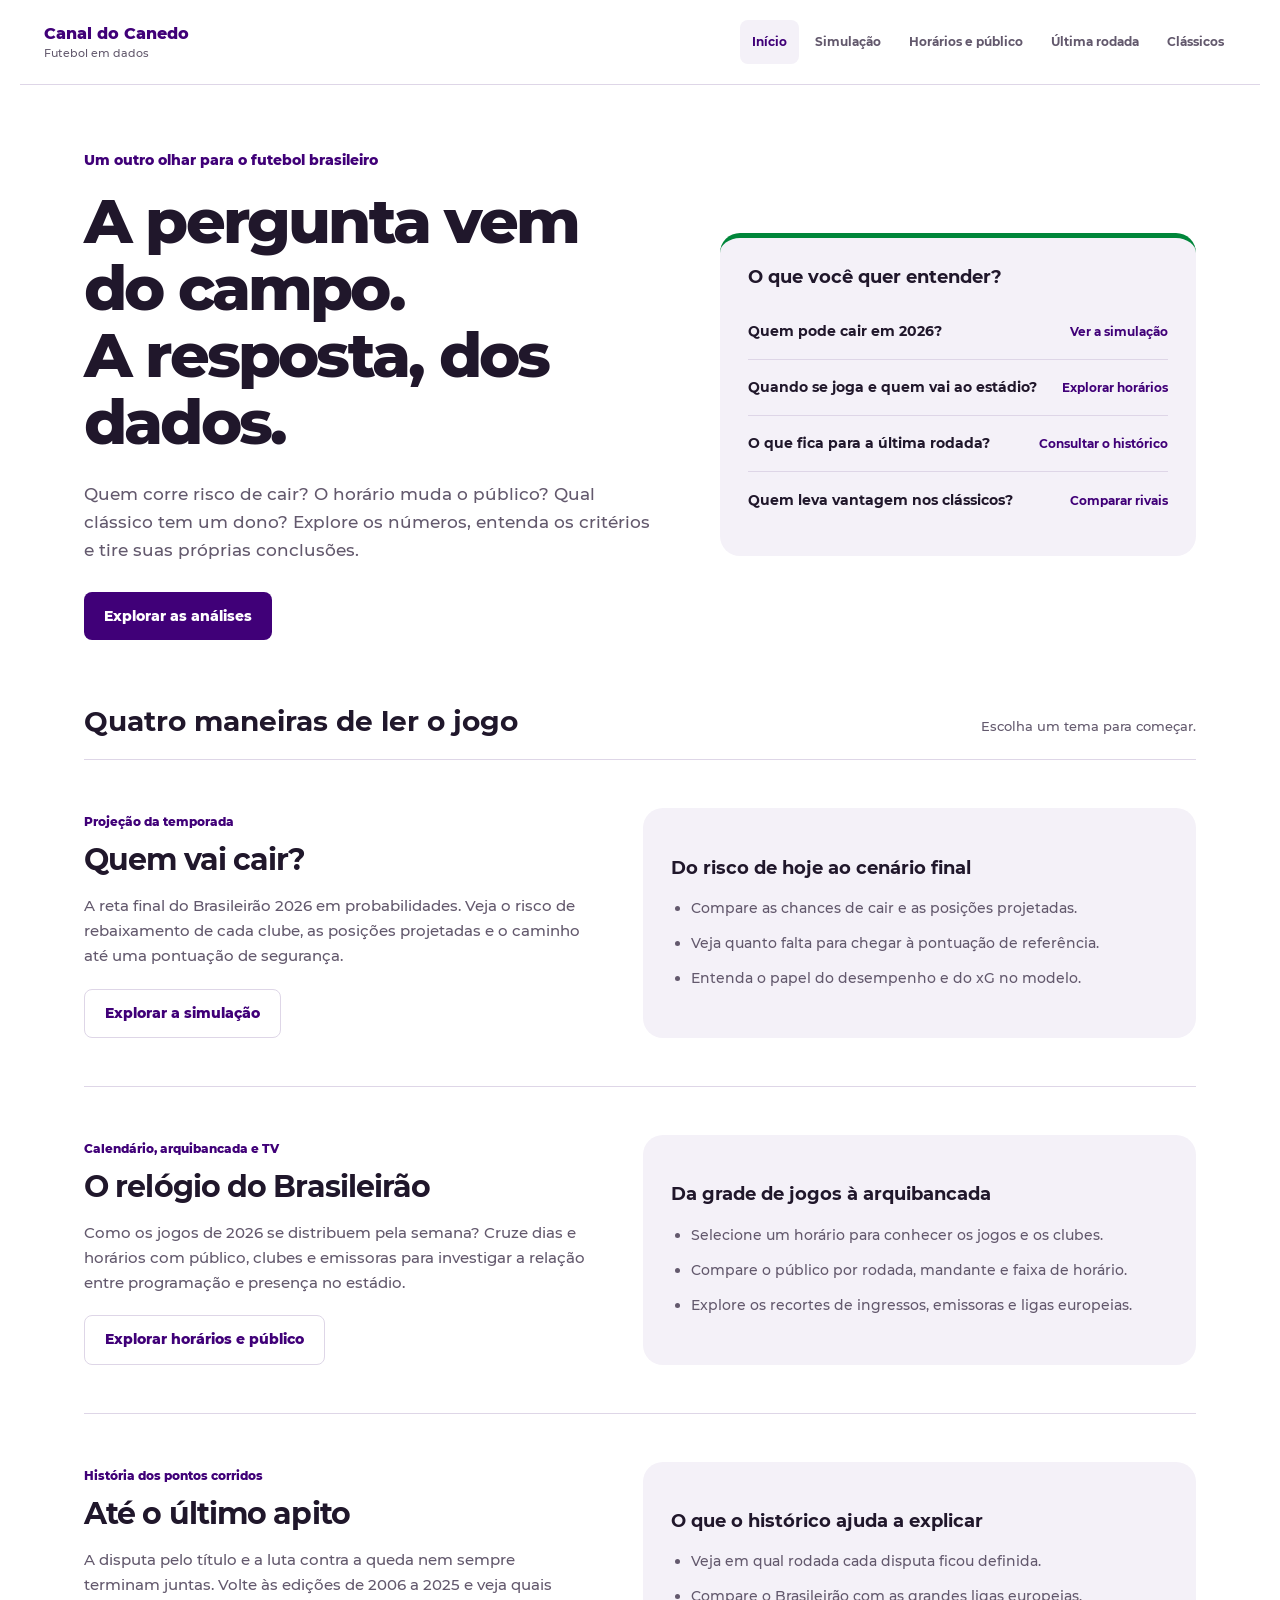
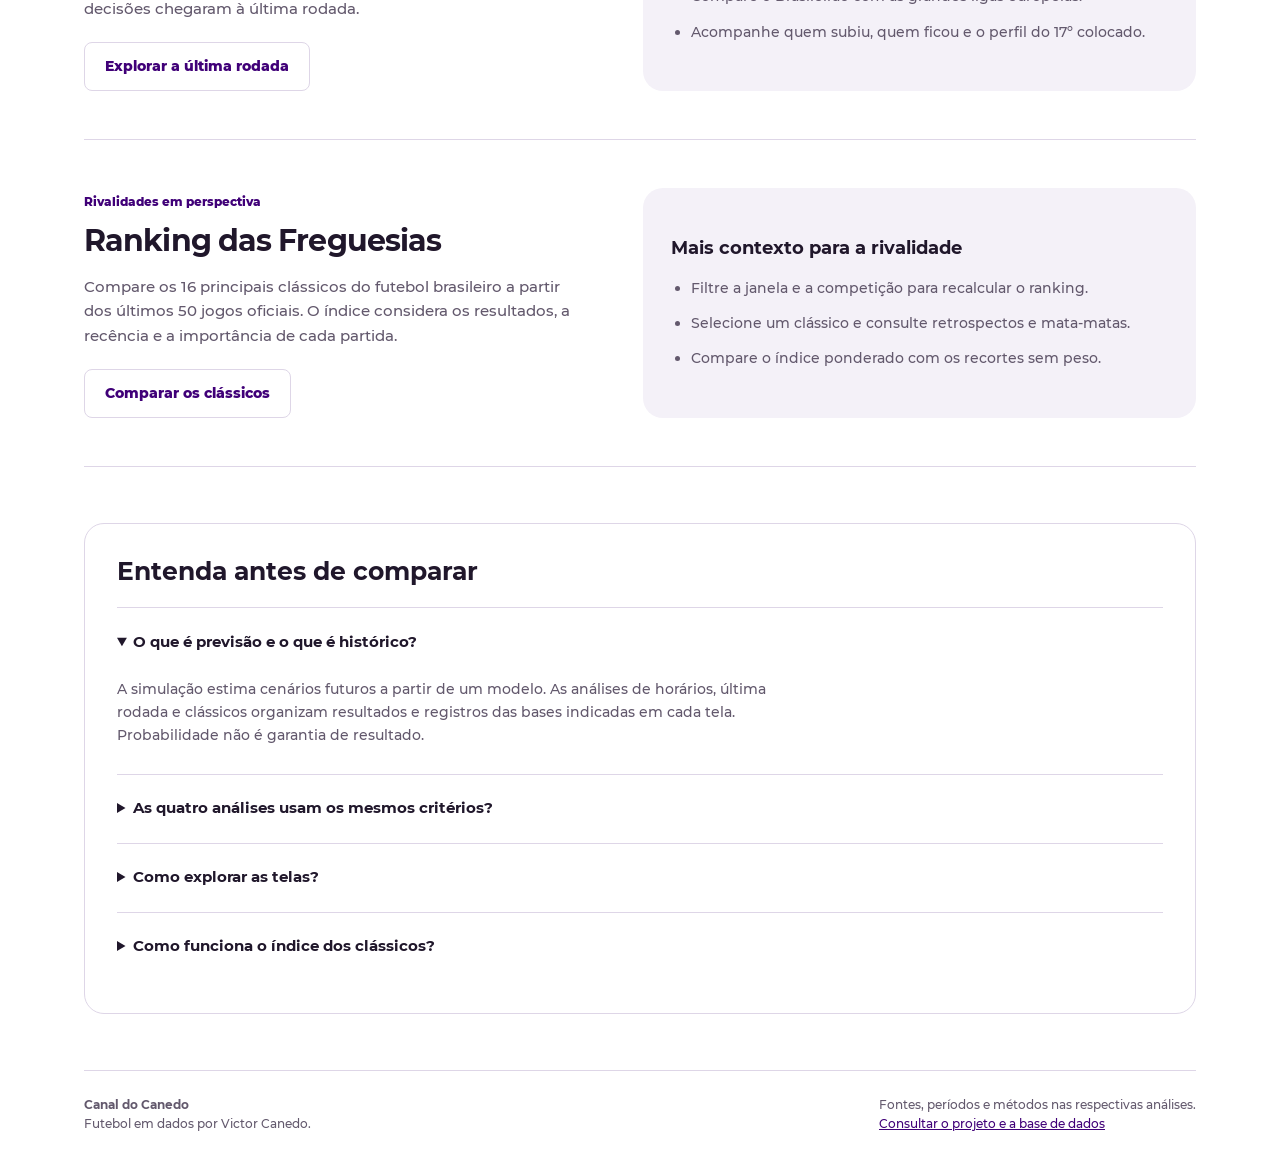
<file: index.html>
<!doctype html><html lang="pt-BR"><head><meta charset="utf-8"><meta name="viewport" content="width=device-width,initial-scale=1,viewport-fit=cover"><meta name="description" content="Explore as análises do Canal do Canedo: rebaixamento, horários e público, última rodada e clássicos do futebol brasileiro."><title>Futebol em dados | Canal do Canedo</title><link rel="stylesheet" href="assets/fonte.css"><link rel="stylesheet" href="assets/portal.css"></head><body class="portal-home"><a class="portal-skip" href="#conteudo">Pular para o conteúdo</a><div class="portal-bar"><a class="portal-brand" href="index.html">Canal do Canedo<span>Futebol em dados</span></a><nav class="portal-links" aria-label="Análises do canal"><a href="index.html" aria-current="page">Início</a><a href="simulacao.html">Simulação</a><a href="horarios.html">Horários e público</a><a href="ultima-rodada.html">Última rodada</a><a href="classicos.html">Clássicos</a></nav></div><main class="portal-main" id="conteudo"><section class="portal-hero" aria-labelledby="titulo"><div><p class="portal-eyebrow">Um outro olhar para o futebol brasileiro</p><h1 id="titulo">A pergunta vem do campo.<br>A resposta, dos dados.</h1><p class="portal-intro">Quem corre risco de cair? O horário muda o público? Qual clássico tem um dono? Explore os números, entenda os critérios e tire suas próprias conclusões.</p><a class="portal-button" href="#analises">Explorar as análises</a></div><aside class="portal-map" aria-label="Escolha uma pergunta"><h2>O que você quer entender?</h2><a href="simulacao.html">Quem pode cair em 2026?<span>Ver a simulação</span></a><a href="horarios.html">Quando se joga e quem vai ao estádio?<span>Explorar horários</span></a><a href="ultima-rodada.html">O que fica para a última rodada?<span>Consultar o histórico</span></a><a href="classicos.html">Quem leva vantagem nos clássicos?<span>Comparar rivais</span></a></aside></section><section id="analises" aria-labelledby="analises-titulo"><div class="portal-section-head"><h2 id="analises-titulo">Quatro maneiras de ler o jogo</h2><p>Escolha um tema para começar.</p></div><article class="portal-feature" id="simulacao"><div><span class="portal-tag">Projeção da temporada</span><h3>Quem vai cair?</h3><p>A reta final do Brasileirão 2026 em probabilidades. Veja o risco de rebaixamento de cada clube, as posições projetadas e o caminho até uma pontuação de segurança.</p><a class="portal-button portal-outline" href="simulacao.html">Explorar a simulação</a></div><div class="portal-preview"><strong>Do risco de hoje ao cenário final</strong><ul><li>Compare as chances de cair e as posições projetadas.</li><li>Veja quanto falta para chegar à pontuação de referência.</li><li>Entenda o papel do desempenho e do xG no modelo.</li></ul></div></article><article class="portal-feature" id="horarios"><div><span class="portal-tag">Calendário, arquibancada e TV</span><h3>O relógio do Brasileirão</h3><p>Como os jogos de 2026 se distribuem pela semana? Cruze dias e horários com público, clubes e emissoras para investigar a relação entre programação e presença no estádio.</p><a class="portal-button portal-outline" href="horarios.html">Explorar horários e público</a></div><div class="portal-preview"><strong>Da grade de jogos à arquibancada</strong><ul><li>Selecione um horário para conhecer os jogos e os clubes.</li><li>Compare o público por rodada, mandante e faixa de horário.</li><li>Explore os recortes de ingressos, emissoras e ligas europeias.</li></ul></div></article><article class="portal-feature" id="ultima-rodada"><div><span class="portal-tag">História dos pontos corridos</span><h3>Até o último apito</h3><p>A disputa pelo título e a luta contra a queda nem sempre terminam juntas. Volte às edições de 2006 a 2025 e veja quais decisões chegaram à última rodada.</p><a class="portal-button portal-outline" href="ultima-rodada.html">Explorar a última rodada</a></div><div class="portal-preview"><strong>O que o histórico ajuda a explicar</strong><ul><li>Veja em qual rodada cada disputa ficou definida.</li><li>Compare o Brasileirão com as grandes ligas europeias.</li><li>Acompanhe quem subiu, quem ficou e o perfil do 17º colocado.</li></ul></div></article><article class="portal-feature" id="classicos"><div><span class="portal-tag">Rivalidades em perspectiva</span><h3>Ranking das Freguesias</h3><p>Compare os 16 principais clássicos do futebol brasileiro a partir dos últimos 50 jogos oficiais. O índice considera os resultados, a recência e a importância de cada partida.</p><a class="portal-button portal-outline" href="classicos.html">Comparar os clássicos</a></div><div class="portal-preview"><strong>Mais contexto para a rivalidade</strong><ul><li>Filtre a janela e a competição para recalcular o ranking.</li><li>Selecione um clássico e consulte retrospectos e mata-matas.</li><li>Compare o índice ponderado com os recortes sem peso.</li></ul></div></article></section><section class="portal-guide" aria-labelledby="guia-titulo"><h2 id="guia-titulo">Entenda antes de comparar</h2><details open><summary>O que é previsão e o que é histórico?</summary><p>A simulação estima cenários futuros a partir de um modelo. As análises de horários, última rodada e clássicos organizam resultados e registros das bases indicadas em cada tela. Probabilidade não é garantia de resultado.</p></details><details><summary>As quatro análises usam os mesmos critérios?</summary><p>Cada tema tem sua própria base, período e método. Confira a data de atualização, os filtros e as explicações da análise antes de comparar números. Uma mudança de recorte pode mudar a conclusão.</p></details><details><summary>Como explorar as telas?</summary><p>Use a navegação no topo para mudar de assunto. Dentro de cada análise, selecione os filtros e os elementos interativos indicados na tela. Consulte a metodologia e as fontes para entender de onde vem cada número.</p></details><details><summary>Como funciona o índice dos clássicos?</summary><p>O índice mede o aproveitamento com pesos por recência e importância do jogo, além de um jogo extra para quem avança em cada mata-mata. A partir de 55, a classificação é vantagem clara; a partir de 65, freguesia. Os pesos completos estão na análise dos clássicos.</p></details></section><footer class="portal-footer"><div><strong>Canal do Canedo</strong><br>Futebol em dados por Victor Canedo.</div><div>Fontes, períodos e métodos nas respectivas análises.<br><a href="https://github.com/vcanedo88/ranking-classicos">Consultar o projeto e a base de dados</a></div></footer></main></body></html>
</file>
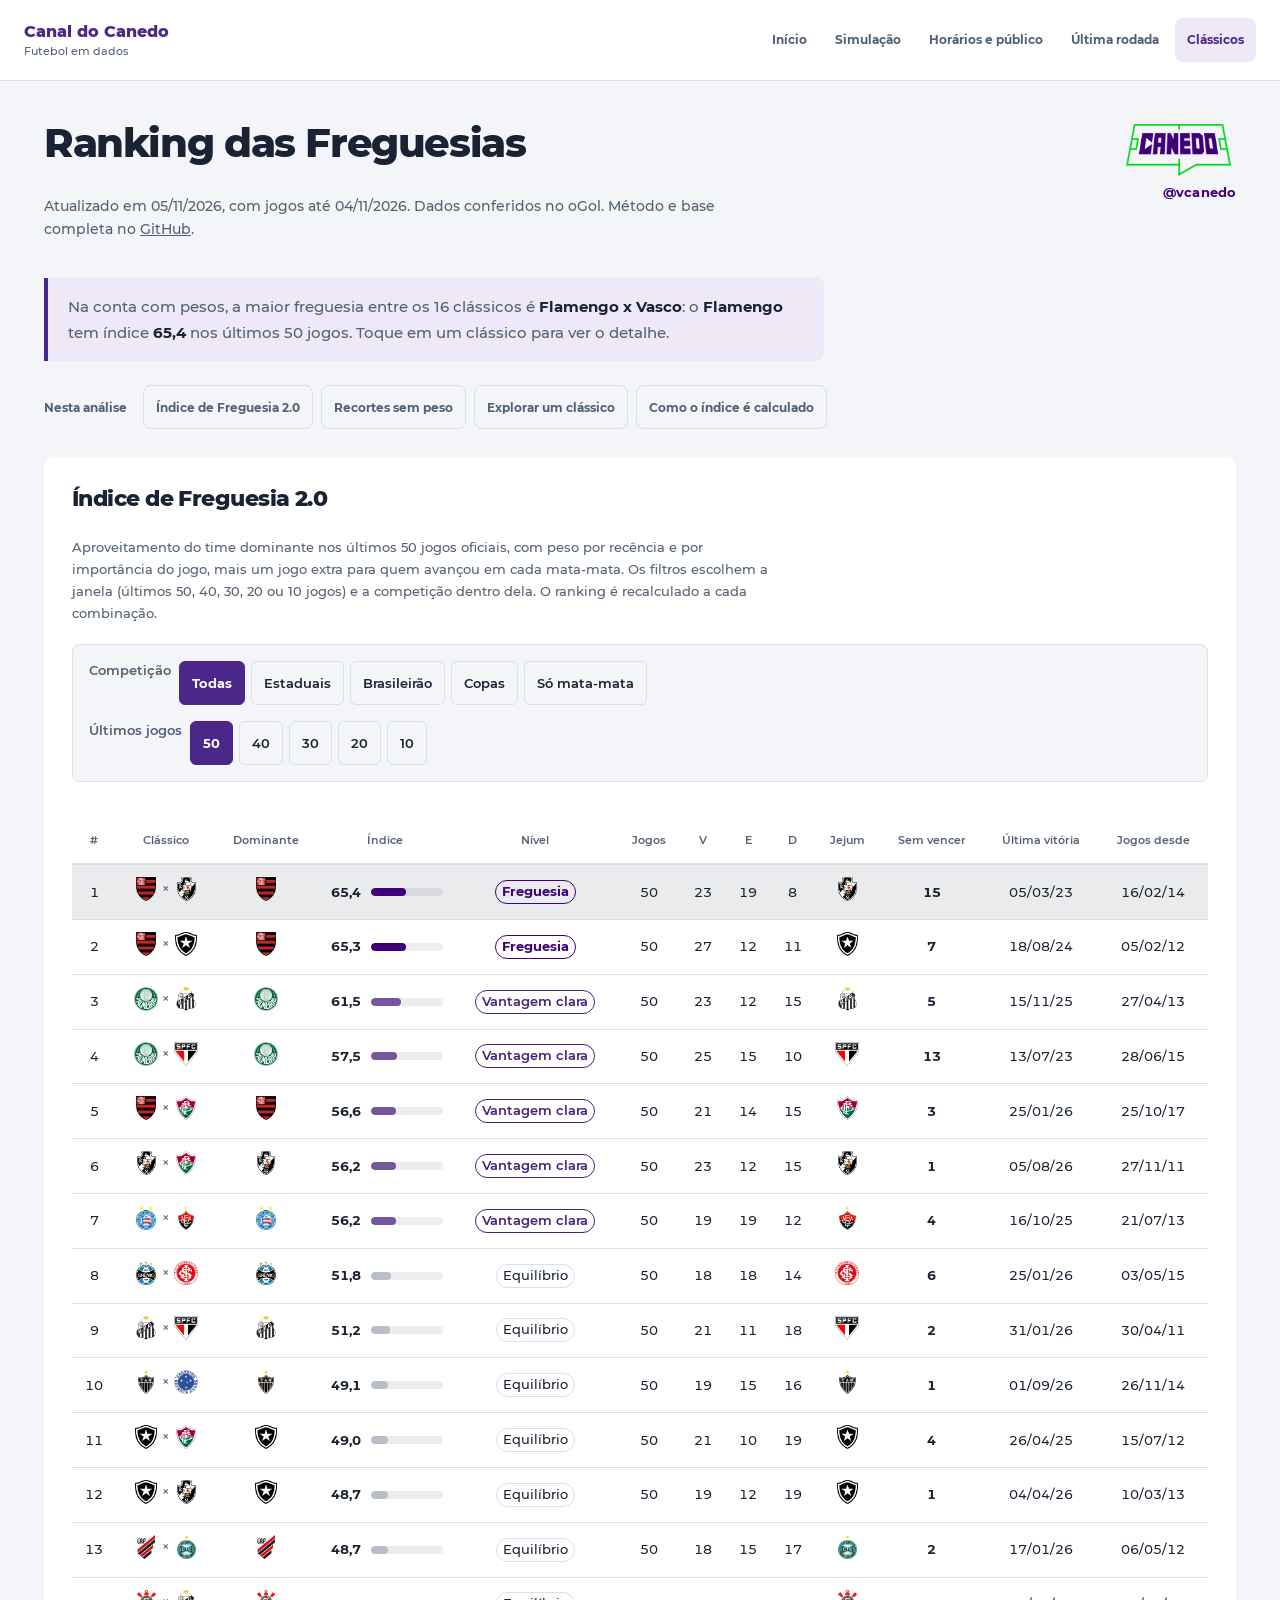
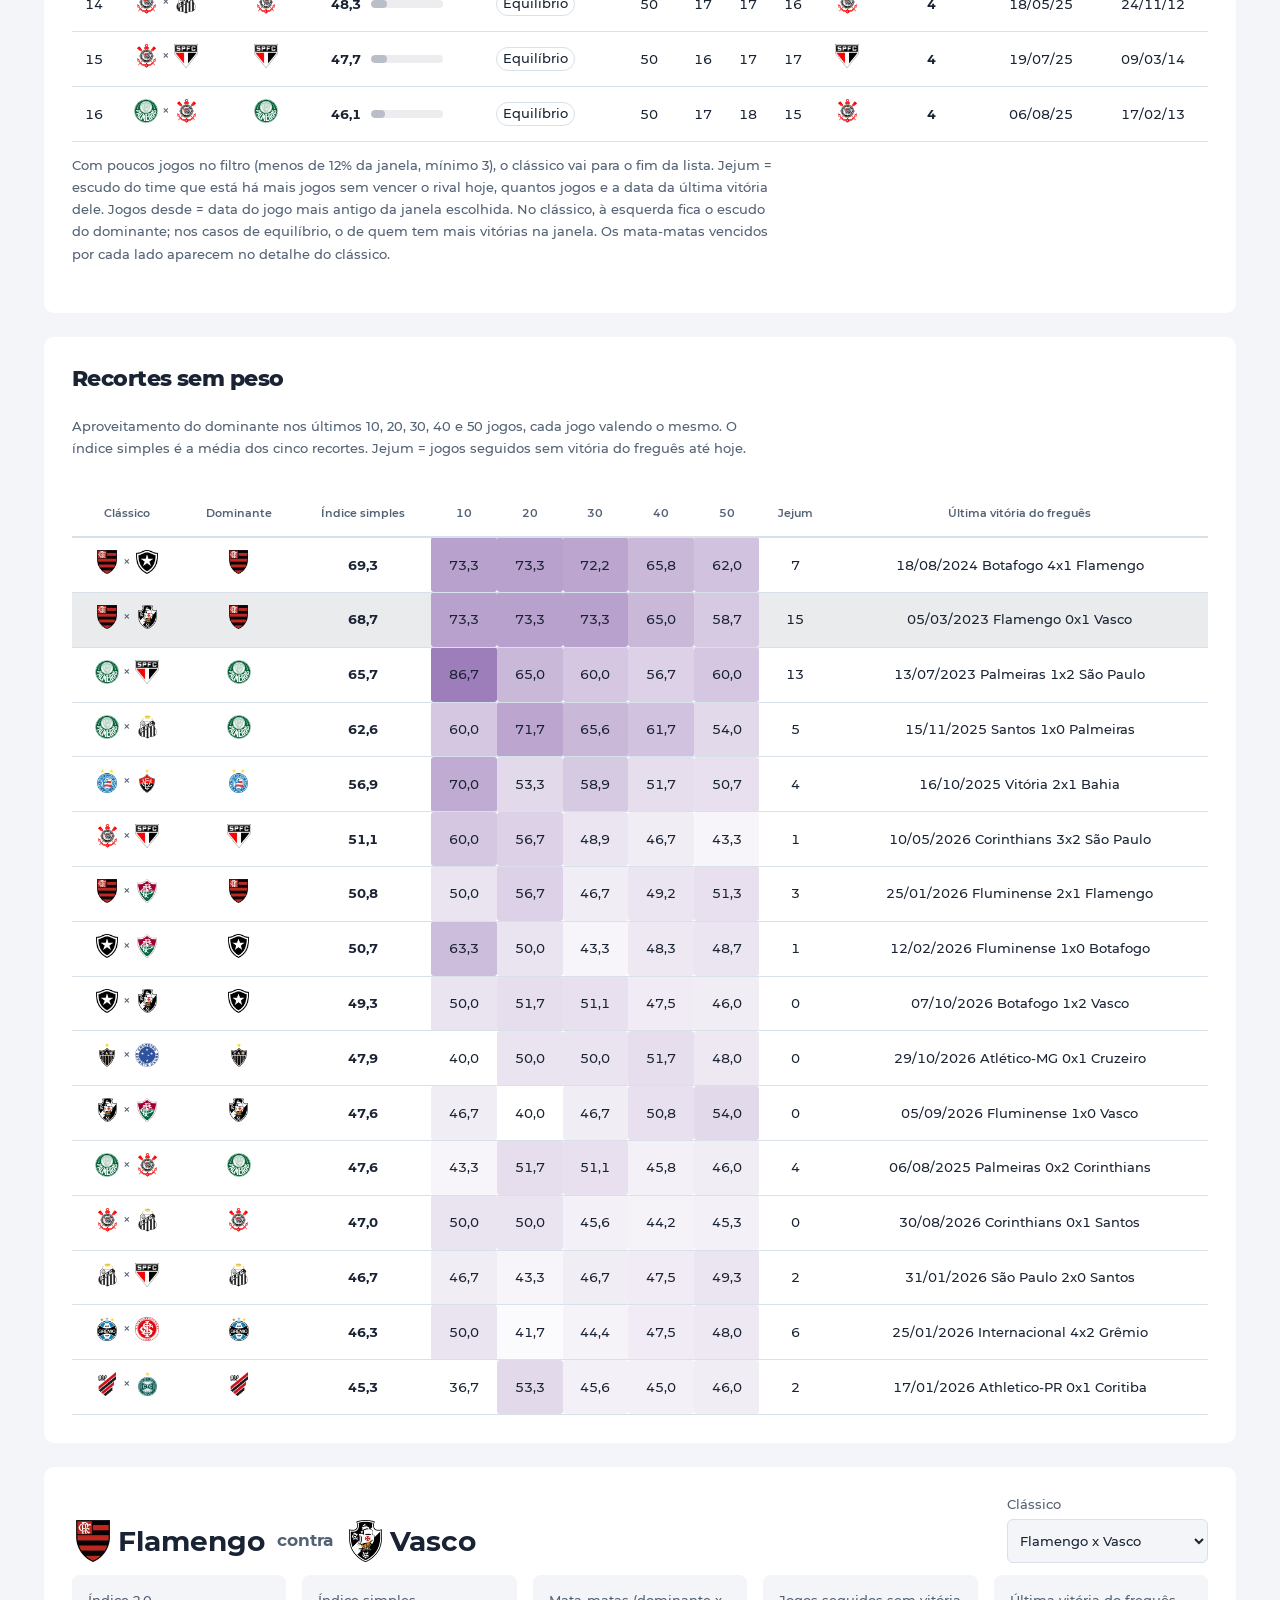
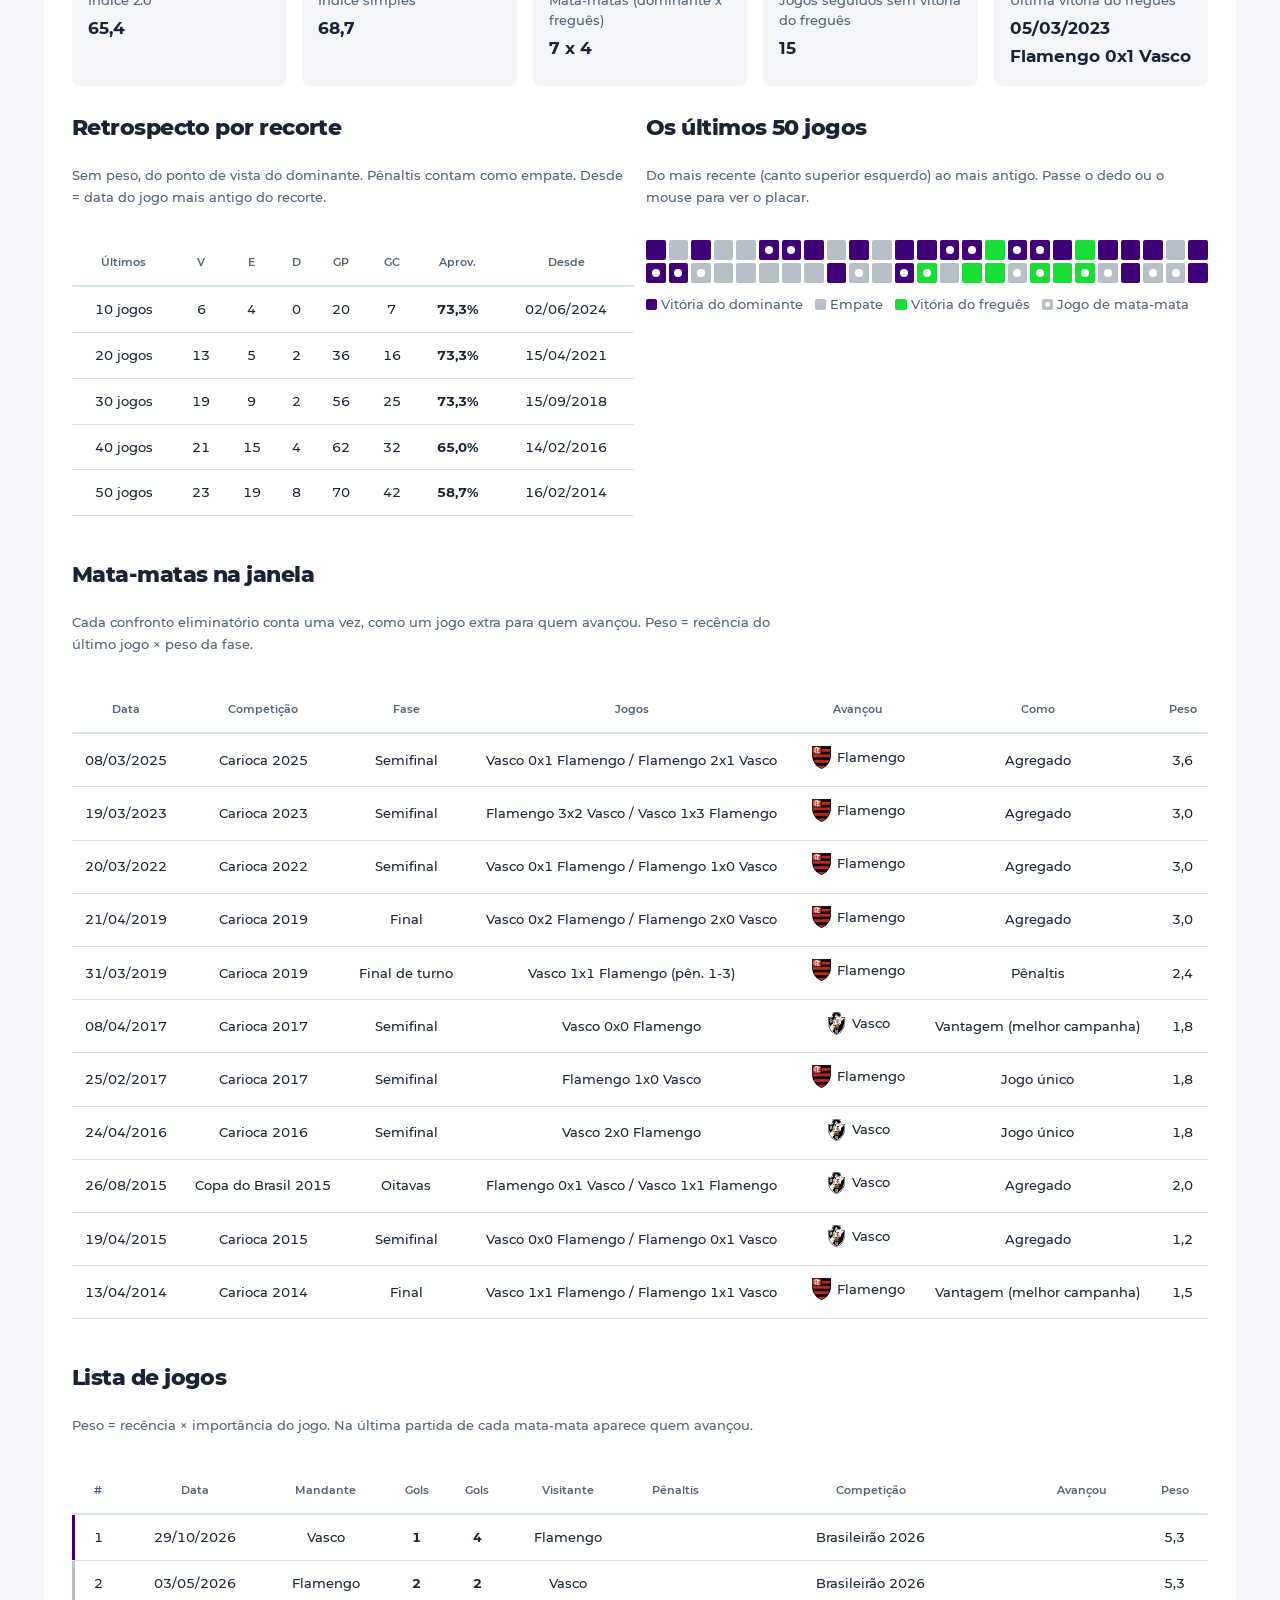
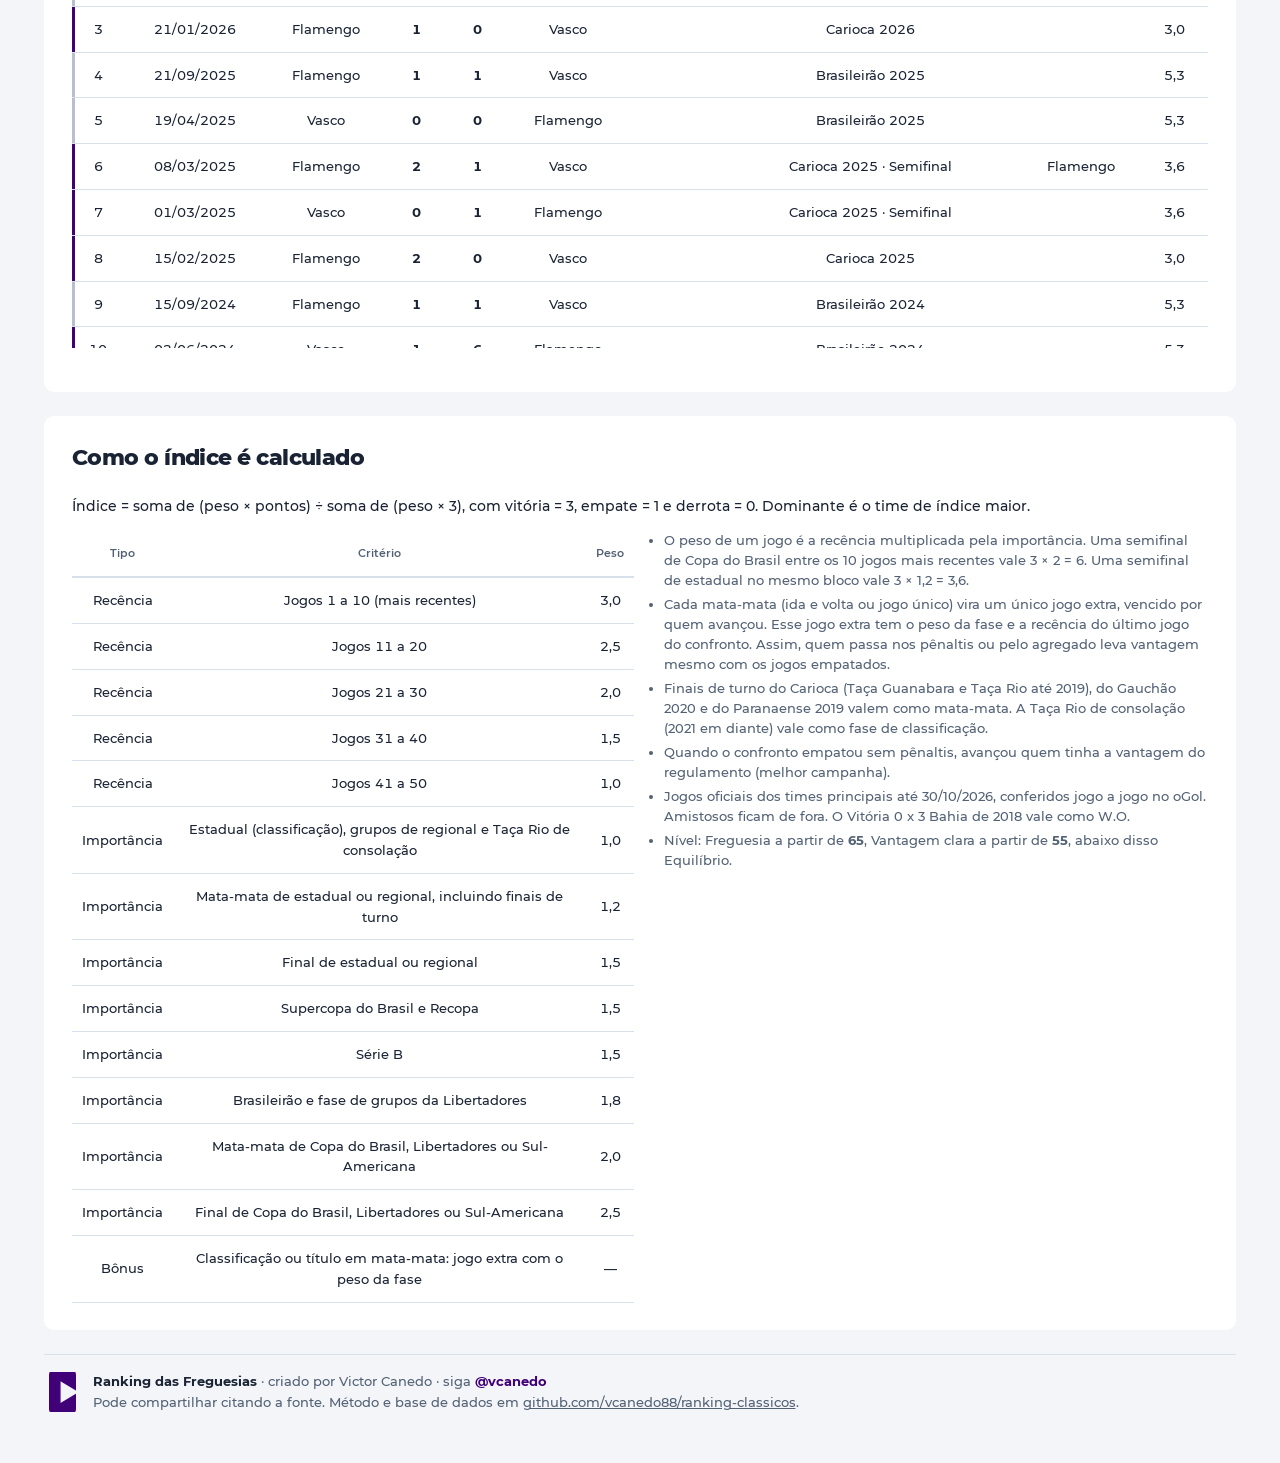
<file: classicos.html>
<!doctype html>
<html lang="pt-BR">
<head>
<meta charset="utf-8">
<meta name="viewport" content="width=device-width, initial-scale=1, viewport-fit=cover">
<title>Ranking das Freguesias</title>
<meta name="description" content="Índice de Freguesia 2.0 dos 16 principais clássicos do futebol brasileiro, com os últimos 50 jogos de cada um. Canal do Canedo.">
<link rel="stylesheet" href="assets/fonte.css">
<style>
:root {
  --color-bg: #f6f7f9; --color-panel: #ffffff; --color-fg: #16181d; --color-fg-muted: #5b6270; --color-border-line: #e2e5ea;
  --color-ok: #1a7f37; --color-warn: #b45309; --color-bad: #c2261c;
  --cds-chart-muted: #b9bfc9; --cds-surface-popover: #ffffff; --cds-border: #d5d9e0; --cds-text-secondary: #5b6270;
  --cds-shadow-popover: 0 6px 20px rgba(16, 24, 40, .14);
  --cds-gap-xs: 4px; --cds-gap-sm: 8px; --cds-gap-md: 12px; --cds-gap-lg: 20px; --cds-gap-xl: 28px;
  --cds-pad-xs: 4px; --cds-pad-sm: 8px; --cds-pad-md: 14px; --cds-pad-lg: 20px; --cds-radius: 8px;
  --cds-font-size-caption: 12.5px; --cds-font-size-body: 14px; --cds-font-size-heading: 17px; --cds-font-size-title: 28px;
  --cds-font-weight-medium: 600; --cds-dur-slow: 240ms;
  --font-anthropic-sans: system-ui, -apple-system, "Segoe UI", Roboto, sans-serif; --font-anthropic-serif: var(--font-anthropic-sans);
  --fg-c1: #1f6feb; --fg-c2: #e4572e;
  color-scheme: light;
}
@media (prefers-color-scheme: dark) {
  :root {
    --color-bg: #0f1115; --color-panel: #171a21; --color-fg: #eceef2; --color-fg-muted: #9aa3b2; --color-border-line: #2a2f3a;
    --color-ok: #3fb950; --color-warn: #e3a008; --color-bad: #f0645a;
    --cds-chart-muted: #4a5160; --cds-surface-popover: #1f232c; --cds-border: #343a46; --cds-text-secondary: #9aa3b2;
    --cds-shadow-popover: 0 6px 20px rgba(0, 0, 0, .5);
    --fg-c1: #4c8dff; --fg-c2: #ff7a59;
    color-scheme: dark;
  }
}
html, body { margin: 0; background: var(--color-bg); color: var(--color-fg); }
#dash-root { padding: 12px max(12px, env(safe-area-inset-right, 0px)) 24px max(12px, env(safe-area-inset-left, 0px)); }
.fg-rodape { margin: 0; font-size: var(--cds-font-size-caption); color: var(--color-fg-muted); font-family: 'Montserrat', var(--font-anthropic-sans); font-weight: 500; }
.fg-rodape a { color: inherit; }
</style>
<script>
/* Mini-runtime: carrega data/*.json e executa os desenhos marcados com data-draw */
window.dash = (() => {
  const store = {}, draws = {}, ids = ['ranking', 'recortes', 'jogos', 'indices', 'matamatas', 'pesos', 'meta'];
  const css = (v) => getComputedStyle(document.documentElement).getPropertyValue(v).trim();
  const api = {
    get colors() { return [css('--fg-c1') || '#1f6feb', css('--fg-c2') || '#e4572e']; },
    data(id) { return store[id] ? { status: 'ok', data: store[id] } : { status: 'loading', data: [] }; },
    draw(name, fn) { if (fn) draws[name] = fn; run(name); },
  };
  function run(name) {
    const fn = draws[name]; if (!fn) return;
    document.querySelectorAll('[data-draw="' + name + '"]').forEach((el) => { try { fn(el); } catch (e) { console.error(name, e); } });
  }
  const runAll = () => Object.keys(draws).forEach(run);
  Promise.all(ids.map((id) => fetch('data/' + id + '.json', { cache: 'no-cache' }).then((r) => r.json()).then((d) => { store[id] = d; })))
    .then(runAll).catch((e) => console.error('Falha ao carregar dados', e));
  matchMedia('(prefers-color-scheme: dark)').addEventListener('change', runAll);
  return api;
})();
</script>
<style>
.fg-page { --fg-font: 'Montserrat', var(--font-anthropic-sans); }
.fg-page { display: flex; flex-direction: column; gap: var(--cds-gap-xl); font-family: var(--fg-font); color: var(--color-fg); }
.fg-head { display: flex; flex-direction: column; gap: var(--cds-gap-sm); }
.fg-title { font-family: var(--fg-font); font-weight: 700; letter-spacing: -0.01em; font-size: var(--cds-font-size-title); margin: 0; text-wrap: balance; }
.fg-lede { margin: 0; font-size: var(--cds-font-size-body); color: var(--color-fg-muted); max-width: 72ch; }
.fg-page .fg-lede b { color: var(--color-fg); font-weight: 600; }
.fg-card { background: var(--color-panel); border: 1px solid var(--color-border-line); border-radius: var(--cds-radius); padding: var(--cds-pad-lg); display: flex; flex-direction: column; gap: var(--cds-gap-md); min-width: 0; }
.fg-h2 { margin: 0; font-size: var(--cds-font-size-heading); font-weight: var(--cds-font-weight-medium); }
.fg-note { margin: 0; font-size: var(--cds-font-size-caption); color: var(--color-fg-muted); max-width: 85ch; }
.fg-wrap { overflow-x: auto; min-width: 0; }
.fg-table { width: 100%; border-collapse: collapse; font-size: var(--cds-font-size-body); font-variant-numeric: tabular-nums; }
.fg-table th { text-align: center; font-weight: var(--cds-font-weight-medium); font-size: var(--cds-font-size-caption); color: var(--color-fg-muted); padding: var(--cds-pad-xs) var(--cds-pad-sm); border-bottom: 1px solid var(--color-border-line); white-space: nowrap; position: sticky; top: 0; background: var(--color-panel); z-index: 1; }
.fg-table td { padding: var(--cds-pad-xs) var(--cds-pad-sm); border-bottom: 1px solid var(--color-border-line); white-space: nowrap; vertical-align: middle; text-align: center; }
.fg-table td > .fg-team, .fg-table td > .fg-pair, .fg-table td > .fg-idx { justify-content: center; }
.fg-table .fg-num { text-align: center; }
.fg-click tbody tr { cursor: pointer; }
.fg-click tbody tr:hover td { background: color-mix(in srgb, var(--color-fg) 5%, transparent); }
.fg-click tbody tr.fg-on td { background: color-mix(in srgb, var(--color-fg) 9%, transparent); }
.fg-clas { display: flex; align-items: center; gap: var(--cds-gap-sm); font-weight: 600; }
.fg-pair { display: inline-flex; align-items: center; gap: 2px; flex: none; }
.fg-crest { width: 1.4rem; height: 1.4rem; object-fit: contain; display: block; }
.fg-team { display: inline-flex; align-items: center; gap: var(--cds-gap-xs); }
.fg-sr { position: absolute; width: 1px; height: 1px; overflow: hidden; clip: rect(0 0 0 0); white-space: nowrap; }
.fg-only .fg-crest { width: 1.6rem; height: 1.6rem; }
.fg-pair .fg-x { color: var(--color-fg-muted); font-size: var(--cds-font-size-caption); padding: 0 2px; }
.fg-controls { display: flex; flex-direction: column; gap: var(--cds-gap-sm); align-items: flex-end; }
.fg-ctl { display: flex; align-items: center; gap: var(--cds-gap-sm); flex-wrap: wrap; justify-content: flex-end; }
.fg-ctl > span { font-size: var(--cds-font-size-caption); color: var(--color-fg-muted); }
@media (max-width: 720px) { .fg-controls, .fg-ctl { align-items: flex-start; justify-content: flex-start; } }
.fg-idx { display: flex; align-items: center; gap: var(--cds-gap-sm); min-width: 9rem; }
.fg-idx-bar { flex: 1; height: 0.5rem; border-radius: var(--cds-radius); background: color-mix(in srgb, var(--color-fg) 8%, transparent); overflow: hidden; }
.fg-idx-bar i { display: block; height: 100%; border-radius: var(--cds-radius); }
.fg-idx-v { width: 2.6rem; text-align: center; font-weight: 600; }
.fg-heat { text-align: center; border-radius: 3px; }
.fg-pill { display: inline-block; padding: 1px var(--cds-pad-sm); border-radius: 999px; font-size: var(--cds-font-size-caption); border: 1px solid var(--color-border-line); }
.fg-pill--f { color: var(--color-bad); border-color: currentColor; font-weight: 600; }
.fg-pill--v { color: var(--color-warn); border-color: currentColor; }
.fg-pill--e { color: var(--color-fg-muted); }
.fg-sec { color: var(--color-fg-muted); font-size: var(--cds-font-size-caption); }
@media (max-width: 720px) { .fg-hide-n { display: none; } }
.fg-filters { display: flex; flex-wrap: wrap; gap: var(--cds-gap-xs); }
.fg-filters button { font: inherit; font-size: var(--cds-font-size-caption); color: var(--color-fg); background: transparent; border: 1px solid var(--color-border-line); border-radius: 999px; padding: var(--cds-pad-xs) var(--cds-pad-md); cursor: pointer; }
.fg-filters button[aria-pressed="true"] { background: var(--color-fg); color: var(--color-bg); border-color: var(--color-fg); }
.fg-filters button:focus-visible, .fg-detail-top select:focus-visible { outline: 2px solid var(--color-fg); outline-offset: 2px; }
.fg-card-top { display: flex; flex-wrap: wrap; align-items: flex-end; justify-content: space-between; gap: var(--cds-gap-md); }
.fg-card-top > div { display: flex; flex-direction: column; gap: var(--cds-gap-xs); min-width: 0; }
.fg-detail-top { display: flex; flex-wrap: wrap; align-items: end; justify-content: space-between; gap: var(--cds-gap-md); }
.fg-detail-top label { display: flex; flex-direction: column; gap: var(--cds-gap-xs); font-size: var(--cds-font-size-caption); color: var(--color-fg-muted); }
.fg-detail-top select { font: inherit; font-size: var(--cds-font-size-body); color: var(--color-fg); background: var(--color-bg); border: 1px solid var(--color-border-line); border-radius: var(--cds-radius); padding: var(--cds-pad-xs) var(--cds-pad-sm); max-width: 100%; }
.fg-vs { display: flex; flex-wrap: wrap; align-items: center; gap: var(--cds-gap-md); font-family: var(--fg-font); font-size: var(--cds-font-size-title); font-weight: 700; margin: 0; }
.fg-vs .fg-crest { width: 2.6rem; height: 2.6rem; }
.fg-vs-x { color: var(--color-fg-muted); font-size: var(--cds-font-size-heading); }
.fg-facts { display: grid; grid-template-columns: repeat(auto-fit, minmax(min(100%, 12rem), 1fr)); gap: var(--cds-gap-md); }
.fg-fact { display: flex; flex-direction: column; gap: var(--cds-gap-xs); }
.fg-fact span { font-size: var(--cds-font-size-caption); color: var(--color-fg-muted); }
.fg-fact strong { font-family: var(--fg-font); font-weight: 600; font-size: var(--cds-font-size-heading); }
.fg-grid2 { display: grid; grid-template-columns: repeat(auto-fit, minmax(min(100%, 24rem), 1fr)); gap: var(--cds-gap-md); }
.fg-strip { position: relative; display: grid; grid-template-columns: repeat(25, minmax(0, 1fr)); gap: 3px; min-height: 2.6rem; }
.fg-strip i { aspect-ratio: 1; border-radius: 2px; display: block; position: relative; }
.fg-strip i.fg-mm::after { content: ""; position: absolute; inset: 30%; border-radius: 50%; background: var(--color-panel); }
.fg-legend { display: flex; flex-wrap: wrap; gap: var(--cds-gap-md); font-size: var(--cds-font-size-caption); color: var(--color-fg-muted); margin: 0; }
.fg-legend span { display: inline-flex; align-items: center; gap: var(--cds-gap-xs); }
.fg-legend i { width: 0.7rem; height: 0.7rem; border-radius: 2px; display: inline-block; position: relative; }
.fg-legend i.fg-mm::after { content: ""; position: absolute; inset: 28%; border-radius: 50%; background: var(--color-panel); }
.fg-tip { position: absolute; z-index: 2; pointer-events: none; background: var(--cds-surface-popover); border: 1px solid var(--cds-border); border-radius: var(--cds-radius); box-shadow: var(--cds-shadow-popover); padding: var(--cds-pad-xs) var(--cds-pad-sm); font-size: var(--cds-font-size-caption); white-space: nowrap; }
.fg-tip em { display: block; font-style: normal; color: var(--cds-text-secondary); }
.fg-games { max-height: 30rem; overflow: auto; }
.fg-method { display: grid; grid-template-columns: repeat(auto-fit, minmax(min(100%, 22rem), 1fr)); gap: var(--cds-gap-md); }
.fg-list { margin: 0; padding-left: 1.1rem; display: flex; flex-direction: column; gap: var(--cds-gap-xs); font-size: var(--cds-font-size-caption); color: var(--color-fg-muted); }
.fg-formula { margin: 0; font-size: var(--cds-font-size-body); }
[data-dash-source-state=refreshing] { opacity: .5; transition: opacity var(--cds-dur-slow); }

/* Ajustes para caber em 4:3 (OBS) e leitura com Montserrat — pesos em três níveis */

.fg-page { font-weight: 500; gap: var(--cds-gap-lg); }
.fg-title { font-weight: 700; }
.fg-h2 { font-weight: 600; }
.fg-lede, .fg-note, .fg-list { font-weight: 500; }
.fg-page .fg-lede b { font-weight: 700; }
.fg-card { padding: var(--cds-pad-md); }
.fg-table th { white-space: normal; font-weight: 600; padding: var(--cds-pad-xs) 4px; line-height: 1.2; vertical-align: bottom; }
.fg-table td { font-weight: 500; padding: 3px 5px; }
.fg-table td.fg-sec { color: var(--color-fg); font-size: inherit; }
.fg-table td.fg-long { white-space: normal; min-width: 7rem; }
.fg-table td.fg-strong { font-weight: 700; }
.fg-idx { min-width: 6rem; gap: 6px; }
.fg-idx-v { font-weight: 700; width: 2.4rem; }
.fg-heat { font-weight: 500; }
.fg-pill { font-weight: 600; padding: 1px 6px; }
.fg-pill--f { font-weight: 700; }
.fg-pill--e { color: var(--color-fg); font-weight: 500; }
.fg-fact strong { font-weight: 700; }
.fg-vs { font-weight: 700; }
.fg-filters button { font-weight: 600; }
.fg-filters button[aria-pressed="true"] { font-weight: 700; }
.fg-ctl > span { font-weight: 600; }
.fg-only .fg-crest { width: 1.5rem; height: 1.5rem; }
.fg-grid2 > *, .fg-method > * { min-width: 0; }
.fg-method .fg-table td { white-space: normal; }

/* Marca Canedo */
.fg-page { --fg-roxo: light-dark(#400078, #b08cf0); --fg-verde: #16DE37; --fg-verde-txt: light-dark(#00AB48, #3fe06a); }
.fg-head { position: relative; padding-right: 180px; }
.fg-marca { position: absolute; top: 0; right: 0; display: flex; flex-direction: column; align-items: flex-end; gap: 4px; text-decoration: none; }
.fg-marca img { width: 150px; height: auto; display: block; }
.fg-marca span, .fg-selo span { font-weight: 700; font-size: var(--cds-font-size-caption); color: var(--fg-roxo); letter-spacing: .01em; }
.fg-title .fg-kw { color: var(--fg-roxo); }
.fg-selo { display: inline-flex; align-items: center; gap: 6px; user-select: none; }
.fg-selo img { height: 22px; width: auto; display: block; }
.fg-detail-right { display: flex; flex-direction: column; align-items: flex-end; gap: var(--cds-gap-sm); }
.fg-credito { display: flex; align-items: center; gap: var(--cds-gap-md); padding: var(--cds-pad-md) 0 0; border-top: 1px solid var(--color-border-line); font-size: var(--cds-font-size-caption); color: var(--color-fg-muted); font-weight: 500; }
.fg-credito img { height: 40px; width: auto; flex: none; }
.fg-credito b { color: var(--color-fg); font-weight: 700; }
.fg-credito .fg-at { color: var(--fg-roxo); font-weight: 700; }
.fg-credito a { color: inherit; }
.fg-pill--f { color: var(--fg-roxo); }
.fg-pill--v { color: color-mix(in srgb, var(--fg-roxo) 65%, var(--color-fg-muted)); }
@media (max-width: 640px) { .fg-head { padding-right: 0; } .fg-marca { position: static; align-items: flex-start; } .fg-detail-right { align-items: flex-start; } }
.fg-titlebar { display: flex; align-items: center; justify-content: space-between; gap: var(--cds-gap-md); flex-wrap: wrap; }
.fg-marca img, .fg-selo img, .fg-credito img { background: light-dark(transparent, #ffffff); padding: 3px 5px; border-radius: 6px; box-sizing: content-box; }
</style>
<link rel="stylesheet" href="assets/portal.css">
<link rel="stylesheet" href="assets/fonte.css">
<link rel="stylesheet" href="assets/analises.css">
</head>
<body class="analysis-page analysis-classicos"><div class="portal-bar"><a class="portal-brand" href="index.html">Canal do Canedo<span>Futebol em dados</span></a><nav class="portal-links" aria-label="Análises do canal"><a href="index.html">Início</a><a href="simulacao.html">Simulação</a><a href="horarios.html">Horários e público</a><a href="ultima-rodada.html">Última rodada</a><a href="classicos.html" aria-current="page">Clássicos</a></nav></div>
<div id="dash-root">


<div class="fg-page">
  <header class="fg-head">
    <div class="fg-marca" aria-label="Canedo, @vcanedo"><img src="assets/marca-logo.png" alt="Canedo"><span>@vcanedo</span></div>
    <h1 class="fg-title">Ranking das <span class="fg-kw">Freguesias</span></h1>
    <p class="fg-rodape">Atualizado em <span data-draw="meta-at">—</span>, com jogos até <span data-draw="meta-ult">—</span>. Dados conferidos no oGol. Método e base completa no <a href="https://github.com/vcanedo88/ranking-classicos">GitHub</a>.</p>
    <p class="fg-lede">Na conta com pesos, a maior freguesia entre os 16 clássicos é <b data-draw="top-clas" data-source="indices" data-field="classico">—</b>: o <b data-draw="top-dom" data-source="indices" data-field="dominante">—</b> tem índice <b data-draw="top-idx" data-source="indices" data-field="indice">—</b> nos últimos 50 jogos. Toque em um clássico para ver o detalhe.</p>
  </header><nav class="analysis-toc" aria-label="Nesta análise"><span>Nesta análise</span><a href="#ranking">Índice de Freguesia 2.0</a><a href="#recortes-simples">Recortes sem peso</a><a href="#detalhe">Explorar um clássico</a><a href="#metodo">Como o índice é calculado</a></nav>

  <section class="fg-card" id="ranking">
    <div class="fg-titlebar">
      <h2 class="fg-h2">Índice de Freguesia 2.0</h2>
      <div class="fg-selo"><img src="assets/marca-c.png" alt=""><span>@vcanedo</span></div>
    </div>
    <div class="fg-card-top">
      <div>
        <p class="fg-note">Aproveitamento do time dominante nos últimos 50 jogos oficiais, com peso por recência e por importância do jogo, mais um jogo extra para quem avançou em cada mata-mata. Os filtros escolhem a janela (últimos 50, 40, 30, 20 ou 10 jogos) e a competição dentro dela. O ranking é recalculado a cada combinação.</p>
      </div>
      <div class="fg-controls">
        <div class="fg-ctl"><span>Competição</span>
          <div class="fg-filters" role="group" aria-label="Competição">
            <button type="button" data-f="Todas" aria-pressed="true">Todas</button>
            <button type="button" data-f="Estaduais" aria-pressed="false">Estaduais</button>
            <button type="button" data-f="Brasileirão" aria-pressed="false">Brasileirão</button>
            <button type="button" data-f="Copas" aria-pressed="false">Copas</button>
            <button type="button" data-f="Mata-mata" aria-pressed="false">Só mata-mata</button>
          </div>
        </div>
        <div class="fg-ctl"><span>Últimos jogos</span>
          <div class="fg-filters" role="group" aria-label="Últimos jogos">
            <button type="button" data-j="50" aria-pressed="true">50</button>
            <button type="button" data-j="40" aria-pressed="false">40</button>
            <button type="button" data-j="30" aria-pressed="false">30</button>
            <button type="button" data-j="20" aria-pressed="false">20</button>
            <button type="button" data-j="10" aria-pressed="false">10</button>
          </div>
        </div>
      </div>
    </div>
    <div class="fg-wrap">
      <table class="fg-table fg-click" data-source="indices" data-row-key="classico,filtro,janela">
        <thead>
          <tr>
            <th data-field="pos">#</th>
            <th data-field="classico">Clássico</th>
            <th data-field="dominante">Dominante</th>
            <th data-field="indice">Índice</th>
            <th data-field="nivel">Nível</th>
            <th data-field="jogos" class="fg-num">Jogos</th>
            <th data-field="v" class="fg-num">V</th>
            <th data-field="e" class="fg-num">E</th>
            <th data-field="d" class="fg-num">D</th>
            <th data-field="jejum_time">Jejum</th>
            <th data-field="jejum_jogos" class="fg-num">Sem vencer</th>
            <th data-field="jejum_desde">Última vitória</th>
            <th data-field="inicio">Jogos desde</th>
          </tr>
        </thead>
        <tbody data-draw="rk"></tbody>
      </table>
    </div>
    <p class="fg-note">Com poucos jogos no filtro (menos de 12% da janela, mínimo 3), o clássico vai para o fim da lista. Jejum = escudo do time que está há mais jogos sem vencer o rival hoje, quantos jogos e a data da última vitória dele. Jogos desde = data do jogo mais antigo da janela escolhida. No clássico, à esquerda fica o escudo do dominante; nos casos de equilíbrio, o de quem tem mais vitórias na janela. Os mata-matas vencidos por cada lado aparecem no detalhe do clássico.</p>
  </section>

  <section class="fg-card" id="recortes-simples">
    <h2 class="fg-h2">Recortes sem peso</h2>
    <p class="fg-note">Aproveitamento do dominante nos últimos 10, 20, 30, 40 e 50 jogos, cada jogo valendo o mesmo. O índice simples é a média dos cinco recortes. Jejum = jogos seguidos sem vitória do freguês até hoje.</p>
    <div class="fg-wrap">
      <table class="fg-table fg-click" data-source="ranking" data-row-key="classico">
        <thead>
          <tr>
            <th data-field="classico">Clássico</th>
            <th data-field="dominante">Dominante</th>
            <th data-field="indice_simples" class="fg-num">Índice simples</th>
            <th data-field="ap10" class="fg-num">10</th>
            <th data-field="ap20" class="fg-num">20</th>
            <th data-field="ap30" class="fg-num">30</th>
            <th data-field="ap40" class="fg-num">40</th>
            <th data-field="ap50" class="fg-num">50</th>
            <th data-field="jejum" class="fg-num">Jejum</th>
            <th data-field="ult_vit_fregues" class="fg-hide-n">Última vitória do freguês</th>
          </tr>
        </thead>
        <tbody data-draw="simp"></tbody>
      </table>
    </div>
  </section>

  <section class="fg-card" id="detalhe">
    <div class="fg-detail-top">
      <p class="fg-vs" data-draw="d-vs" data-source="ranking">—</p>
      <div class="fg-detail-right">
        <div class="fg-selo"><img src="assets/marca-c.png" alt=""><span>@vcanedo</span></div>
        <label for="fg-sel">Clássico
          <select id="fg-sel" data-draw="sel" data-source="ranking" aria-label="Clássico"></select>
        </label>
      </div>
    </div>
    <div class="fg-facts">
      <div class="fg-fact"><span>Índice 2.0</span><strong data-draw="d-idx" data-source="ranking" data-field="indice">—</strong></div>
      <div class="fg-fact"><span>Índice simples</span><strong data-draw="d-simp" data-source="ranking" data-field="indice_simples">—</strong></div>
      <div class="fg-fact"><span>Mata-matas (dominante x freguês)</span><strong data-draw="d-mm" data-source="ranking" data-field="mata_matas">—</strong></div>
      <div class="fg-fact"><span>Jogos seguidos sem vitória do freguês</span><strong data-draw="d-jej" data-source="ranking" data-field="jejum">—</strong></div>
      <div class="fg-fact"><span>Última vitória do freguês</span><strong data-draw="d-ult" data-source="ranking" data-field="ult_vit_fregues">—</strong></div>
    </div>

    <div class="fg-grid2">
      <div class="fg-card">
        <h3 class="fg-h2">Retrospecto por recorte</h3>
        <p class="fg-note">Sem peso, do ponto de vista do dominante. Pênaltis contam como empate. Desde = data do jogo mais antigo do recorte.</p>
        <div class="fg-wrap">
          <table class="fg-table" data-source="recortes" data-row-key="classico,recorte">
            <thead>
              <tr>
                <th data-field="recorte">Últimos</th>
                <th data-field="v_dom" class="fg-num">V</th>
                <th data-field="empates" class="fg-num">E</th>
                <th data-field="v_fregues" class="fg-num">D</th>
                <th data-field="gols_dom" class="fg-num">GP</th>
                <th data-field="gols_fregues" class="fg-num">GC</th>
                <th data-field="aproveitamento" class="fg-num">Aprov.</th>
                <th data-field="desde">Desde</th>
              </tr>
            </thead>
            <tbody data-draw="rec"></tbody>
          </table>
        </div>
      </div>
      <div class="fg-card">
        <h3 class="fg-h2">Os últimos 50 jogos</h3>
        <p class="fg-note">Do mais recente (canto superior esquerdo) ao mais antigo. Passe o dedo ou o mouse para ver o placar.</p>
        <div class="fg-strip" data-draw="strip" data-source="jogos"></div>
        <p class="fg-legend"><span><i data-draw="lg-w"></i>Vitória do dominante</span><span><i data-draw="lg-e"></i>Empate</span><span><i data-draw="lg-d"></i>Vitória do freguês</span><span><i data-draw="lg-mm" class="fg-mm"></i>Jogo de mata-mata</span></p>
      </div>
    </div>

    <div class="fg-card">
      <h3 class="fg-h2">Mata-matas na janela</h3>
      <p class="fg-note">Cada confronto eliminatório conta uma vez, como um jogo extra para quem avançou. Peso = recência do último jogo × peso da fase.</p>
      <div class="fg-wrap">
        <table class="fg-table" data-source="matamatas" data-row-key="classico,data">
          <thead>
            <tr>
              <th data-field="data">Data</th>
              <th data-field="competicao">Competição</th>
              <th data-field="fase">Fase</th>
              <th data-field="jogos" class="fg-hide-n">Jogos</th>
              <th data-field="avancou">Avançou</th>
              <th data-field="como">Como</th>
              <th data-field="peso" class="fg-num">Peso</th>
            </tr>
          </thead>
          <tbody data-draw="mm"></tbody>
        </table>
      </div>
    </div>

    <div class="fg-card">
      <h3 class="fg-h2">Lista de jogos</h3>
      <p class="fg-note">Peso = recência × importância do jogo. Na última partida de cada mata-mata aparece quem avançou.</p>
      <div class="fg-wrap fg-games">
        <table class="fg-table" data-source="jogos" data-row-key="classico,n">
          <thead>
            <tr>
              <th data-field="n" class="fg-num">#</th>
              <th data-field="data">Data</th>
              <th data-field="mandante">Mandante</th>
              <th data-field="gm" class="fg-num">Gols</th>
              <th data-field="gv">Gols</th>
              <th data-field="visitante">Visitante</th>
              <th data-field="penaltis" class="fg-hide-n">Pênaltis</th>
              <th data-field="competicao" class="fg-hide-n">Competição</th>
              <th data-field="classificado" class="fg-hide-n">Avançou</th>
              <th data-field="peso" class="fg-num">Peso</th>
            </tr>
          </thead>
          <tbody data-draw="jg"></tbody>
        </table>
      </div>
    </div>
  </section>

  <section class="fg-card" id="metodo">
    <h2 class="fg-h2">Como o índice é calculado</h2>
    <p class="fg-formula">Índice = soma de (peso × pontos) ÷ soma de (peso × 3), com vitória = 3, empate = 1 e derrota = 0. Dominante é o time de índice maior.</p>
    <div class="fg-method">
      <div class="fg-wrap">
        <table class="fg-table" data-source="pesos" data-row-key="criterio">
          <thead>
            <tr>
              <th data-field="grupo">Tipo</th>
              <th data-field="criterio">Critério</th>
              <th data-field="peso" class="fg-num">Peso</th>
            </tr>
          </thead>
          <tbody data-draw="pesos"></tbody>
        </table>
      </div>
      <ul class="fg-list">
        <li>O peso de um jogo é a recência multiplicada pela importância. Uma semifinal de Copa do Brasil entre os 10 jogos mais recentes vale 3 × 2 = 6. Uma semifinal de estadual no mesmo bloco vale 3 × 1,2 = 3,6.</li>
        <li>Cada mata-mata (ida e volta ou jogo único) vira um único jogo extra, vencido por quem avançou. Esse jogo extra tem o peso da fase e a recência do último jogo do confronto. Assim, quem passa nos pênaltis ou pelo agregado leva vantagem mesmo com os jogos empatados.</li>
        <li>Finais de turno do Carioca (Taça Guanabara e Taça Rio até 2019), do Gauchão 2020 e do Paranaense 2019 valem como mata-mata. A Taça Rio de consolação (2021 em diante) vale como fase de classificação.</li>
        <li>Quando o confronto empatou sem pênaltis, avançou quem tinha a vantagem do regulamento (melhor campanha).</li>
        <li>Jogos oficiais dos times principais até 30/10/2026, conferidos jogo a jogo no oGol. Amistosos ficam de fora. O Vitória 0 x 3 Bahia de 2018 vale como W.O.</li>
        <li>Nível: Freguesia a partir de <b data-draw="t-f">—</b>, Vantagem clara a partir de <b data-draw="t-v">—</b>, abaixo disso Equilíbrio.</li>
      </ul>
    </div>
  </section>

  <footer class="fg-credito">
    <img src="assets/marca-c.png" alt="Canedo">
    <div><b>Ranking das Freguesias</b> · criado por Victor Canedo · siga <span class="fg-at">@vcanedo</span><br>Pode compartilhar citando a fonte. Método e base de dados em <a href="https://github.com/vcanedo88/ranking-classicos">github.com/vcanedo88/ranking-classicos</a>.</div>
  </footer>
</div>

<script src="assets/escudos.js"></script>
<script>
(() => {
  const LIMIAR_F = 65, LIMIAR_V = 55;
  const st = (window.fgState = window.fgState || { sel: null, filtro: 'Todas', janela: '50' });
  if (!st.janela) st.janela = '50';
  const num = (v) => (v === '' || v == null ? NaN : Number(v));
  const f1 = (v) => (isNaN(num(v)) ? '—' : num(v).toFixed(1).replace('.', ','));
  const pct = (v) => (isNaN(num(v)) ? '—' : f1(v) + '%');
  const br = (d) => (d ? d.slice(8, 10) + '/' + d.slice(5, 7) + '/' + d.slice(0, 4) : '—');
  const brc = (d) => (d ? d.slice(8, 10) + '/' + d.slice(5, 7) + '/' + d.slice(2, 4) : '—');
  const ok = (id) => { const d = dash.data(id); return d.status === 'ok' ? d.data : null; };
  const crest = (team, cls) => {
    const src = (window.fgEscudos || {})[team];
    if (!src) return document.createTextNode('');
    const im = document.createElement('img');
    im.src = src; im.alt = ''; im.className = 'fg-crest' + (cls ? ' ' + cls : ''); im.loading = 'lazy';
    return im;
  };
  const teamCell = (team) => { const s = document.createElement('span'); s.className = 'fg-team'; s.append(crest(team), document.createTextNode(team)); return s; };
  const crestOnly = (team) => { const s = document.createElement('span'); s.className = 'fg-team fg-only'; const im = crest(team); if (im.setAttribute) { im.setAttribute('title', team); } const t = document.createElement('span'); t.className = 'fg-sr'; t.textContent = team; s.append(im, t); return s; };
  const pairOnly = (a, b, label) => { const s = document.createElement('span'); s.className = 'fg-pair fg-only'; s.setAttribute('title', label); const x = document.createElement('span'); x.className = 'fg-x'; x.textContent = '×'; const t = document.createElement('span'); t.className = 'fg-sr'; t.textContent = label; s.append(crest(a), x, crest(b), t); return s; };
  const sel = () => {
    const rk = ok('ranking');
    if (!rk || !rk.length) return null;
    if (!st.sel) { const ix = ok('indices'); const t = ix && ix.find((r) => r.filtro === 'Todas' && String(r.janela) === '50' && String(r.pos) === '1'); st.sel = t ? t.classico : rk[0].classico; }
    return rk.find((r) => r.classico === st.sel) || rk[0];
  };
  const heat = (v) => {
    const x = num(v);
    if (isNaN(x)) return 'transparent';
    const t = Math.max(0, Math.min(1, (x - 40) / 50));
    return `color-mix(in srgb, var(--fg-roxo) ${Math.round(t * 55)}%, transparent)`;
  };
  const nivelPill = (n) => { const p = document.createElement('span'); p.className = 'fg-pill ' + (n === 'Freguesia' ? 'fg-pill--f' : n === 'Vantagem clara' ? 'fg-pill--v' : 'fg-pill--e'); p.textContent = n; return p; };
  const idxCell = (v) => {
    const box = document.createElement('div'); box.className = 'fg-idx';
    const s = document.createElement('span'); s.className = 'fg-idx-v'; s.textContent = f1(v);
    const bar = document.createElement('div'); bar.className = 'fg-idx-bar';
    const fill = document.createElement('i'); const x = num(v);
    fill.style.width = (isNaN(x) ? 0 : Math.max(0, Math.min(100, ((x - 33.3) / (100 - 33.3)) * 100))) + '%';
    fill.style.background = x >= LIMIAR_F ? 'var(--fg-roxo)' : x >= LIMIAR_V ? 'color-mix(in srgb, var(--fg-roxo) 55%, var(--cds-chart-muted))' : 'var(--cds-chart-muted)';
    bar.appendChild(fill); box.append(s, bar); return box;
  };
  const ALL = ['top-clas', 'top-dom', 'top-idx', 'rk', 'simp', 'sel', 'd-vs', 'd-idx', 'd-simp', 'd-mm', 'd-jej', 'd-ult', 'rec', 'strip', 'mm', 'jg'];
  const redraw = () => ALL.forEach((n) => dash.draw(n));
  const pick = (name, scroll) => { st.sel = name; redraw(); if (scroll) { const d = document.getElementById('detalhe'); if (d) d.scrollIntoView({ behavior: 'smooth', block: 'start' }); } };

  // Filtro por competição (botões fixos no HTML)
  const syncBtns = () => document.querySelectorAll('.fg-filters button').forEach((x) => {
    if (x.dataset.f) x.setAttribute('aria-pressed', String(x.dataset.f === st.filtro));
    if (x.dataset.j) x.setAttribute('aria-pressed', String(x.dataset.j === st.janela));
  });
  syncBtns();
  document.querySelectorAll('.fg-filters button').forEach((b) => {
    b.addEventListener('click', () => {
      if (b.dataset.f) st.filtro = b.dataset.f;
      if (b.dataset.j) st.janela = b.dataset.j;
      syncBtns();
      dash.draw('rk');
    });
  });

  // Cabeçalho: 1º lugar no filtro "Todas"
  const topRow = () => { const ix = ok('indices'); return ix ? ix.find((r) => r.filtro === 'Todas' && String(r.janela) === '50' && String(r.pos) === '1') : null; };
  const topDraw = (name, fn) => dash.draw(name, (el) => {
    const r = topRow(); el.textContent = r ? fn(r) : '—';
    if (r) el.setAttribute('data-where', 'classico=' + encodeURIComponent(r.classico) + '&filtro=Todas&janela=50');
  });
  topDraw('top-clas', (r) => r.classico);
  topDraw('top-dom', (r) => r.dominante);
  topDraw('top-idx', (r) => f1(r.indice));

  // Ranking 2.0 (com filtro)
  dash.draw('rk', (tb) => {
    const ix = ok('indices');
    tb.replaceChildren();
    if (!ix) return;
    const cur = sel();
    for (const r of ix.filter((x) => x.filtro === st.filtro && String(x.janela) === st.janela)) {
      const tr = document.createElement('tr');
      tr.dataset.key = encodeURIComponent(r.classico) + ',' + encodeURIComponent(r.filtro) + ',' + encodeURIComponent(r.janela);
      if (cur && r.classico === cur.classico) tr.className = 'fg-on';
      const td = (child, cls) => { const c = document.createElement('td'); if (typeof child === 'string' || typeof child === 'number') c.textContent = child; else c.appendChild(child); if (cls) c.className = cls; tr.appendChild(c); return c; };
      td(String(r.pos), 'fg-sec');
      const rk = (ok('ranking') || []).find((x) => x.classico === r.classico);
      const leftR = (r.nivel === 'Equilíbrio' && num(r.d) > num(r.v)) ? r.fregues : r.dominante;
      const rightR = leftR === r.dominante ? r.fregues : r.dominante;
      td(pairOnly(leftR, rightR, r.classico));
      td(crestOnly(r.dominante));
      td(idxCell(r.indice));
      td(nivelPill(r.nivel));
      td(String(r.jogos), 'fg-num'); td(String(r.v), 'fg-num'); td(String(r.e), 'fg-num'); td(String(r.d), 'fg-num');
      td(crestOnly(r.jejum_time)); td(String(r.jejum_jogos), 'fg-num fg-strong'); td(brc(r.jejum_desde), 'fg-sec'); td(brc(r.inicio), 'fg-sec');
      if (r.poucos === 'S') tr.style.opacity = '0.55';
      tr.addEventListener('click', () => pick(r.classico, true));
      tb.appendChild(tr);
    }
  });

  // Recortes sem peso
  dash.draw('simp', (tb) => {
    const rk = ok('ranking');
    tb.replaceChildren();
    if (!rk) return;
    const cur = sel();
    const rows = [...rk].sort((a, b) => num(b.indice_simples) - num(a.indice_simples));
    for (const r of rows) {
      const tr = document.createElement('tr');
      tr.dataset.key = r.classico;
      if (cur && r.classico === cur.classico) tr.className = 'fg-on';
      const td = (child, cls) => { const c = document.createElement('td'); if (typeof child === 'string') c.textContent = child; else c.appendChild(child); if (cls) c.className = cls; tr.appendChild(c); return c; };
      const camp = String(r.campanha50 || '').match(/(\d+)V\s+(\d+)E\s+(\d+)D/);
      const leftS = (r.nivel === 'Equilíbrio' && camp && Number(camp[3]) > Number(camp[1])) ? r.fregues : r.dominante;
      td(pairOnly(leftS, leftS === r.dominante ? r.fregues : r.dominante, r.classico));
      td(crestOnly(r.dominante));
      td(f1(r.indice_simples), 'fg-num fg-strong');
      for (const k of ['ap10', 'ap20', 'ap30', 'ap40', 'ap50']) { const c = td(f1(r[k]), 'fg-heat'); c.style.background = heat(r[k]); }
      td(String(r.jejum), 'fg-num');
      td(r.ult_vit_fregues, 'fg-hide-n fg-long');
      tr.addEventListener('click', () => pick(r.classico, true));
      tb.appendChild(tr);
    }
  });

  // Seletor
  dash.draw('sel', (s) => {
    const rk = ok('ranking') || [];
    s.replaceChildren(...rk.map((r) => new Option(r.classico, r.classico)));
    const cur = sel(); if (cur) s.value = cur.classico;
    s.onchange = () => pick(s.value, false);
  });

  const textDraw = (name, fn) => dash.draw(name, (el) => {
    const r = sel();
    el.textContent = r ? fn(r) : '—';
    if (r) el.setAttribute('data-where', 'classico=' + encodeURIComponent(r.classico));
  });
  dash.draw('d-vs', (el) => {
    const r = sel();
    el.replaceChildren();
    if (!r) { el.textContent = '—'; return; }
    el.setAttribute('data-where', 'classico=' + encodeURIComponent(r.classico));
    const a = document.createElement('span'); a.className = 'fg-team'; a.append(crest(r.dominante), document.createTextNode(r.dominante));
    const x = document.createElement('span'); x.className = 'fg-vs-x'; x.textContent = 'contra';
    const b = document.createElement('span'); b.className = 'fg-team'; b.append(crest(r.fregues), document.createTextNode(r.fregues));
    el.append(a, x, b);
  });
  textDraw('d-idx', (r) => f1(r.indice));
  textDraw('d-simp', (r) => f1(r.indice_simples));
  textDraw('d-mm', (r) => r.mata_matas);
  textDraw('d-jej', (r) => String(r.jejum));
  textDraw('d-ult', (r) => r.ult_vit_fregues || '—');

  // Recortes do clássico escolhido
  dash.draw('rec', (tb) => {
    const rc = ok('recortes'); const cur = sel();
    tb.replaceChildren();
    if (!rc || !cur) return;
    for (const r of rc.filter((x) => x.classico === cur.classico)) {
      const tr = document.createElement('tr');
      tr.dataset.key = encodeURIComponent(r.classico) + ',' + encodeURIComponent(r.recorte);
      [r.recorte + ' jogos', r.v_dom, r.empates, r.v_fregues, r.gols_dom, r.gols_fregues, pct(r.aproveitamento), br(r.desde)].forEach((t, i) => {
        const c = document.createElement('td'); c.textContent = t; if (i > 0 && i < 7) c.className = i === 6 ? 'fg-num fg-strong' : 'fg-num'; tr.appendChild(c);
      });
      tb.appendChild(tr);
    }
  });

  // Faixa dos 50 jogos
  const outcome = (g, dom) => {
    const gm = num(g.gm), gv = num(g.gv);
    if (gm === gv) return 'e';
    const w = gm > gv ? g.mandante : g.visitante;
    return w === dom ? 'w' : 'd';
  };
  const colorOf = { w: () => 'var(--fg-roxo)', e: () => 'var(--cds-chart-muted)', d: () => 'var(--fg-verde)' };
  ['w', 'e', 'd'].forEach((k) => dash.draw('lg-' + k, (el) => { el.style.background = colorOf[k](); }));
  dash.draw('lg-mm', (el) => { el.style.background = 'var(--cds-chart-muted)'; });
  dash.draw('strip', (el) => {
    const jg = ok('jogos'); const cur = sel();
    el.replaceChildren();
    if (!jg || !cur) return;
    const tip = document.createElement('div'); tip.className = 'fg-tip'; tip.hidden = true;
    for (const g of jg.filter((x) => x.classico === cur.classico)) {
      const i = document.createElement('i');
      i.style.background = colorOf[outcome(g, cur.dominante)]();
      if (g.mata_mata === 'S') i.className = 'fg-mm';
      const pen = g.penaltis ? ` (pên. ${g.penaltis})` : '';
      i.setAttribute('aria-label', `${br(g.data)}: ${g.mandante} ${g.gm} x ${g.gv} ${g.visitante}${pen}`);
      const show = () => {
        tip.replaceChildren();
        const em = document.createElement('em'); em.textContent = br(g.data) + ' · ' + g.competicao;
        const s = document.createElement('span'); s.textContent = `${g.mandante} ${g.gm} x ${g.gv} ${g.visitante}${pen}`;
        tip.append(em, s);
        if (g.classificado) { const c = document.createElement('em'); c.textContent = 'Avançou: ' + g.classificado; tip.appendChild(c); }
        tip.hidden = false;
        const W = el.clientWidth, x = i.offsetLeft + i.offsetWidth / 2;
        tip.style.top = (i.offsetTop + i.offsetHeight + 6) + 'px';
        tip.style.left = '0px';
        const tw = tip.offsetWidth;
        tip.style.left = Math.max(0, Math.min(W - tw, x - tw / 2)) + 'px';
      };
      i.addEventListener('pointerenter', show);
      i.addEventListener('pointerdown', show);
      i.addEventListener('pointerleave', () => { tip.hidden = true; });
      el.appendChild(i);
    }
    el.appendChild(tip);
  });

  // Lista de jogos
  dash.draw('jg', (tb) => {
    const jg = ok('jogos'); const cur = sel();
    tb.replaceChildren();
    if (!jg || !cur) return;
    for (const g of jg.filter((x) => x.classico === cur.classico)) {
      const tr = document.createElement('tr');
      tr.dataset.key = encodeURIComponent(g.classico) + ',' + encodeURIComponent(g.n);
      const o = outcome(g, cur.dominante);
      [g.n, br(g.data), g.mandante, g.gm, g.gv, g.visitante, g.penaltis, g.competicao, g.classificado, f1(g.peso)].forEach((t, i) => {
        const c = document.createElement('td'); c.textContent = t;
        if (i === 0 || i === 9) c.className = 'fg-num';
        if (i === 3 || i === 4) c.className = 'fg-num fg-strong';
        if (i === 6 || i === 8) c.className = 'fg-hide-n';
        if (i === 7) c.className = 'fg-hide-n fg-long';
        tr.appendChild(c);
      });
      tr.firstChild.style.boxShadow = `inset 3px 0 0 ${colorOf[o]()}`;
      tb.appendChild(tr);
    }
  });

  // Mata-matas do clássico escolhido
  const COMO = { agregado: 'Agregado', 'pênaltis': 'Pênaltis', vantagem: 'Vantagem (melhor campanha)', jogo: 'Jogo único' };
  dash.draw('mm', (tb) => {
    const mm = ok('matamatas'); const cur = sel();
    tb.replaceChildren();
    if (!mm || !cur) return;
    for (const r of mm.filter((x) => x.classico === cur.classico)) {
      const tr = document.createElement('tr');
      tr.dataset.key = encodeURIComponent(r.classico) + ',' + encodeURIComponent(r.data);
      const cells = [br(r.data), r.competicao, r.fase, r.jogos, null, COMO[r.como] || r.como, f1(r.peso)];
      cells.forEach((t, i) => {
        const c = document.createElement('td');
        if (i === 4) c.appendChild(teamCell(r.avancou)); else c.textContent = t;
        if (i === 3) c.className = 'fg-hide-n fg-long';
        if (i === 1) c.className = 'fg-long';
        if (i === 6) c.className = 'fg-num';
        tr.appendChild(c);
      });
      tb.appendChild(tr);
    }
  });

  // Pesos
  dash.draw('pesos', (tb) => {
    const p = ok('pesos');
    tb.replaceChildren();
    if (!p) return;
    for (const r of p) {
      const tr = document.createElement('tr');
      [r.grupo, r.criterio, f1(r.peso)].forEach((t, i) => { const c = document.createElement('td'); c.textContent = t; if (i === 2) c.className = 'fg-num'; if (i === 0) c.className = 'fg-sec'; tr.appendChild(c); });
      tb.appendChild(tr);
    }
  });

  dash.draw('t-f', (el) => { el.textContent = LIMIAR_F; });
  dash.draw('t-v', (el) => { el.textContent = LIMIAR_V; });
})();
</script>

<script>
dash.draw('meta-at', (el) => { const m = dash.data('meta'); const d = m.status === 'ok' ? m.data.atualizado : ''; el.textContent = d ? d.slice(8,10) + '/' + d.slice(5,7) + '/' + d.slice(0,4) : '—'; });
dash.draw('meta-ult', (el) => { const m = dash.data('meta'); const d = m.status === 'ok' ? m.data.ultimo_jogo : ''; el.textContent = d ? d.slice(8,10) + '/' + d.slice(5,7) + '/' + d.slice(0,4) : '—'; });
</script>
</div>
</body>
</html>
</file>
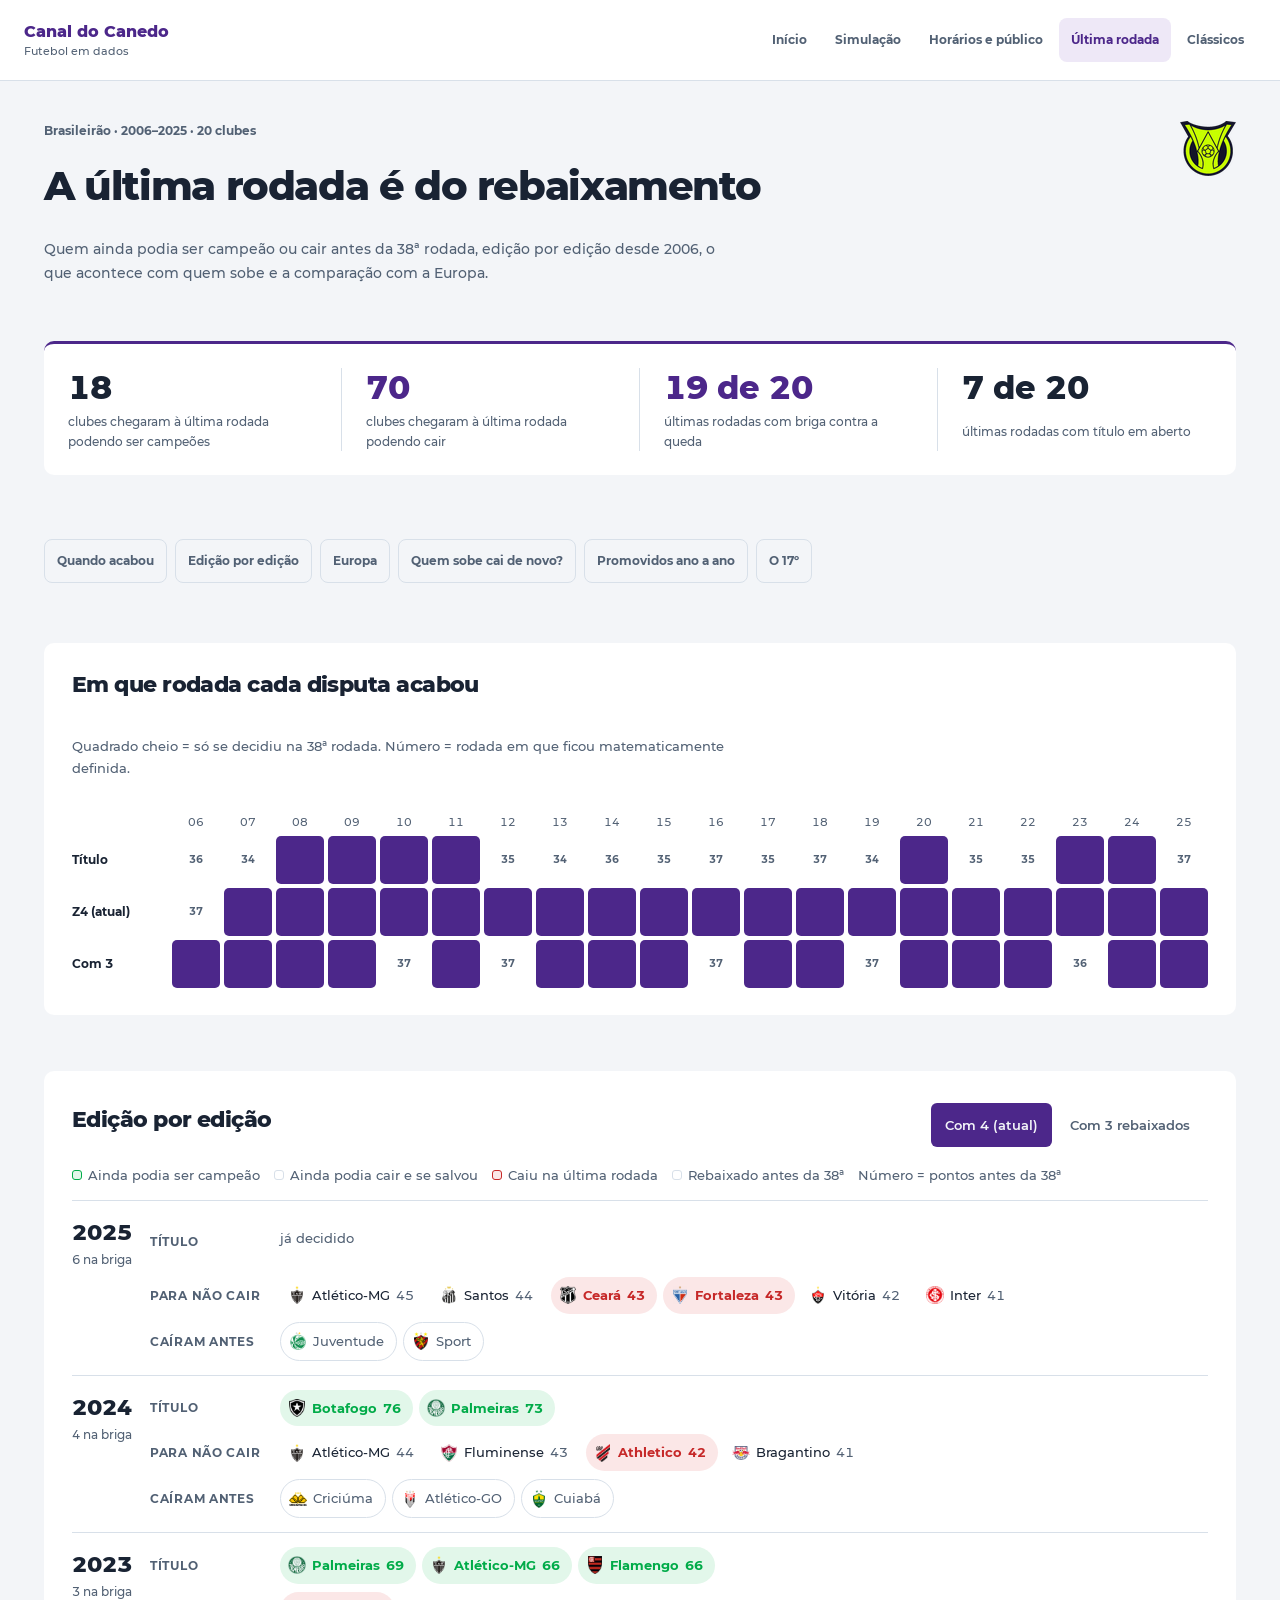
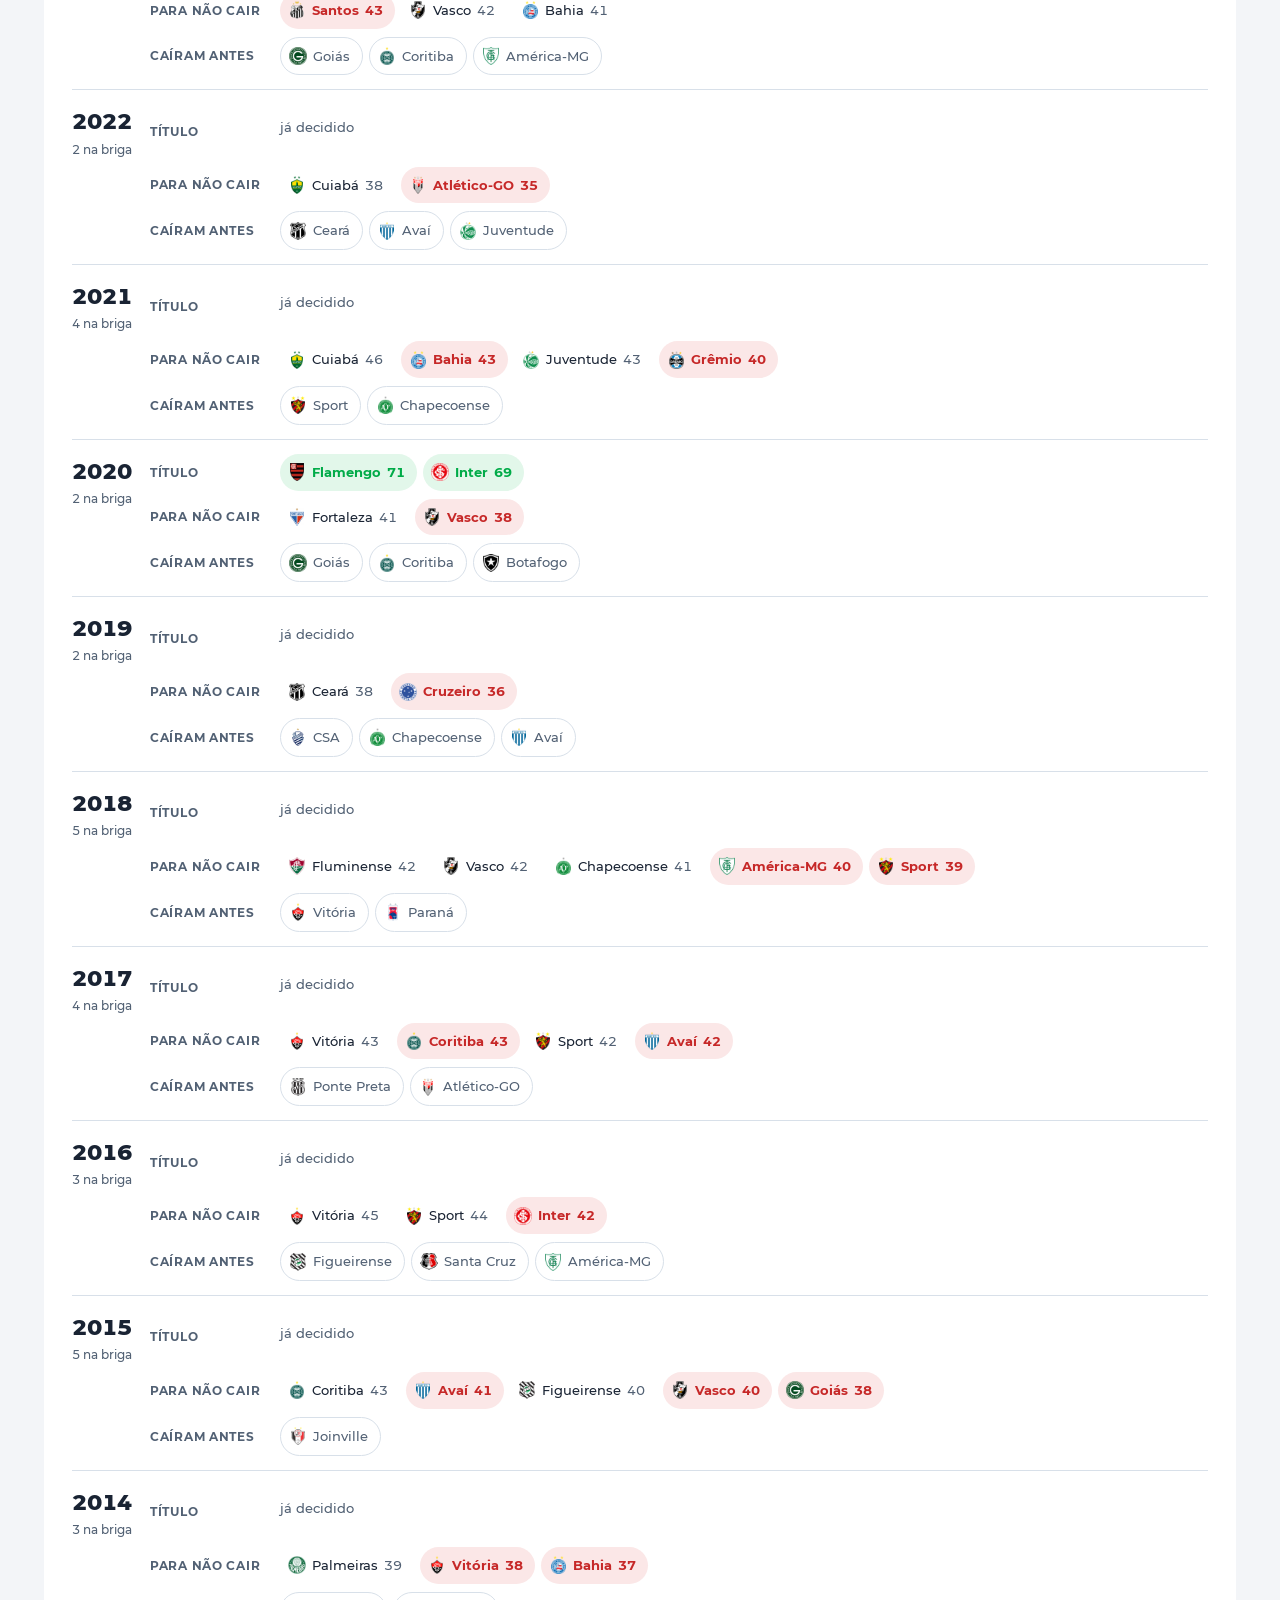
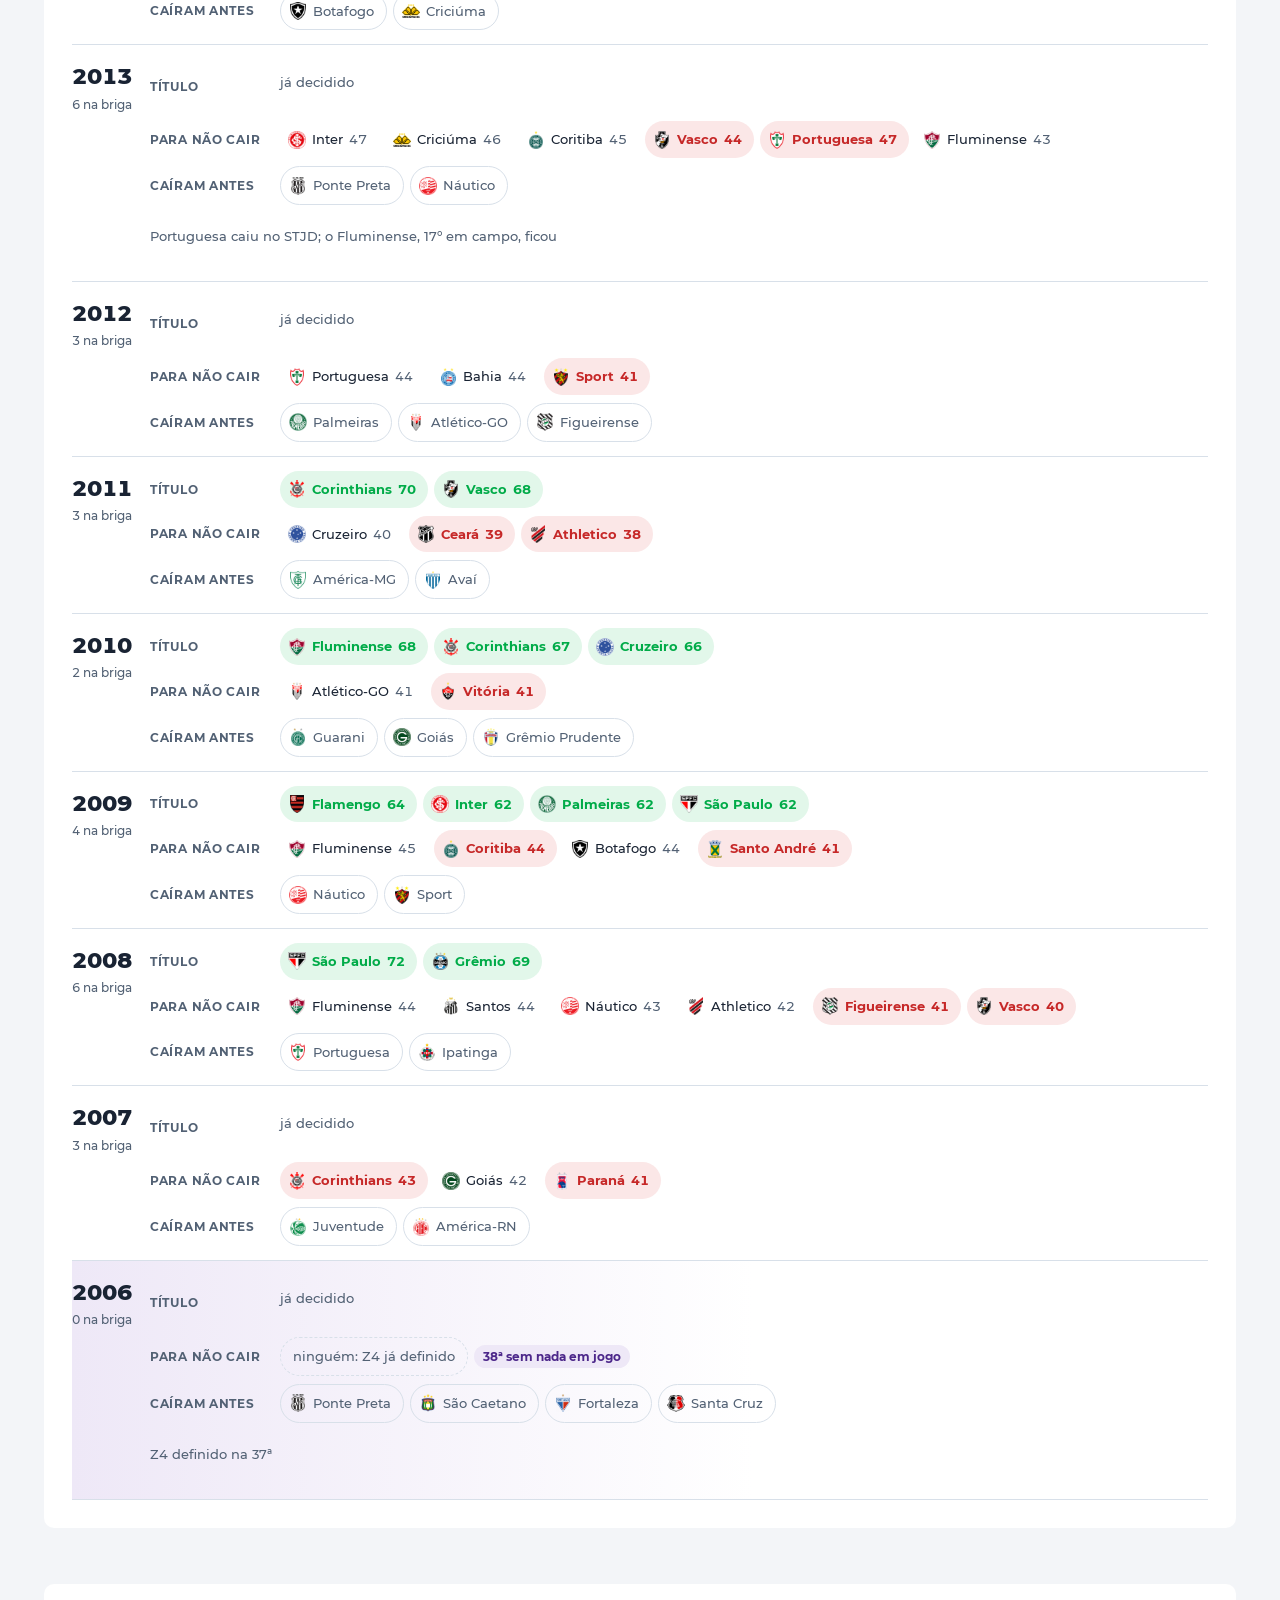
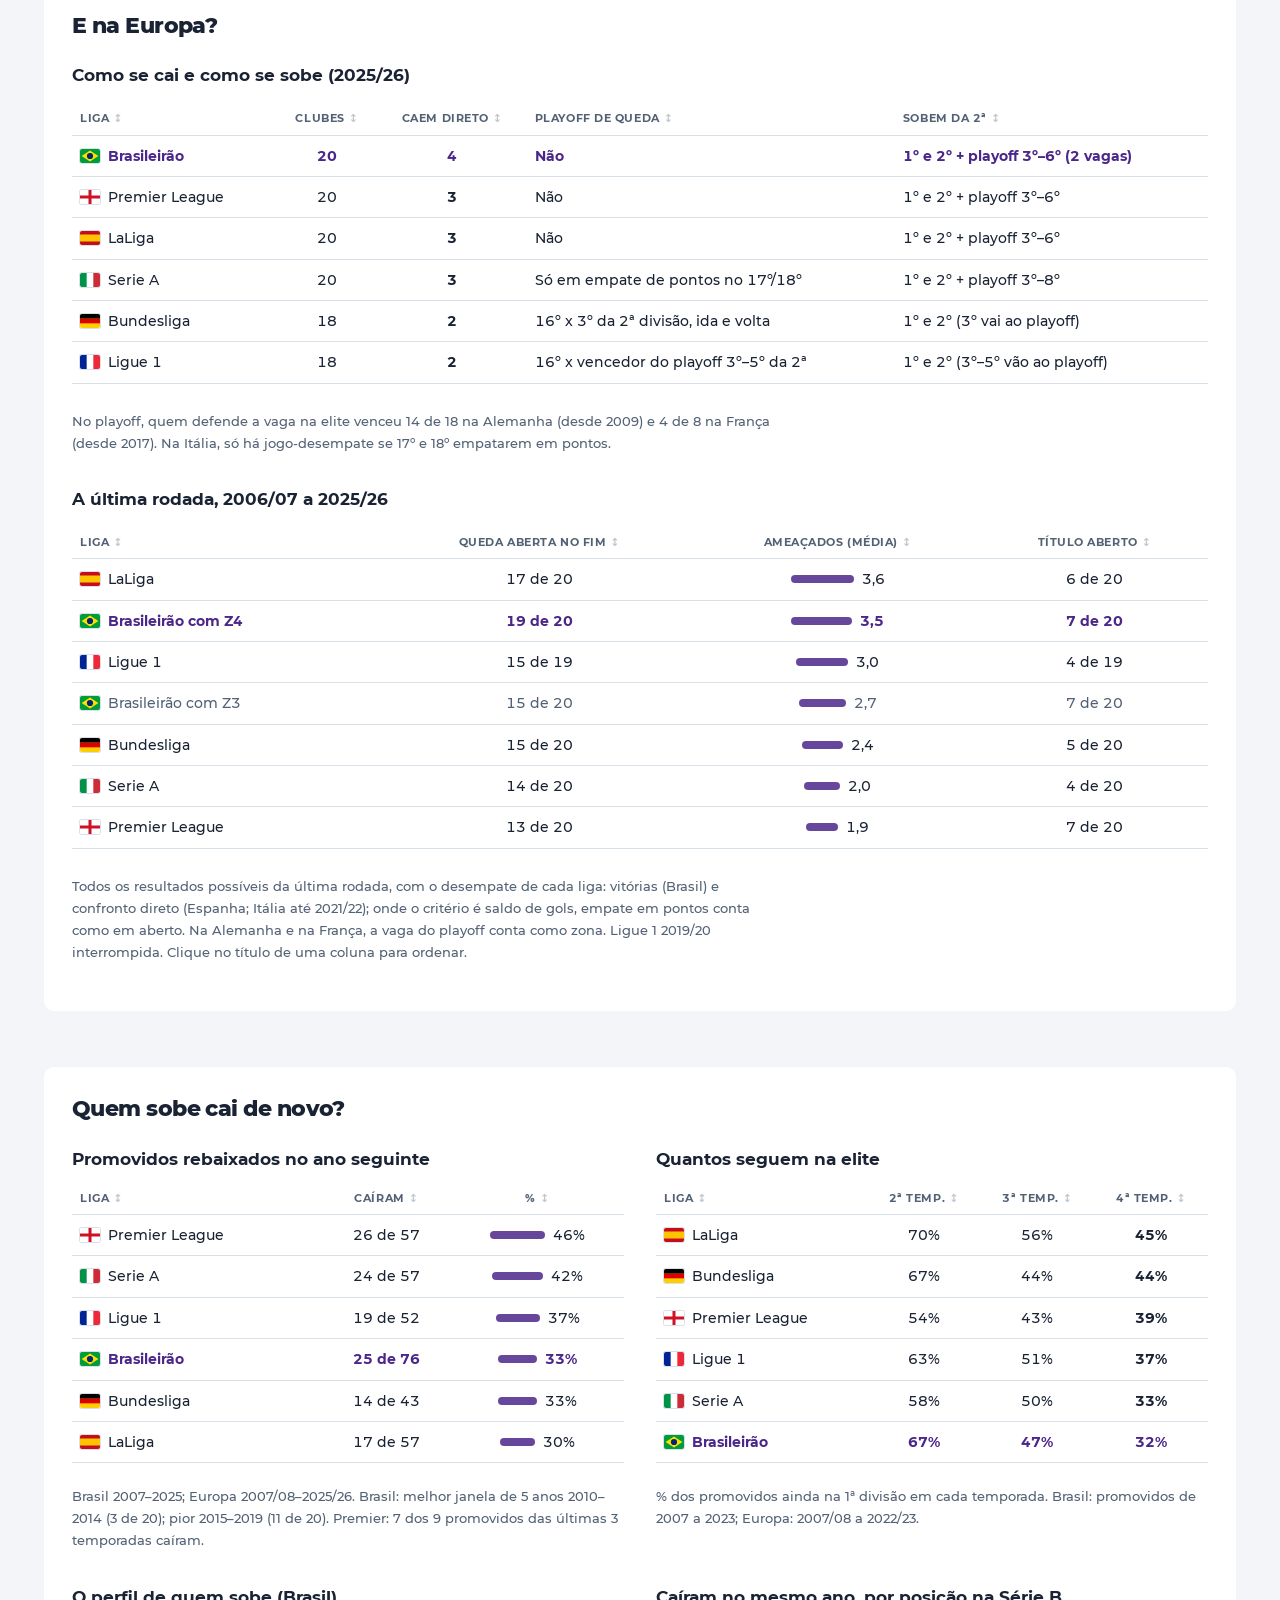
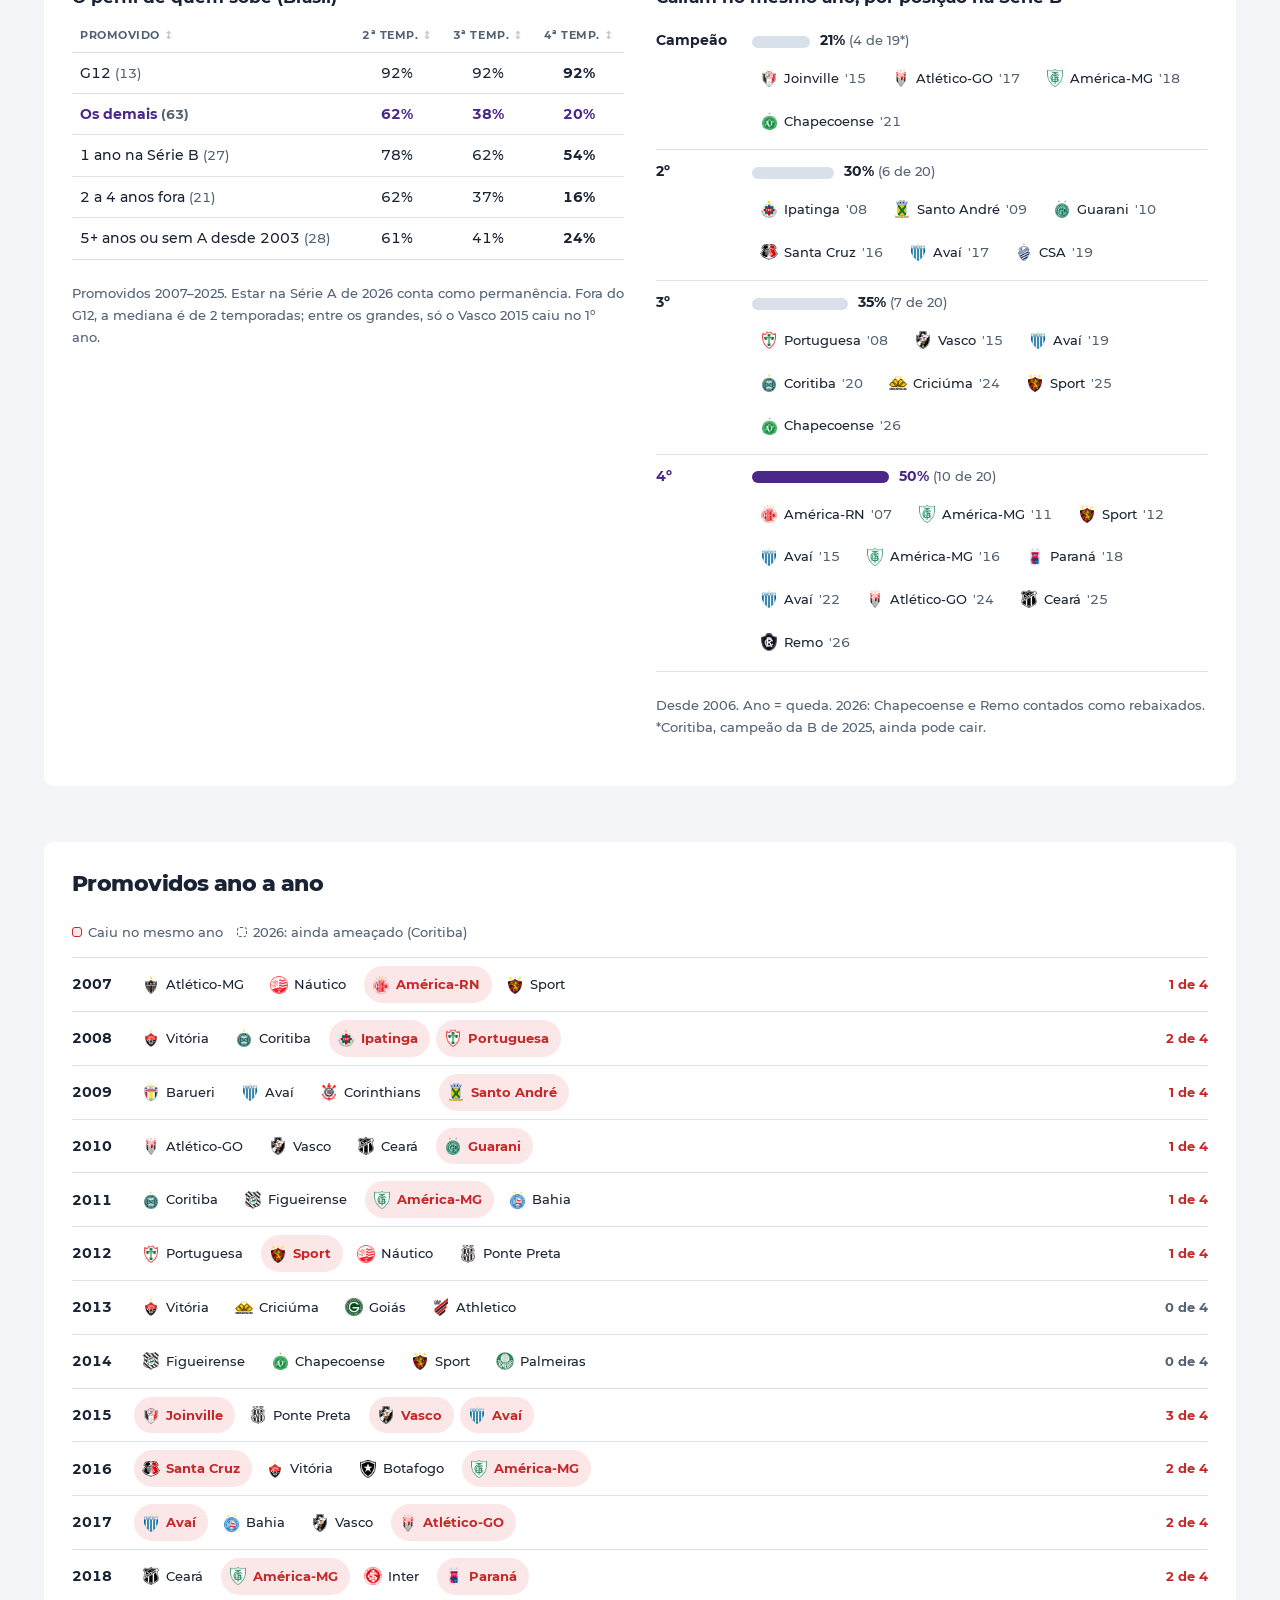
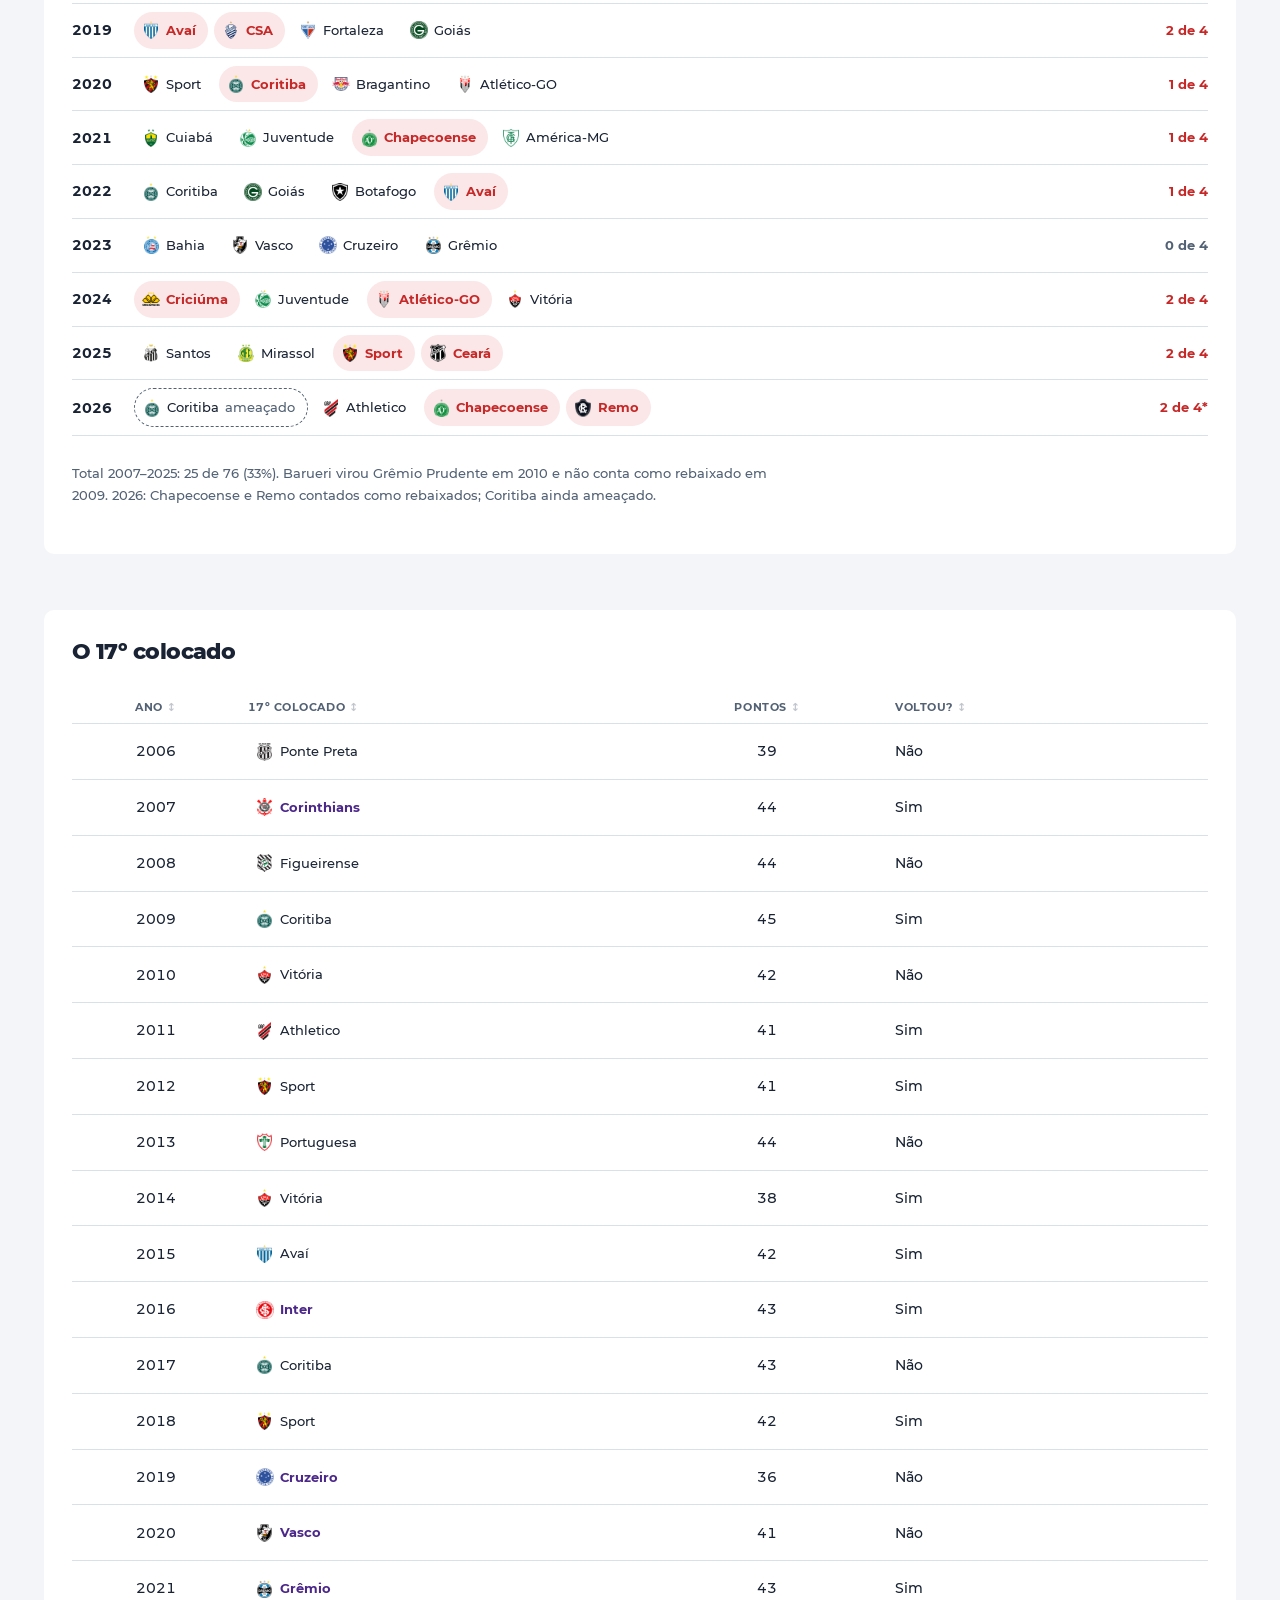
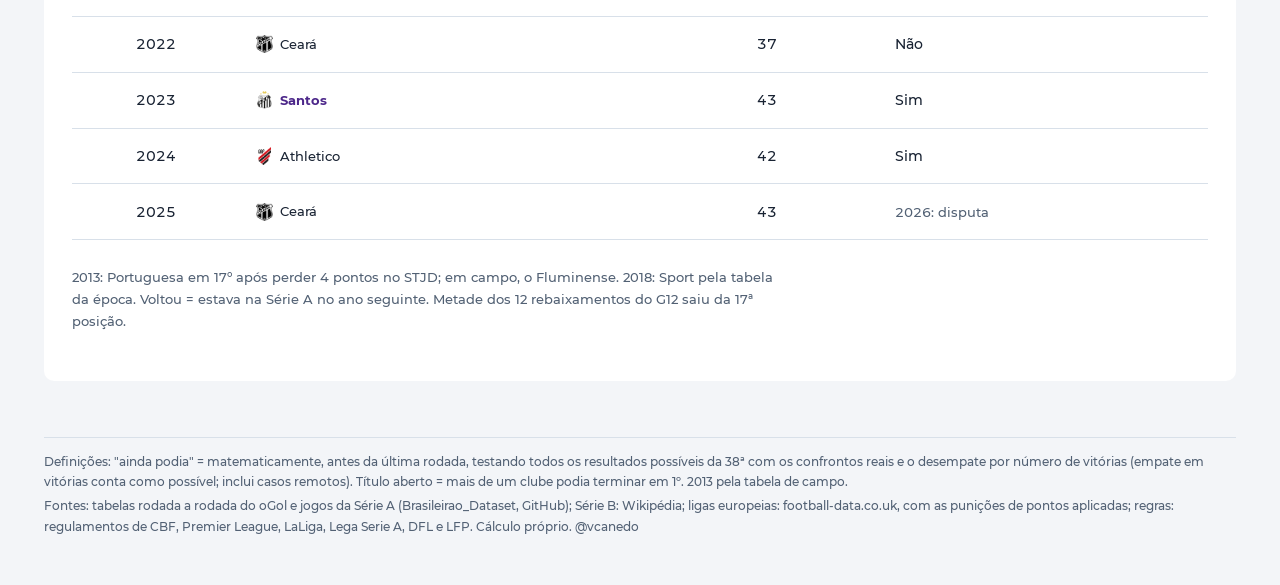
<file: ultima-rodada.html>
<!doctype html><html lang="pt-BR"><head><meta charset="utf-8"><meta name="viewport" content="width=device-width,initial-scale=1,viewport-fit=cover">
<title>Última Rodada do Brasileirão</title>
<meta name="claude:viewport-fit-sides" content="cover">
<link rel="preconnect" href="https://fonts.googleapis.com">
<link rel="stylesheet" href="https://fonts.googleapis.com/css2?family=Poppins:wght@400;500;700;800&display=swap">
<style>
/* Almanaque do rebaixamento: resumo, régua de quando acabou, edição por edição, Europa, promovidos, o 17º. Base neutra; roxo do canal como acento. */
:root{
  --bg:#ffffff; --surface:#f5f5f7; --line:#e3e3e8; --muted:#5c5c66; --fg:#141414;
  --accent:#400078; --accent-soft:#efe6f7; --green:#00ab48; --green-soft:#e2f7ea;
  --fell:#c62828; --fell-soft:#fbe7e7; --font:"Poppins",system-ui,-apple-system,"Segoe UI",sans-serif;
}
@media (prefers-color-scheme:dark){:root:not([data-theme="light"]){
  --bg:#121016; --surface:#1d1a23; --line:#2e2a36; --muted:#a7a2b3; --fg:#f2f0f5;
  --accent:#c59cf0; --accent-soft:#2c2140; --green:#3ee27a; --green-soft:#16301f;
  --fell:#ff7b7b; --fell-soft:#3a1d1f; color-scheme:dark}}
:root[data-theme="dark"]{
  --bg:#121016; --surface:#1d1a23; --line:#2e2a36; --muted:#a7a2b3; --fg:#f2f0f5;
  --accent:#c59cf0; --accent-soft:#2c2140; --green:#3ee27a; --green-soft:#16301f;
  --fell:#ff7b7b; --fell-soft:#3a1d1f; color-scheme:dark}
*{box-sizing:border-box}
body{margin:0;background:var(--bg);color:var(--fg);font-family:var(--font);font-size:15px;line-height:1.5;
  padding-left:max(16px,env(safe-area-inset-left,0px));padding-right:max(16px,env(safe-area-inset-right,0px));padding-block:28px 48px}
.wrap{max-width:1040px;margin:0 auto;display:grid;grid-template-columns:minmax(0,1fr);gap:44px;min-width:0}
h1,h2,h3{text-wrap:balance;margin:0;line-height:1.15}
h1{font-size:clamp(28px,4.6vw,44px);font-weight:800;letter-spacing:-.02em}
h2{font-size:24px;font-weight:800}
h3{font-size:17px;font-weight:700}
.kicker{font-size:12px;font-weight:700;letter-spacing:.12em;text-transform:uppercase;color:var(--accent)}
.lede{color:var(--muted);max-width:80ch;margin:10px 0 0}
header{display:grid;gap:6px;position:relative;padding-right:72px}
.liga{position:absolute;top:0;right:0;width:56px;height:auto}
nav{display:flex;flex-wrap:wrap;gap:8px}
nav a{font-size:13px;font-weight:600;color:var(--accent);background:var(--accent-soft);padding:5px 12px;border-radius:999px;text-decoration:none}
nav a:focus-visible{outline:2px solid var(--accent);outline-offset:2px}
.tiles{display:grid;grid-template-columns:repeat(auto-fit,minmax(200px,1fr));gap:12px}
.tile{background:var(--surface);border-radius:12px;padding:16px 18px;display:grid;gap:4px}
.tile b{font-size:34px;font-weight:800;line-height:1;font-variant-numeric:tabular-nums}
.tile span{color:var(--muted);font-size:14px}
.tile.hl b{color:var(--accent)}
section{display:grid;grid-template-columns:minmax(0,1fr);gap:14px;min-width:0}
.bar{display:flex;flex-wrap:wrap;gap:10px;align-items:center;justify-content:space-between}
.seg{display:inline-flex;background:var(--surface);border-radius:999px;padding:4px;gap:4px}
.seg button{font:600 14px var(--font);border:0;background:transparent;color:var(--muted);padding:8px 14px;border-radius:999px;cursor:pointer}
.seg button[aria-pressed="true"]{background:var(--accent);color:var(--bg)}
.seg button:focus-visible{outline:2px solid var(--accent);outline-offset:2px}
.legend{display:flex;flex-wrap:wrap;gap:14px;font-size:13px;color:var(--muted)}
.legend i{display:inline-block;width:10px;height:10px;border-radius:3px;margin-right:6px;vertical-align:0}
.note{font-size:13px;color:var(--muted);margin:0}
/* régua */
.grade{display:grid;grid-template-columns:96px repeat(20,minmax(0,1fr));gap:4px;align-items:center;font-variant-numeric:tabular-nums}
.grade .h{font-size:11px;color:var(--muted);text-align:center}
.grade .lab{font-size:12px;font-weight:700;color:var(--fg)}
.sq{aspect-ratio:1;border-radius:5px;display:grid;place-items:center;font-size:10px;font-weight:700;color:var(--muted);background:var(--surface)}
.sq.f{background:var(--accent);color:var(--bg)}
/* edições */
.seasons{display:grid;border-top:1px solid var(--line)}
.row{display:grid;grid-template-columns:64px 1fr;gap:14px;padding:14px 0;border-bottom:1px solid var(--line)}
.yr{font-weight:800;font-size:22px;font-variant-numeric:tabular-nums}
.yr small{display:block;font-weight:500;font-size:12px;color:var(--muted)}
.cells{display:grid;gap:8px;min-width:0}
.line{display:flex;flex-wrap:wrap;gap:6px;align-items:center}
.lab2{font-size:12px;font-weight:700;letter-spacing:.06em;text-transform:uppercase;color:var(--muted);width:124px;flex:none}
.chip{display:inline-flex;align-items:center;gap:6px;font-size:13px;font-weight:500;padding:3px 10px;border-radius:999px;background:var(--surface);white-space:nowrap}
.chip img{width:18px;height:18px;object-fit:contain;margin-left:-4px}
.chip .ini{width:18px;height:18px;border-radius:50%;background:var(--line);font-size:8px;font-weight:700;display:grid;place-items:center;margin-left:-4px}
.chip em{font-style:normal;color:var(--muted);font-variant-numeric:tabular-nums}
.chip.fell{background:var(--fell-soft);color:var(--fell);font-weight:700}
.chip.fell em{color:var(--fell)}
.chip.title{background:var(--green-soft);color:var(--green);font-weight:700}
.chip.title em{color:var(--green)}
.chip.down{background:transparent;border:1px solid var(--line);color:var(--muted)}
.chip.dead{background:transparent;border:1px dashed var(--line);color:var(--muted)}
.chip.doubt{background:transparent;border:1px dashed var(--muted)}
.chip.g12{color:var(--accent);font-weight:700}
.pill{font-size:12px;font-weight:700;padding:2px 9px;border-radius:999px;background:var(--accent-soft);color:var(--accent)}
.row.isdead{background:linear-gradient(90deg,var(--accent-soft),transparent 60%)}
/* tabelas: sem rolagem horizontal */
table{border-collapse:collapse;width:100%;font-variant-numeric:tabular-nums}
th,td{text-align:left;padding:9px 8px;border-bottom:1px solid var(--line);font-size:14px;vertical-align:middle}
th{font-size:11px;letter-spacing:.05em;text-transform:uppercase;color:var(--muted);font-weight:700;line-height:1.3}
th.sort{cursor:pointer;user-select:none}
th.sort::after{content:"↕";opacity:.35;margin-left:4px;font-size:11px}
th[aria-sort="ascending"]::after{content:"↑";opacity:1;color:var(--accent)}
th[aria-sort="descending"]::after{content:"↓";opacity:1;color:var(--accent)}
th.sort:focus-visible{outline:2px solid var(--accent);outline-offset:-2px}
.num{text-align:center}
th.num{text-align:center}
tr.br td{font-weight:700;color:var(--accent)}
tr.br3 td{color:var(--muted)}
td.lg{white-space:nowrap}
.flag{width:20px;height:14px;vertical-align:-2px;margin-right:8px;border-radius:2px;box-shadow:0 0 0 1px var(--line)}
.meter{display:inline-block;height:8px;border-radius:4px;background:var(--accent);opacity:.85;vertical-align:1px;margin-right:8px}
.two{display:grid;grid-template-columns:repeat(auto-fit,minmax(min(320px,100%),1fr));gap:28px}
.two>div{min-width:0;display:grid;grid-template-columns:minmax(0,1fr);gap:10px;align-content:start}
/* promovidos ano a ano */
.promo{display:grid;border-top:1px solid var(--line)}
.prow{display:grid;grid-template-columns:52px 1fr 52px;gap:10px;align-items:center;padding:8px 0;border-bottom:1px solid var(--line)}
.prow b{font-variant-numeric:tabular-nums}
.prow .n{text-align:right;font-weight:700;font-size:13px;color:var(--muted)}
.prow .n.x{color:var(--fell)}
/* Série B */
.posrow{display:grid;grid-template-columns:84px 1fr;gap:12px;padding:10px 0;border-bottom:1px solid var(--line)}
.posrow .b{height:12px;border-radius:6px;background:var(--line);display:inline-block;vertical-align:middle;margin-right:10px}
.posrow.hl .b{background:var(--accent)}
.posrow.hl strong{color:var(--accent)}
footer{font-size:12px;color:var(--muted);display:grid;gap:4px;border-top:1px solid var(--line);padding-top:14px}
@media (max-width:640px){
  .row{grid-template-columns:1fr}.lab2{width:100%}
  .grade{grid-template-columns:62px repeat(20,minmax(0,1fr));gap:2px}.sq{font-size:7px;border-radius:3px}.grade .h{font-size:8px}
  th,td{padding:8px 5px;font-size:13px}th{font-size:10px}
  .meter{display:none}
  td.lg{white-space:normal}
  table.stack thead{display:none}
  table.stack tr{display:grid;grid-template-columns:1fr 1fr;gap:2px 10px;padding:10px 0;border-bottom:1px solid var(--line)}
  table.stack td{border:0;padding:2px 0;text-align:left}
  table.stack td:first-child{grid-column:1/-1;font-weight:700}
  table.stack td[data-l]::before{content:attr(data-l);display:block;font-size:10px;font-weight:700;letter-spacing:.05em;text-transform:uppercase;color:var(--muted)}
  table.stack td.wide{grid-column:1/-1}
}
@media (prefers-reduced-motion:no-preference){.seg button{transition:background .15s}}
</style>

<link rel="stylesheet" href="assets/portal.css">
<link rel="stylesheet" href="assets/fonte.css">
<link rel="stylesheet" href="assets/analises.css">
</head><body class="analysis-page analysis-ultima-rodada"><div class="portal-bar"><a class="portal-brand" href="index.html">Canal do Canedo<span>Futebol em dados</span></a><nav class="portal-links" aria-label="Análises do canal"><a href="index.html">Início</a><a href="simulacao.html">Simulação</a><a href="horarios.html">Horários e público</a><a href="ultima-rodada.html" aria-current="page">Última rodada</a><a href="classicos.html">Clássicos</a></nav></div>
<div class="wrap">
<header>
  <img class="liga" src="[data-uri]" alt="Símbolo do Brasileirão" width="56" height="55">
  <div class="kicker">Brasileirão · 2006–2025 · 20 clubes</div>
  <h1>A última rodada é do rebaixamento</h1>
  <p class="lede">Quem ainda podia ser campeão ou cair antes da 38ª rodada, edição por edição desde 2006, o que acontece com quem sobe e a comparação com a Europa.</p>
</header>

<div class="tiles" id="tiles"></div>
<nav class="analysis-toc" aria-label="Seções">
  <a href="#regua">Quando acabou</a><a href="#edicoes">Edição por edição</a><a href="#europa">Europa</a>
  <a href="#sobe">Quem sobe cai de novo?</a><a href="#ano">Promovidos ano a ano</a><a href="#d17">O 17º</a>
</nav>

<section id="regua">
  <h2>Em que rodada cada disputa acabou</h2>
  <p class="note">Quadrado cheio = só se decidiu na 38ª rodada. Número = rodada em que ficou matematicamente definida.</p>
  <div class="grade" id="grade"></div>
</section>

<section id="edicoes">
  <div class="bar">
    <h2>Edição por edição</h2>
    <div class="seg" role="group" aria-label="Número de rebaixados">
      <button id="b4" aria-pressed="true">Com 4 (atual)</button>
      <button id="b3" aria-pressed="false">Com 3 rebaixados</button>
    </div>
  </div>
  <div class="legend">
    <span><i style="background:var(--green-soft);border:1px solid var(--green)"></i>Ainda podia ser campeão</span>
    <span><i style="background:var(--surface);border:1px solid var(--line)"></i>Ainda podia cair e se salvou</span>
    <span><i style="background:var(--fell-soft);border:1px solid var(--fell)"></i>Caiu na última rodada</span>
    <span><i style="border:1px solid var(--line)"></i>Rebaixado antes da 38ª</span>
    <span>Número = pontos antes da 38ª</span>
  </div>
  <div class="seasons" id="seasons"></div>
</section>

<section id="europa">
  <h2>E na Europa?</h2>
  <h3>Como se cai e como se sobe (2025/26)</h3>
  <table class="stack" id="regras"></table>
  <p class="note">No playoff, quem defende a vaga na elite venceu 14 de 18 na Alemanha (desde 2009) e 4 de 8 na França (desde 2017). Na Itália, só há jogo-desempate se 17º e 18º empatarem em pontos.</p>
  <h3>A última rodada, 2006/07 a 2025/26</h3>
  <table id="eu"></table>
  <p class="note">Todos os resultados possíveis da última rodada, com o desempate de cada liga: vitórias (Brasil) e confronto direto (Espanha; Itália até 2021/22); onde o critério é saldo de gols, empate em pontos conta como em aberto. Na Alemanha e na França, a vaga do playoff conta como zona. Ligue 1 2019/20 interrompida. Clique no título de uma coluna para ordenar.</p>
</section>

<section id="sobe">
  <h2>Quem sobe cai de novo?</h2>
  <div class="two">
    <div>
      <h3>Promovidos rebaixados no ano seguinte</h3>
      <table id="prom"></table>
      <p class="note">Brasil 2007–2025; Europa 2007/08–2025/26. Brasil: melhor janela de 5 anos 2010–2014 (3 de 20); pior 2015–2019 (11 de 20). Premier: 7 dos 9 promovidos das últimas 3 temporadas caíram.</p>
    </div>
    <div>
      <h3>Quantos seguem na elite</h3>
      <table id="surv"></table>
      <p class="note">% dos promovidos ainda na 1ª divisão em cada temporada. Brasil: promovidos de 2007 a 2023; Europa: 2007/08 a 2022/23.</p>
    </div>
  </div>
  <div class="two">
    <div>
      <h3>O perfil de quem sobe (Brasil)</h3>
      <table id="perfil"></table>
      <p class="note">Promovidos 2007–2025. Estar na Série A de 2026 conta como permanência. Fora do G12, a mediana é de 2 temporadas; entre os grandes, só o Vasco 2015 caiu no 1º ano.</p>
    </div>
    <div>
      <h3>Caíram no mesmo ano, por posição na Série B</h3>
      <div id="pos"></div>
      <p class="note">Desde 2006. Ano = queda. 2026: Chapecoense e Remo contados como rebaixados. *Coritiba, campeão da B de 2025, ainda pode cair.</p>
    </div>
  </div>
</section>

<section id="ano">
  <h2>Promovidos ano a ano</h2>
  <div class="legend">
    <span><i style="background:var(--fell-soft);border:1px solid var(--fell)"></i>Caiu no mesmo ano</span>
    <span><i style="border:1px dashed var(--muted)"></i>2026: ainda ameaçado (Coritiba)</span>
  </div>
  <div class="promo" id="promo"></div>
  <p class="note">Total 2007–2025: 25 de 76 (33%). Barueri virou Grêmio Prudente em 2010 e não conta como rebaixado em 2009. 2026: Chapecoense e Remo contados como rebaixados; Coritiba ainda ameaçado.</p>
</section>

<section id="d17">
  <h2>O 17º colocado</h2>
  <table id="dec"></table>
  <p class="note">2013: Portuguesa em 17º após perder 4 pontos no STJD; em campo, o Fluminense. 2018: Sport pela tabela da época. Voltou = estava na Série A no ano seguinte. Metade dos 12 rebaixamentos do G12 saiu da 17ª posição.</p>
</section>

<footer>
  <div>Definições: "ainda podia" = matematicamente, antes da última rodada, testando todos os resultados possíveis da 38ª com os confrontos reais e o desempate por número de vitórias (empate em vitórias conta como possível; inclui casos remotos). Título aberto = mais de um clube podia terminar em 1º. 2013 pela tabela de campo.</div>
  <div>Fontes: tabelas rodada a rodada do oGol e jogos da Série A (Brasileirao_Dataset, GitHub); Série B: Wikipédia; ligas europeias: football-data.co.uk, com as punições de pontos aplicadas; regras: regulamentos de CBF, Premier League, LaLiga, Lega Serie A, DFL e LFP. Cálculo próprio. @vcanedo</div>
</footer>
</div>

<script>
const ESC={"América-MG": "[data-uri]", "América-RN": "[data-uri]", "Athletico": "[data-uri]", "Atlético-GO": "[data-uri]", "Atlético-MG": "[data-uri]", "Avaí": "[data-uri]", "Bahia": "[data-uri]", "Barueri": "[data-uri]", "Botafogo": "[data-uri]", "Bragantino": "[data-uri]", "CSA": "[data-uri]", "Ceará": "[data-uri]", "Chapecoense": "[data-uri]", "Corinthians": "[data-uri]", "Coritiba": "[data-uri]", "Criciúma": "[data-uri]", "Cruzeiro": "[data-uri]", "Cuiabá": "[data-uri]", "Figueirense": "[data-uri]", "Flamengo": "[data-uri]", "Fluminense": "[data-uri]", "Fortaleza": "[data-uri]", "Goiás": "[data-uri]", "Grêmio": "[data-uri]", "Grêmio Prudente": "[data-uri]", "Guarani": "[data-uri]", "Inter": "[data-uri]", "Ipatinga": "[data-uri]", "Joinville": "[data-uri]", "Juventude": "[data-uri]", "Mirassol": "[data-uri]", "Náutico": "[data-uri]", "Palmeiras": "[data-uri]", "Paraná": "[data-uri]", "Ponte Preta": "[data-uri]", "Portuguesa": "[data-uri]", "Remo": "[data-uri]", "Santa Cruz": "[data-uri]", "Santo André": "[data-uri]", "Santos": "[data-uri]", "Sport": "[data-uri]", "São Caetano": "[data-uri]", "São Paulo": "[data-uri]", "Vasco": "[data-uri]", "Vitória": "[data-uri]"};
const BR=[
{"y": 2006, "t": [], "r": [], "r3": [["Ponte Preta", 38], ["São Caetano", 36]], "ja": ["Ponte Preta", "São Caetano", "Fortaleza", "Santa Cruz"], "note": "Z4 definido na 37ª"},
{"y": 2007, "t": [], "r": [["Corinthians", 43, 1], ["Goiás", 42, 0], ["Paraná", 41, 1]], "r3": [["Corinthians", 43], ["Goiás", 42], ["Paraná", 41]], "ja": ["Juventude", "América-RN"]},
{"y": 2008, "t": [["São Paulo", 72], ["Grêmio", 69]], "r": [["Fluminense", 44, 0], ["Santos", 44, 0], ["Náutico", 43, 0], ["Athletico", 42, 0], ["Figueirense", 41, 1], ["Vasco", 40, 1]], "r3": [["Náutico", 43], ["Athletico", 42], ["Figueirense", 41], ["Vasco", 40], ["Portuguesa", 38]], "ja": ["Portuguesa", "Ipatinga"]},
{"y": 2009, "t": [["Flamengo", 64], ["Inter", 62], ["Palmeiras", 62], ["São Paulo", 62]], "r": [["Fluminense", 45, 0], ["Coritiba", 44, 1], ["Botafogo", 44, 0], ["Santo André", 41, 1]], "r3": [["Coritiba", 44], ["Botafogo", 44], ["Santo André", 41]], "ja": ["Náutico", "Sport"]},
{"y": 2010, "t": [["Fluminense", 68], ["Corinthians", 67], ["Cruzeiro", 66]], "r": [["Atlético-GO", 41, 0], ["Vitória", 41, 1]], "r3": [], "ja": ["Guarani", "Goiás", "Grêmio Prudente"]},
{"y": 2011, "t": [["Corinthians", 70], ["Vasco", 68]], "r": [["Cruzeiro", 40, 0], ["Ceará", 39, 1], ["Athletico", 38, 1]], "r3": [["Cruzeiro", 40], ["Ceará", 39], ["Athletico", 38], ["América-MG", 37]], "ja": ["América-MG", "Avaí"]},
{"y": 2012, "t": [], "r": [["Portuguesa", 44, 0], ["Bahia", 44, 0], ["Sport", 41, 1]], "r3": [], "ja": ["Palmeiras", "Atlético-GO", "Figueirense"]},
{"y": 2013, "t": [], "r": [["Inter", 47, 0], ["Criciúma", 46, 0], ["Coritiba", 45, 0], ["Vasco", 44, 1], ["Portuguesa", 47, 1], ["Fluminense", 43, 0]], "r3": [["Coritiba", 45], ["Vasco", 44], ["Fluminense", 43]], "ja": ["Ponte Preta", "Náutico"], "note": "Portuguesa caiu no STJD; o Fluminense, 17º em campo, ficou"},
{"y": 2014, "t": [], "r": [["Palmeiras", 39, 0], ["Vitória", 38, 1], ["Bahia", 37, 1]], "r3": [["Palmeiras", 39], ["Vitória", 38], ["Bahia", 37]], "ja": ["Botafogo", "Criciúma"]},
{"y": 2015, "t": [], "r": [["Coritiba", 43, 0], ["Avaí", 41, 1], ["Figueirense", 40, 0], ["Vasco", 40, 1], ["Goiás", 38, 1]], "r3": [["Coritiba", 43], ["Avaí", 41], ["Figueirense", 40], ["Vasco", 40], ["Goiás", 38]], "ja": ["Joinville"]},
{"y": 2016, "t": [], "r": [["Vitória", 45, 0], ["Sport", 44, 0], ["Inter", 42, 1]], "r3": [], "ja": ["Figueirense", "Santa Cruz", "América-MG"]},
{"y": 2017, "t": [], "r": [["Vitória", 43, 0], ["Coritiba", 43, 1], ["Sport", 42, 0], ["Avaí", 42, 1]], "r3": [["Vitória", 43], ["Coritiba", 43], ["Sport", 42], ["Avaí", 42], ["Ponte Preta", 39]], "ja": ["Ponte Preta", "Atlético-GO"]},
{"y": 2018, "t": [], "r": [["Fluminense", 42, 0], ["Vasco", 42, 0], ["Chapecoense", 41, 0], ["América-MG", 40, 1], ["Sport", 39, 1]], "r3": [["Fluminense", 42], ["Vasco", 42], ["Chapecoense", 41], ["América-MG", 40], ["Sport", 39], ["Vitória", 37]], "ja": ["Vitória", "Paraná"]},
{"y": 2019, "t": [], "r": [["Ceará", 38, 0], ["Cruzeiro", 36, 1]], "r3": [], "ja": ["CSA", "Chapecoense", "Avaí"]},
{"y": 2020, "t": [["Flamengo", 71], ["Inter", 69]], "r": [["Fortaleza", 41, 0], ["Vasco", 38, 1]], "r3": [["Vasco", 38], ["Goiás", 37]], "ja": ["Goiás", "Coritiba", "Botafogo"]},
{"y": 2021, "t": [], "r": [["Cuiabá", 46, 0], ["Bahia", 43, 1], ["Juventude", 43, 0], ["Grêmio", 40, 1]], "r3": [["Bahia", 43], ["Juventude", 43], ["Grêmio", 40]], "ja": ["Sport", "Chapecoense"]},
{"y": 2022, "t": [], "r": [["Cuiabá", 38, 0], ["Atlético-GO", 35, 1]], "r3": [["Atlético-GO", 35], ["Ceará", 34], ["Avaí", 32]], "ja": ["Ceará", "Avaí", "Juventude"]},
{"y": 2023, "t": [["Palmeiras", 69], ["Atlético-MG", 66], ["Flamengo", 66]], "r": [["Santos", 43, 1], ["Vasco", 42, 0], ["Bahia", 41, 0]], "r3": [], "ja": ["Goiás", "Coritiba", "América-MG"]},
{"y": 2024, "t": [["Botafogo", 76], ["Palmeiras", 73]], "r": [["Atlético-MG", 44, 0], ["Fluminense", 43, 0], ["Athletico", 42, 1], ["Bragantino", 41, 0]], "r3": [["Bragantino", 41], ["Criciúma", 38]], "ja": ["Criciúma", "Atlético-GO", "Cuiabá"]},
{"y": 2025, "t": [], "r": [["Atlético-MG", 45, 0], ["Santos", 44, 0], ["Ceará", 43, 1], ["Fortaleza", 43, 1], ["Vitória", 42, 0], ["Inter", 41, 0]], "r3": [["Santos", 44], ["Ceará", 43], ["Fortaleza", 43], ["Vitória", 42], ["Inter", 41]], "ja": ["Juventude", "Sport"]}
];
const DADOS={"grade": [[2006, 36, 37, 38, "São Paulo"], [2007, 34, 38, 38, "São Paulo"], [2008, 38, 38, 38, "São Paulo"], [2009, 38, 38, 38, "Flamengo"], [2010, 38, 38, 37, "Fluminense"], [2011, 38, 38, 38, "Corinthians"], [2012, 35, 38, 37, "Fluminense"], [2013, 34, 38, 38, "Cruzeiro"], [2014, 36, 38, 38, "Cruzeiro"], [2015, 35, 38, 38, "Corinthians"], [2016, 37, 38, 37, "Palmeiras"], [2017, 35, 38, 38, "Corinthians"], [2018, 37, 38, 38, "Palmeiras"], [2019, 34, 38, 37, "Flamengo"], [2020, 38, 38, 38, "Flamengo"], [2021, 35, 38, 38, "Atlético-MG"], [2022, 35, 38, 38, "Palmeiras"], [2023, 38, 38, 36, "Palmeiras"], [2024, 38, 38, 38, "Botafogo"], [2025, 37, 38, 38, "Flamengo"]], "promo": [["2007", ["Atlético-MG", "Náutico", "América-RN*", "Sport"]], ["2008", ["Vitória", "Coritiba", "Ipatinga*", "Portuguesa*"]], ["2009", ["Barueri", "Avaí", "Corinthians", "Santo André*"]], ["2010", ["Atlético-GO", "Vasco", "Ceará", "Guarani*"]], ["2011", ["Coritiba", "Figueirense", "América-MG*", "Bahia"]], ["2012", ["Portuguesa", "Sport*", "Náutico", "Ponte Preta"]], ["2013", ["Vitória", "Criciúma", "Goiás", "Athletico"]], ["2014", ["Figueirense", "Chapecoense", "Sport", "Palmeiras"]], ["2015", ["Joinville*", "Ponte Preta", "Vasco*", "Avaí*"]], ["2016", ["Santa Cruz*", "Vitória", "Botafogo", "América-MG*"]], ["2017", ["Avaí*", "Bahia", "Vasco", "Atlético-GO*"]], ["2018", ["Ceará", "América-MG*", "Inter", "Paraná*"]], ["2019", ["Avaí*", "CSA*", "Fortaleza", "Goiás"]], ["2020", ["Sport", "Coritiba*", "Bragantino", "Atlético-GO"]], ["2021", ["Cuiabá", "Juventude", "Chapecoense*", "América-MG"]], ["2022", ["Coritiba", "Goiás", "Botafogo", "Avaí*"]], ["2023", ["Bahia", "Vasco", "Cruzeiro", "Grêmio"]], ["2024", ["Criciúma*", "Juventude", "Atlético-GO*", "Vitória"]], ["2025", ["Santos", "Mirassol", "Sport*", "Ceará*"]], ["2026", ["Coritiba?", "Athletico", "Chapecoense*", "Remo*"]]], "pos": [["Campeão", 19, [["Joinville", "15"], ["Atlético-GO", "17"], ["América-MG", "18"], ["Chapecoense", "21"]]], ["2º", 20, [["Ipatinga", "08"], ["Santo André", "09"], ["Guarani", "10"], ["Santa Cruz", "16"], ["Avaí", "17"], ["CSA", "19"]]], ["3º", 20, [["Portuguesa", "08"], ["Vasco", "15"], ["Avaí", "19"], ["Coritiba", "20"], ["Criciúma", "24"], ["Sport", "25"], ["Chapecoense", "26"]]], ["4º", 20, [["América-RN", "07"], ["América-MG", "11"], ["Sport", "12"], ["Avaí", "15"], ["América-MG", "16"], ["Paraná", "18"], ["Avaí", "22"], ["Atlético-GO", "24"], ["Ceará", "25"], ["Remo", "26"]]]], "dec": [[2006, "Ponte Preta", 39, 0, 0], [2007, "Corinthians", 44, 1, 1], [2008, "Figueirense", 44, 0, 0], [2009, "Coritiba", 45, 0, 1], [2010, "Vitória", 42, 0, 0], [2011, "Athletico", 41, 0, 1], [2012, "Sport", 41, 0, 1], [2013, "Portuguesa", 44, 0, 0], [2014, "Vitória", 38, 0, 1], [2015, "Avaí", 42, 0, 1], [2016, "Inter", 43, 1, 1], [2017, "Coritiba", 43, 0, 0], [2018, "Sport", 42, 0, 1], [2019, "Cruzeiro", 36, 1, 0], [2020, "Vasco", 41, 1, 0], [2021, "Grêmio", 43, 1, 1], [2022, "Ceará", 37, 0, 0], [2023, "Santos", 43, 1, 1], [2024, "Athletico", 42, 0, 1], [2025, "Ceará", 43, 0, -1]], "perfil": [["G12", 13, [12, 13], [11, 12], [11, 12], [6, 9]], ["Os demais", 63, [39, 63], [23, 60], [11, 56], [8, 55]], ["1 ano na Série B", 27, [21, 27], [16, 26], [13, 24], [9, 22]], ["2 a 4 anos fora", 21, [13, 21], [7, 19], [3, 19], [1, 17]], ["5+ anos ou sem A desde 2003", 28, [17, 28], [11, 27], [6, 25], [4, 25]]], "tot": {"tit": 18, "z4": 70, "z3": 54}};
const FLAG={
 BR:'<svg class="flag" viewBox="0 0 20 14" aria-hidden="true"><rect width="20" height="14" fill="#009c3b"/><path d="M10 1.6 18.4 7 10 12.4 1.6 7z" fill="#ffdf00"/><circle cx="10" cy="7" r="3.1" fill="#002776"/></svg>',
 ENG:'<svg class="flag" viewBox="0 0 20 14" aria-hidden="true"><rect width="20" height="14" fill="#fff"/><rect x="8.5" width="3" height="14" fill="#ce1124"/><rect y="5.5" width="20" height="3" fill="#ce1124"/></svg>',
 ESP:'<svg class="flag" viewBox="0 0 20 14" aria-hidden="true"><rect width="20" height="14" fill="#c60b1e"/><rect y="3.5" width="20" height="7" fill="#ffc400"/></svg>',
 ITA:'<svg class="flag" viewBox="0 0 20 14" aria-hidden="true"><rect width="20" height="14" fill="#fff"/><rect width="6.67" height="14" fill="#009246"/><rect x="13.33" width="6.67" height="14" fill="#ce2b37"/></svg>',
 GER:'<svg class="flag" viewBox="0 0 20 14" aria-hidden="true"><rect width="20" height="14" fill="#ffce00"/><rect width="20" height="4.67" fill="#000"/><rect y="4.67" width="20" height="4.67" fill="#dd0000"/></svg>',
 FRA:'<svg class="flag" viewBox="0 0 20 14" aria-hidden="true"><rect width="20" height="14" fill="#fff"/><rect width="6.67" height="14" fill="#002395"/><rect x="13.33" width="6.67" height="14" fill="#ed2939"/></svg>'};
const T=DADOS.tot;
const EU=[["ESP","LaLiga",17,20,3.60,6,20],["BR","Brasileirão com Z4",19,20,T.z4/20,7,20,"br"],["FRA","Ligue 1",15,19,3.00,4,19],
 ["BR","Brasileirão com Z3",15,20,T.z3/20,7,20,"br3"],["GER","Bundesliga",15,20,2.35,5,20],["ITA","Serie A",14,20,2.05,4,20],["ENG","Premier League",13,20,1.85,7,20]];
const PROM=[["ENG","Premier League",26,57],["ITA","Serie A",24,57],["FRA","Ligue 1",19,52],["BR","Brasileirão",25,76,"br"],["GER","Bundesliga",14,43],["ESP","LaLiga",17,57]];
const SURV=[["ESP","LaLiga",70,56,45],["GER","Bundesliga",67,44,44],["ENG","Premier League",54,43,39],["FRA","Ligue 1",63,51,37],["ITA","Serie A",58,50,33],["BR","Brasileirão",67,47,32,"br"]];
const REGRAS=[["BR","Brasileirão",20,4,"Não","1º e 2º + playoff 3º–6º (2 vagas)"],["ENG","Premier League",20,3,"Não","1º e 2º + playoff 3º–6º"],
 ["ESP","LaLiga",20,3,"Não","1º e 2º + playoff 3º–6º"],["ITA","Serie A",20,3,"Só em empate de pontos no 17º/18º","1º e 2º + playoff 3º–8º"],
 ["GER","Bundesliga",18,2,"16º x 3º da 2ª divisão, ida e volta","1º e 2º (3º vai ao playoff)"],["FRA","Ligue 1",18,2,"16º x vencedor do playoff 3º–5º da 2ª","1º e 2º (3º–5º vão ao playoff)"]];

let mode=4;
const $=s=>document.querySelector(s);
const esc=s=>String(s).replace(/[&<>"]/g,c=>({"&":"&amp;","<":"&lt;",">":"&gt;",'"':"&quot;"}[c]));
const ALIAS={"Grêmio Prudente":"Grêmio Prudente"};
const cr=n=>ESC[n]?`<img src="${ESC[n]}" alt="">`:`<span class="ini" aria-hidden="true">${esc(n.split(/[\s-]/).map(w=>w[0]).join("").slice(0,2))}</span>`;
const chip=(n,cls="",extra="")=>`<span class="chip ${cls}">${cr(n)}${esc(n)}${extra}</span>`;
const liga=(f,n)=>`${FLAG[f]||""}${esc(n)}`;
const pct=v=>Math.round(v)+"%";
const dec=(v,d)=>v.toFixed(d).replace(".",",");

/* tabela ordenável genérica: cols=[{t,num,v(row)->valor de ordem,h(row)->html,cls}] */
function tabela(el,cols,rows,rowCls){
  let k=null,dir=1;
  function draw(){
    let rs=rows.slice();
    if(k!==null){const c=cols[k];rs.sort((a,b)=>{const x=c.v(a),y=c.v(b);return (typeof x==="string"?x.localeCompare(y,"pt"):x-y)*dir;});}
    el.innerHTML=`<thead><tr>${cols.map((c,i)=>`<th class="sort ${c.num?'num':''}" tabindex="0" ${k===i?`aria-sort="${dir>0?'ascending':'descending'}"`:''}>${c.t}</th>`).join("")}</tr></thead><tbody>`+
      rs.map(r=>`<tr class="${rowCls?rowCls(r):''}">${cols.map(c=>`<td class="${c.num?'num ':''}${c.cls||''}" ${c.l?`data-l="${c.l}"`:''}>${c.h(r)}</td>`).join("")}</tr>`).join("")+"</tbody>";
    el.querySelectorAll("th").forEach((th,i)=>{const go=()=>{if(k===i)dir=-dir;else{k=i;dir=cols[i].num?-1:1;}draw();};
      th.onclick=go;th.onkeydown=e=>{if(e.key==="Enter"||e.key===" "){e.preventDefault();go();el.querySelectorAll("th")[i].focus();}};});
  }
  draw();
}

function tiles(){
  const t=[[String(T.tit),"clubes chegaram à última rodada podendo ser campeões"],
           [mode===4?String(T.z4):String(T.z3), mode===4?"clubes chegaram à última rodada podendo cair":"podendo cair, se fossem 3 rebaixados"],
           [mode===4?"19 de 20":"15 de 20","últimas rodadas com briga contra a queda"],
           ["7 de 20","últimas rodadas com título em aberto"]];
  $("#tiles").innerHTML=t.map((x,i)=>`<div class="tile ${i===1||i===2?'hl':''}"><b>${x[0]}</b><span>${x[1]}</span></div>`).join("");
}
function grade(){
  const G=DADOS.grade;
  let h=`<span></span>`+G.map(g=>`<span class="h">${String(g[0]).slice(2)}</span>`).join("");
  [["Título",1],["Z4 (atual)",2],["Com 3",3]].forEach(([n,i])=>{
    h+=`<span class="lab">${n}</span>`+G.map(g=>`<span class="sq ${g[i]===38?'f':''}" title="${g[0]}: ${g[i]===38?'38ª rodada':'definido na '+g[i]+'ª'}">${g[i]===38?'':g[i]}</span>`).join("");});
  $("#grade").innerHTML=h;
}
function seasons(){
  $("#seasons").innerHTML=BR.slice().reverse().map(s=>{
    const tit=s.t.length?s.t.map(c=>chip(c[0],"title",` <em>${c[1]}</em>`)).join(""):`<span class="note">já decidido</span>`;
    let risk, dead=false;
    if(mode===4){
      risk=s.r.length?s.r.map(c=>chip(c[0],c[2]?'fell':'',` <em>${c[1]}</em>`)).join(""):(dead=true,`<span class="chip dead">ninguém: Z4 já definido</span>`);
    } else {
      risk=s.r3.length?s.r3.map(c=>chip(c[0],"",c[1]!=null?` <em>${c[1]}</em>`:'')).join(""):(dead=true,`<span class="chip dead">ninguém: rebaixados já definidos</span>`);
    }
    const nr=mode===4?s.r.length:s.r3.length;
    const extra=s.note&&mode===4?`<div class="note">${esc(s.note)}</div>`:"";
    const deadBoth=dead&&!s.t.length;
    const showJa=s.ja.length&&(mode===4||!s.r3.length);
    return `<div class="row ${dead?'isdead':''}"><div class="yr">${s.y}<small>${nr} na briga</small></div>
      <div class="cells">
        <div class="line"><span class="lab2">Título</span>${tit}</div>
        <div class="line"><span class="lab2">Para não cair</span>${risk}${deadBoth?' <span class="pill">38ª sem nada em jogo</span>':''}</div>
        ${showJa?`<div class="line"><span class="lab2">Caíram antes</span>${s.ja.map(n=>chip(n,"down")).join("")}</div>`:""}
        ${extra}
      </div></div>`;}).join("");
}
function set(m){mode=m;$("#b4").setAttribute("aria-pressed",m===4);$("#b3").setAttribute("aria-pressed",m===3);tiles();seasons();}
$("#b4").onclick=()=>set(4);$("#b3").onclick=()=>set(3);

const cls=r=>r.find(x=>x==="br")?"br":(r.find(x=>x==="br3")?"br3":"");
tabela($("#regras"),[
  {t:"Liga",v:r=>r[1],h:r=>liga(r[0],r[1]),cls:"lg"},
  {t:"Clubes",num:1,v:r=>r[2],h:r=>r[2],l:"Clubes"},
  {t:"Caem direto",num:1,v:r=>r[3],h:r=>`<b>${r[3]}</b>`,l:"Caem direto"},
  {t:"Playoff de queda",v:r=>r[4],h:r=>esc(r[4]),l:"Playoff de queda",cls:"wide"},
  {t:"Sobem da 2ª",v:r=>r[5],h:r=>esc(r[5]),l:"Sobem da 2ª",cls:"wide"}],REGRAS,r=>r[0]==="BR"?"br":"");
tabela($("#eu"),[
  {t:"Liga",v:r=>r[1],h:r=>liga(r[0],r[1]),cls:"lg"},
  {t:"Queda aberta no fim",num:1,v:r=>r[2]/r[3],h:r=>`${r[2]} de ${r[3]}`},
  {t:"Ameaçados (média)",num:1,v:r=>r[4],h:r=>`<span class="meter" style="width:${r[4]/4*70}px"></span>${dec(r[4],1)}`},
  {t:"Título aberto",num:1,v:r=>r[5]/r[6],h:r=>`${r[5]} de ${r[6]}`}],EU,cls);
tabela($("#prom"),[
  {t:"Liga",v:r=>r[1],h:r=>liga(r[0],r[1]),cls:"lg"},
  {t:"Caíram",num:1,v:r=>r[2],h:r=>`${r[2]} de ${r[3]}`},
  {t:"%",num:1,v:r=>r[2]/r[3],h:r=>`<span class="meter" style="width:${r[2]/r[3]*120}px"></span>${pct(100*r[2]/r[3])}`}],PROM,cls);
tabela($("#surv"),[
  {t:"Liga",v:r=>r[1],h:r=>liga(r[0],r[1]),cls:"lg"},
  {t:"2ª temp.",num:1,v:r=>r[2],h:r=>r[2]+"%"},
  {t:"3ª temp.",num:1,v:r=>r[3],h:r=>r[3]+"%"},
  {t:"4ª temp.",num:1,v:r=>r[4],h:r=>`<b>${r[4]}%</b>`}],SURV,cls);
const fr=x=>`${Math.round(100*x[0]/x[1])}%`;
tabela($("#perfil"),[
  {t:"Promovido",v:r=>r[0],h:r=>`${esc(r[0])} <span class="note">(${r[1]})</span>`},
  {t:"2ª temp.",num:1,v:r=>r[2][0]/r[2][1],h:r=>fr(r[2])},
  {t:"3ª temp.",num:1,v:r=>r[3][0]/r[3][1],h:r=>fr(r[3])},
  {t:"4ª temp.",num:1,v:r=>r[4][0]/r[4][1],h:r=>`<b>${fr(r[4])}</b>`}],DADOS.perfil,r=>r[0]==="Os demais"?"br":"");
tabela($("#dec"),[
  {t:"Ano",num:1,v:r=>r[0],h:r=>r[0]},
  {t:"17º colocado",v:r=>r[1],h:r=>chip(r[1],r[3]?"g12":"")},
  {t:"Pontos",num:1,v:r=>r[2],h:r=>r[2]},
  {t:"Voltou?",v:r=>r[4],h:r=>r[4]===1?"Sim":(r[4]===0?"Não":'<span class="note">2026: disputa</span>')}],DADOS.dec.map(r=>r),null);

$("#pos").innerHTML=DADOS.pos.map(p=>{const n=p[2].length,hl=p[0]==="4º";
  return `<div class="posrow ${hl?'hl':''}"><strong>${p[0]}</strong><div class="cells">
    <div><span class="b" style="width:${n/p[1]*60}%"></span><strong>${Math.round(100*n/p[1])}%</strong> <span class="note" style="display:inline">(${n} de ${p[1]}${p[1]===19?'*':''})</span></div>
    <div class="line">${p[2].map(c=>chip(c[0],"",` <em>'${String(c[1]).padStart(2,"0").slice(-2)}</em>`)).join("")}</div></div></div>`;}).join("");

$("#promo").innerHTML=DADOS.promo.map(([a,cl])=>{const n=cl.filter(c=>/[*!]$/.test(c)).length;
  return `<div class="prow"><b>${a}</b><div class="line">${cl.map(c=>{const nm=c.replace(/[*?!]$/,"");
    const k=c.endsWith("*")?"fell":(c.endsWith("!")?"fell doubt":(c.endsWith("?")?"doubt":""));
    return chip(nm,k,c.endsWith("!")?' <em>deve cair</em>':(c.endsWith("?")?' <em>ameaçado</em>':''));}).join("")}</div>
    <span class="n ${n?"x":""}">${n} de ${cl.length}${a==="2026"?"*":""}</span></div>`;}).join("");

grade();tiles();set(4);
</script>

</body></html>
</file>
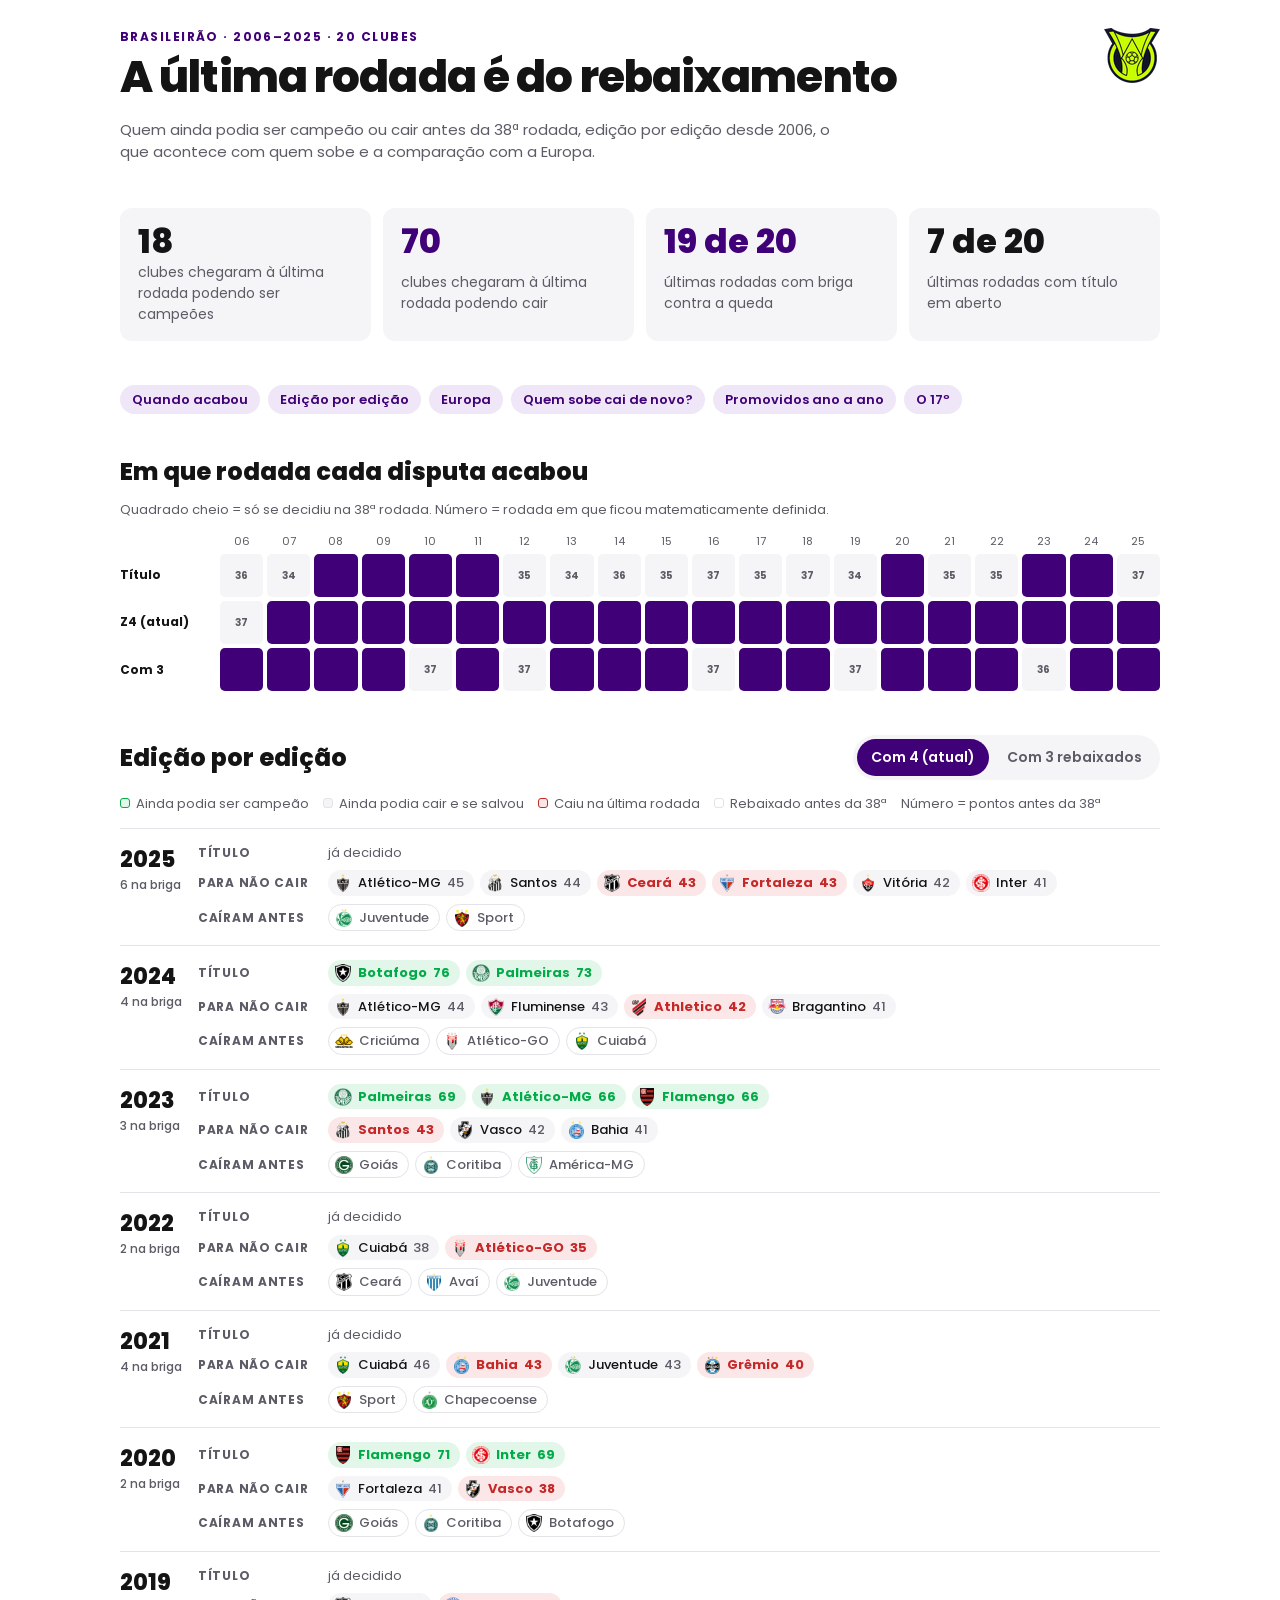
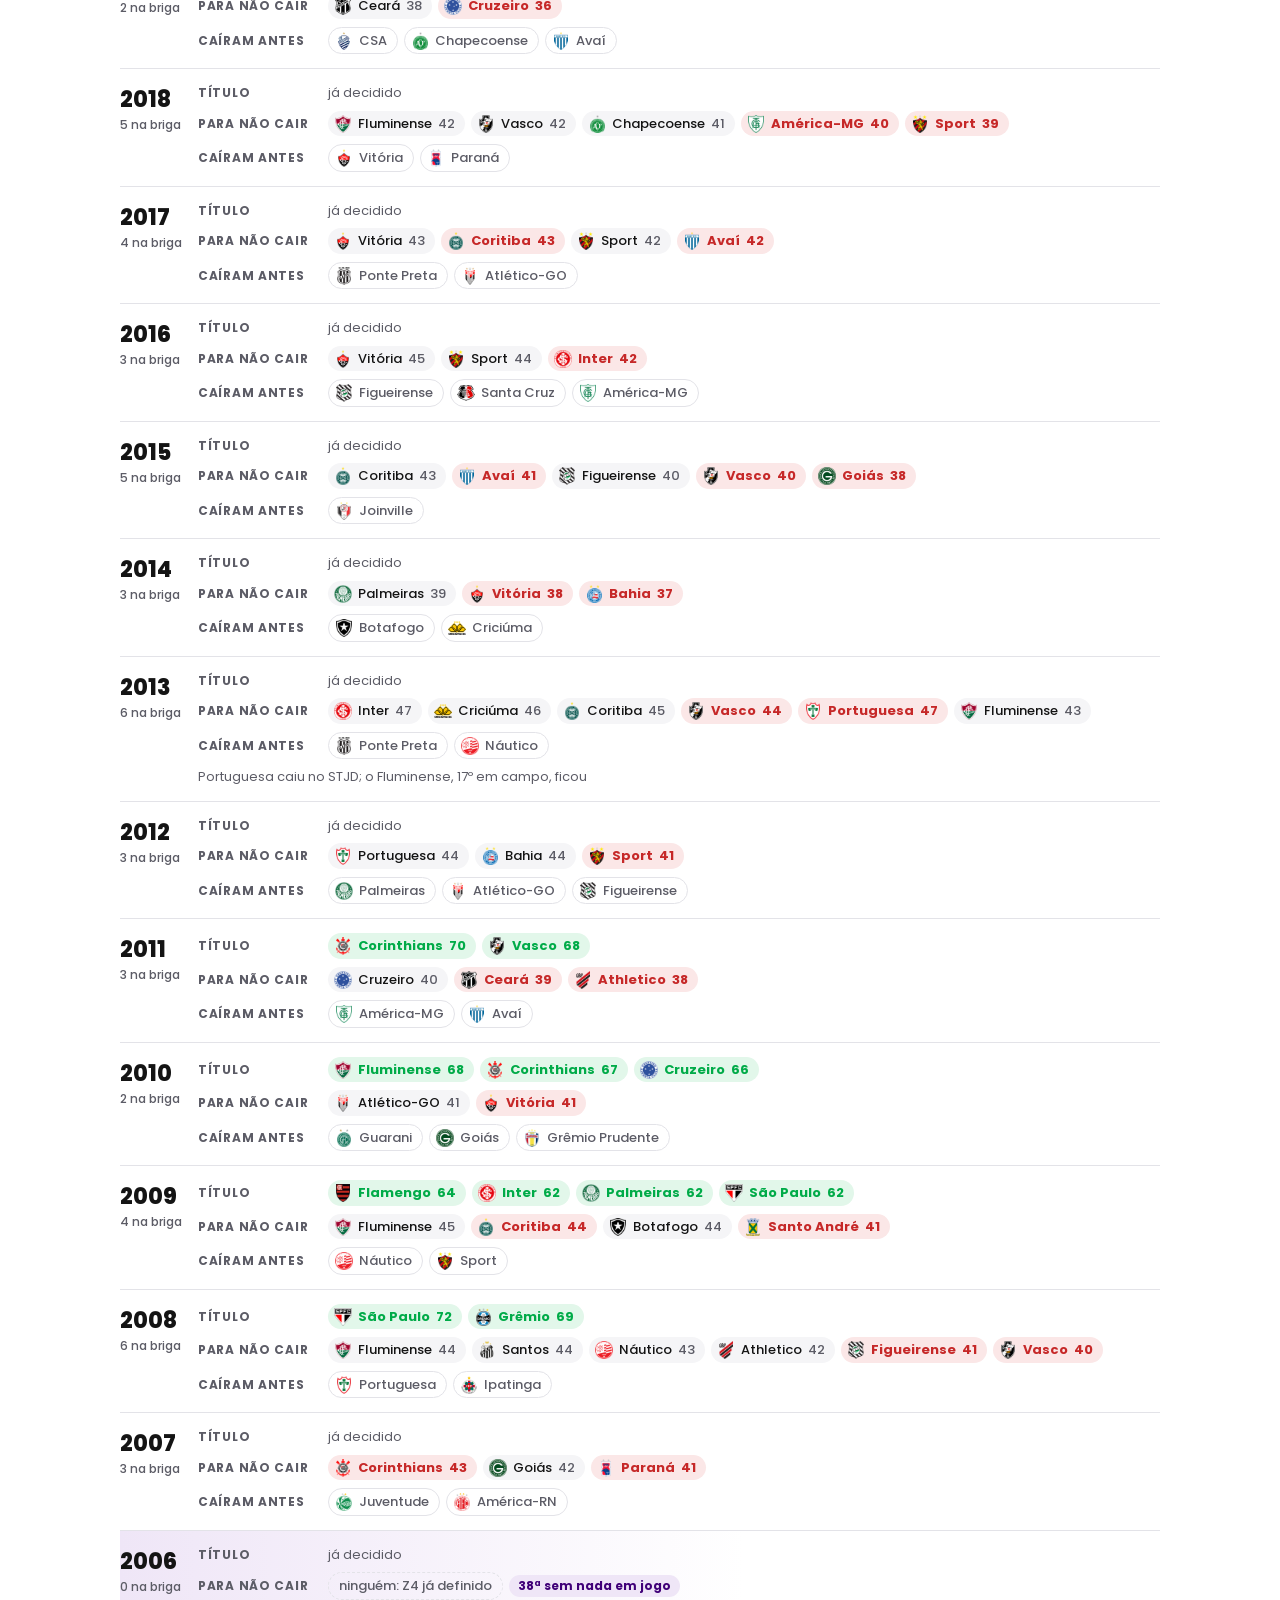
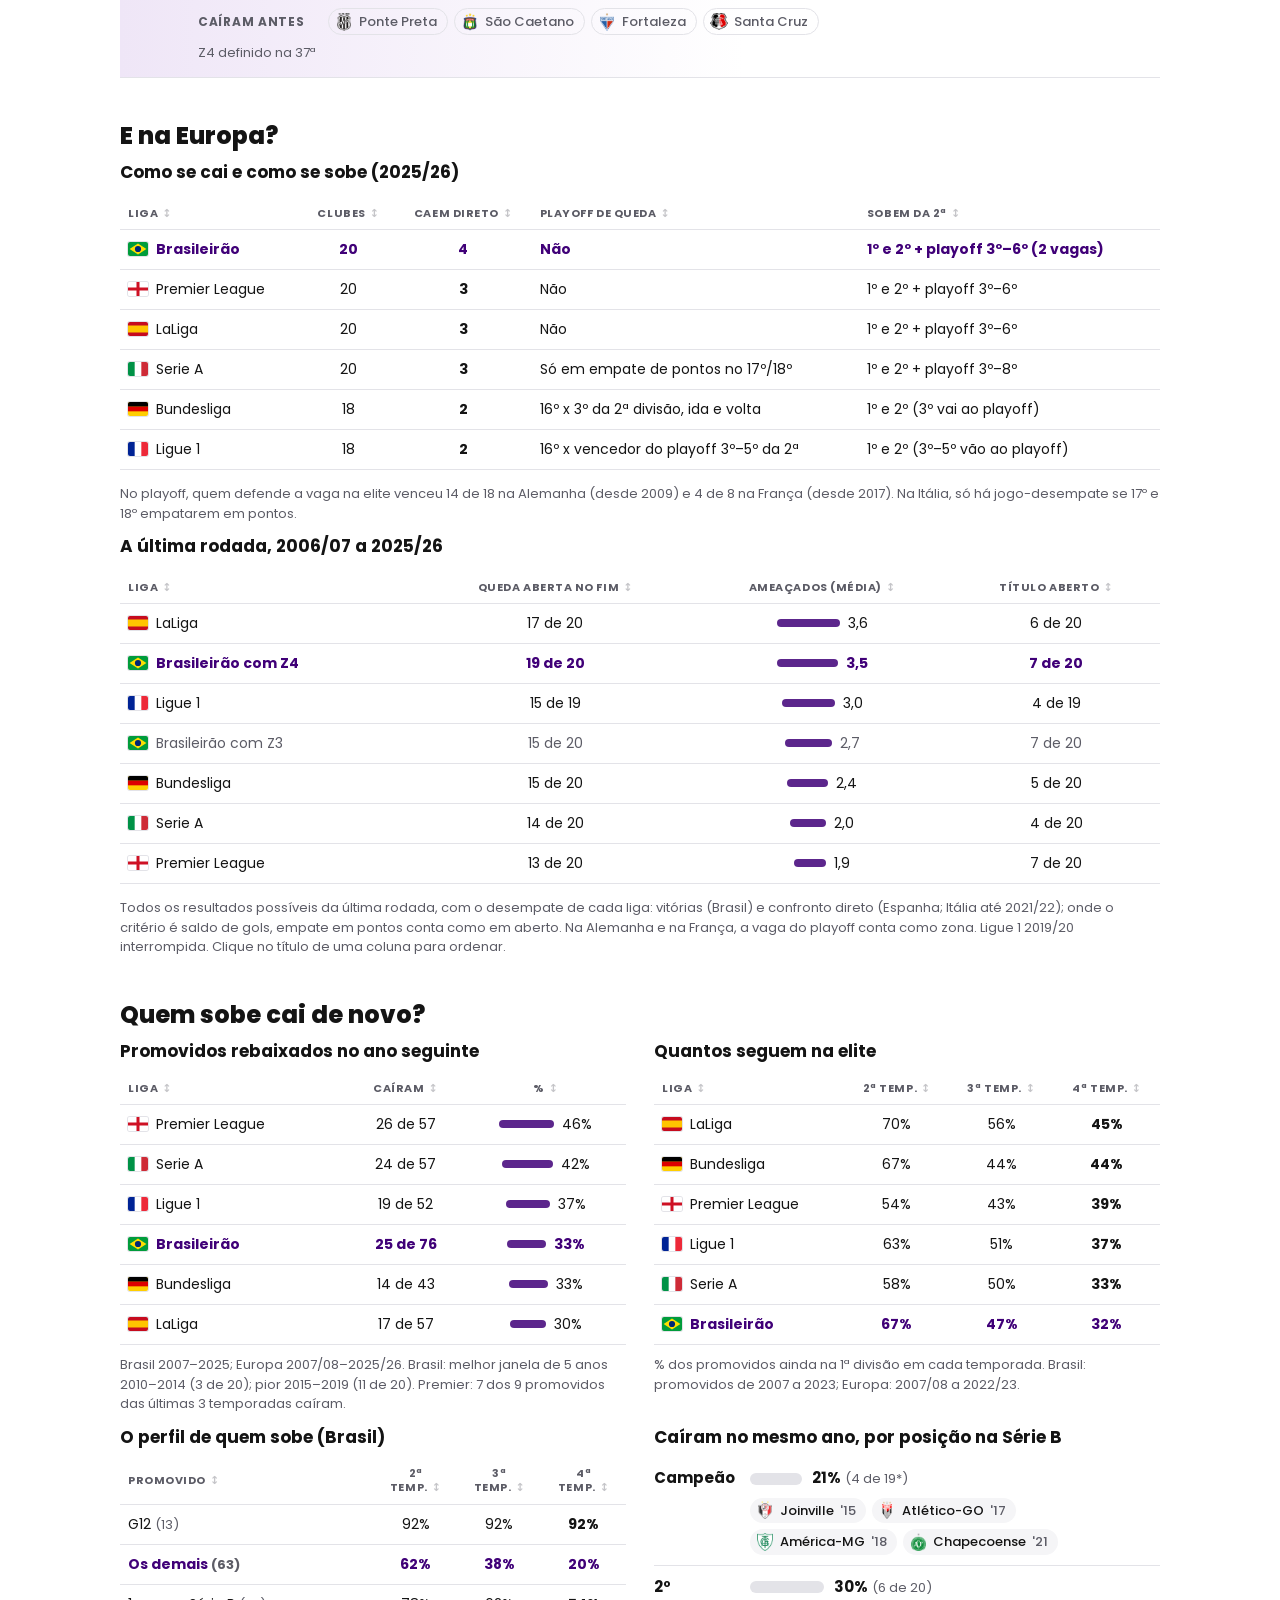
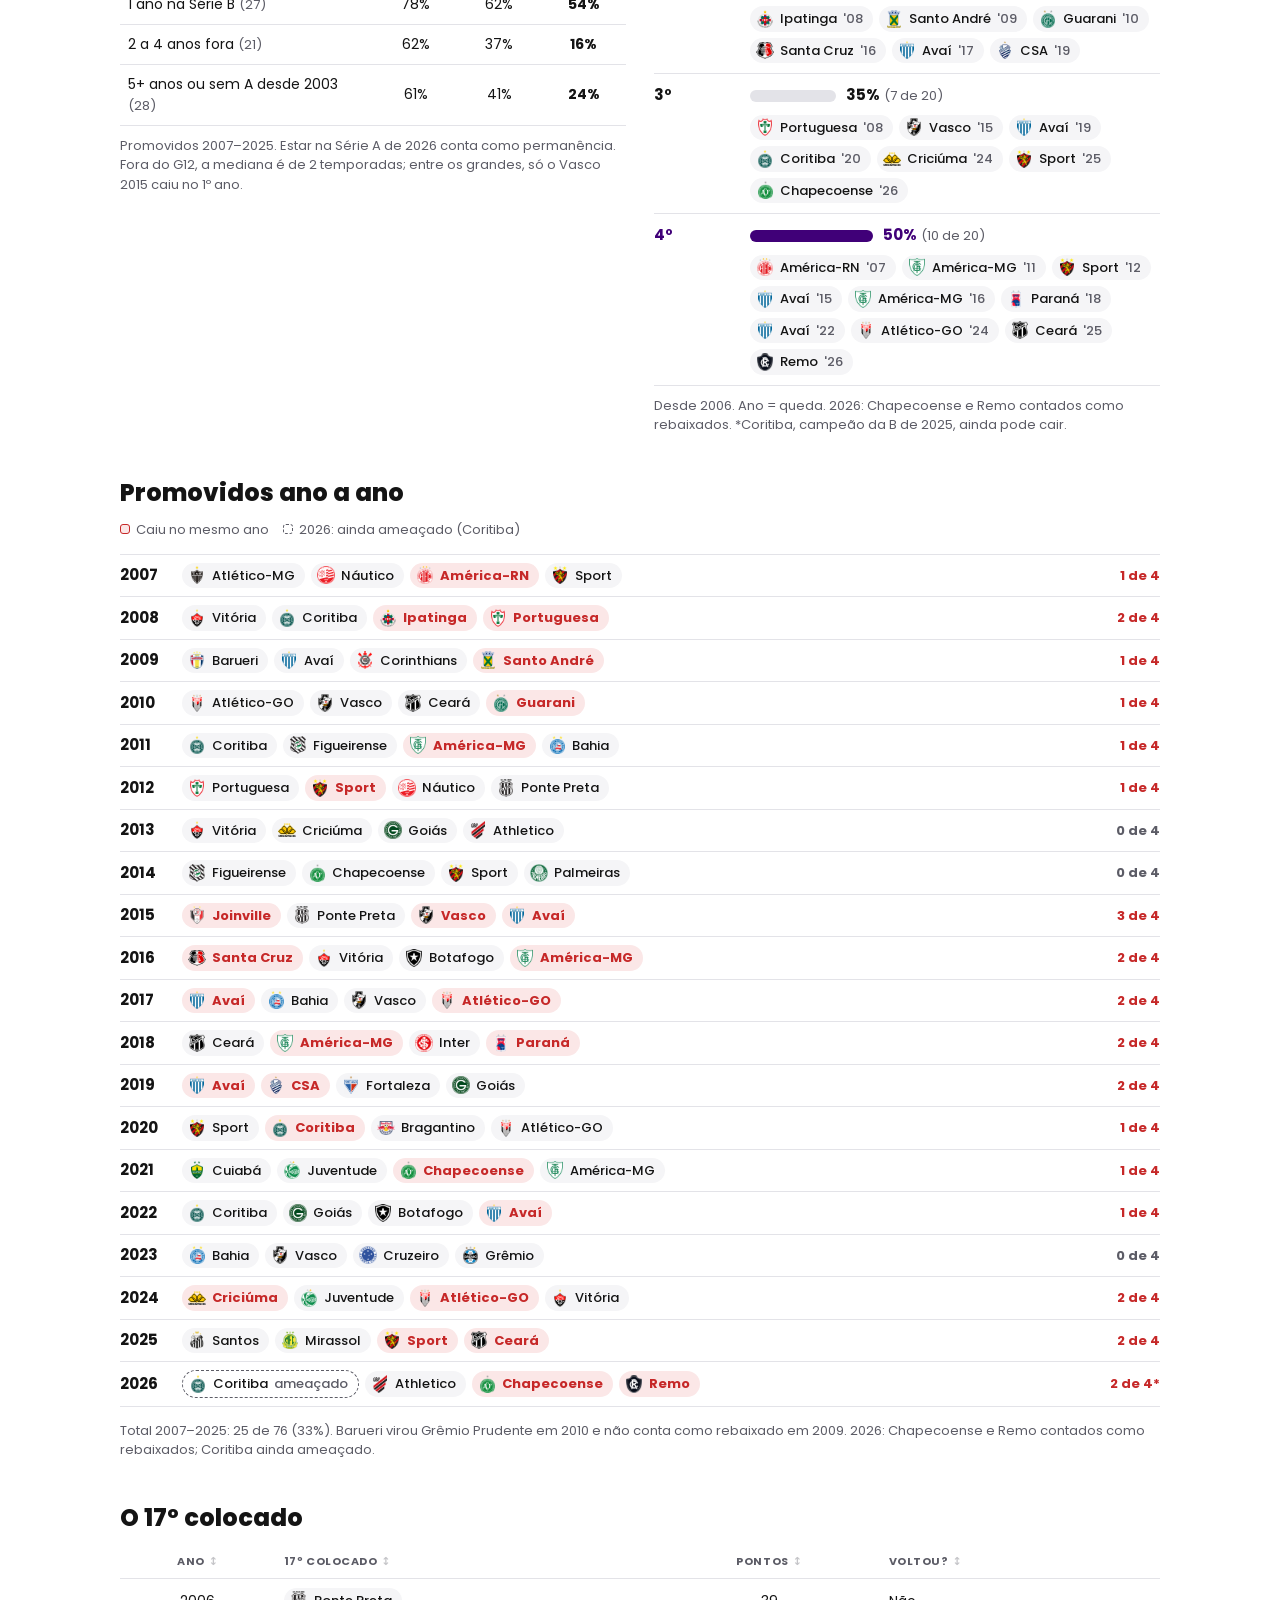
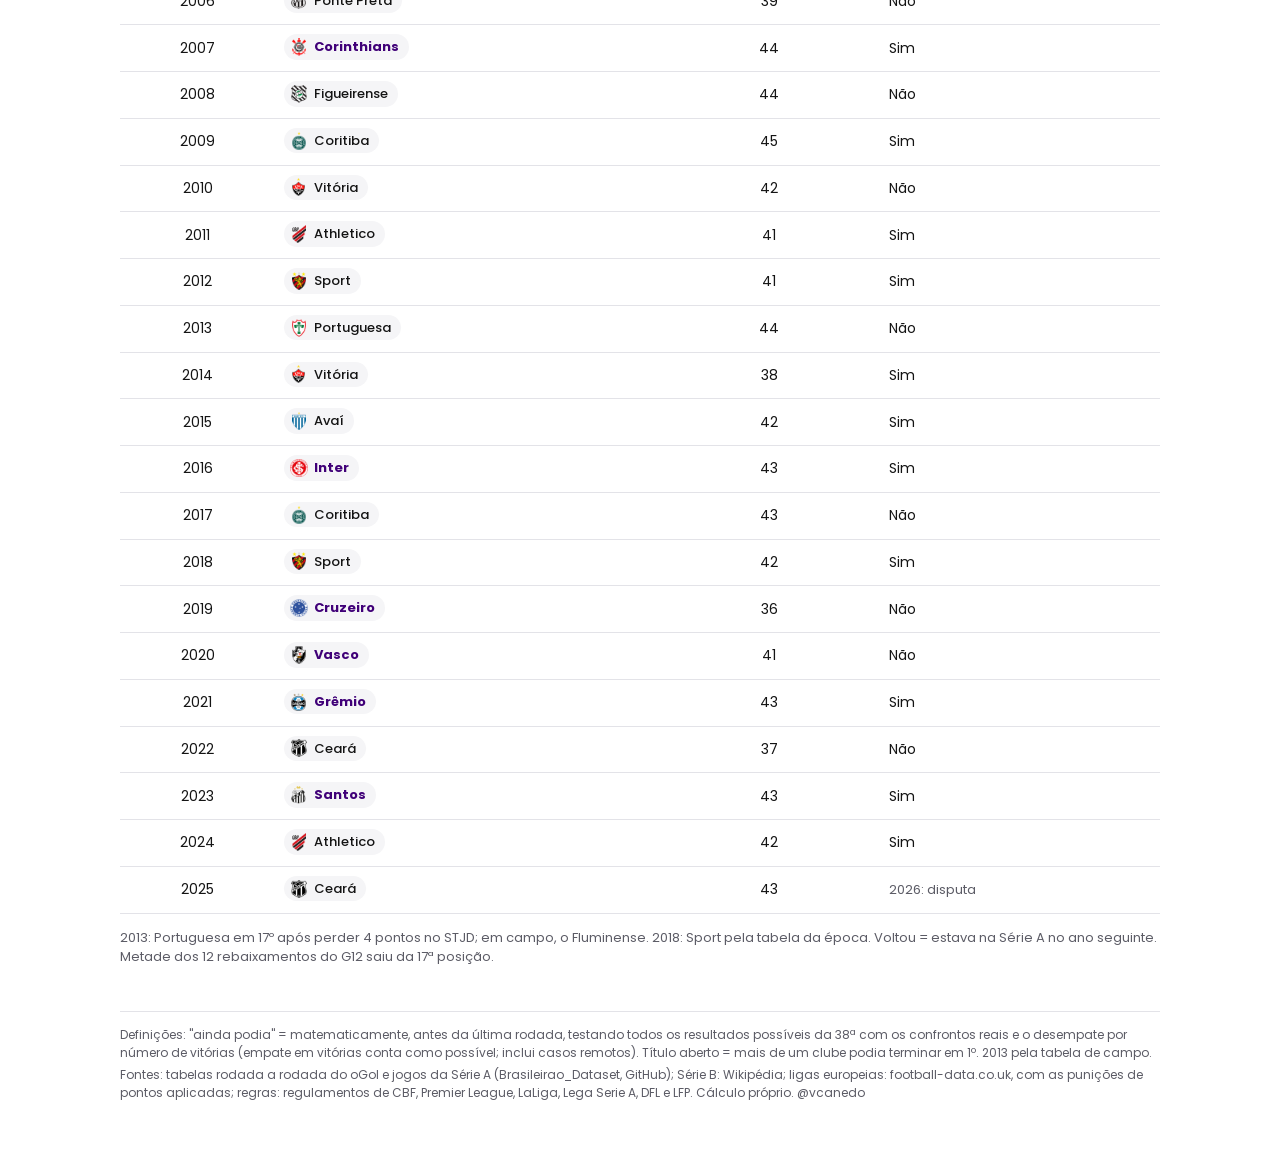
<file: backup/index (2).html>
<!doctype html><html lang="pt-BR"><head><meta charset="utf-8"><meta name="viewport" content="width=device-width,initial-scale=1,viewport-fit=cover">
<title>Última Rodada do Brasileirão</title>
<meta name="claude:viewport-fit-sides" content="cover">
<link rel="preconnect" href="https://fonts.googleapis.com">
<link rel="stylesheet" href="https://fonts.googleapis.com/css2?family=Poppins:wght@400;500;700;800&display=swap">
<style>
/* Almanaque do rebaixamento: resumo, régua de quando acabou, edição por edição, Europa, promovidos, o 17º. Base neutra; roxo do canal como acento. */
:root{
  --bg:#ffffff; --surface:#f5f5f7; --line:#e3e3e8; --muted:#5c5c66; --fg:#141414;
  --accent:#400078; --accent-soft:#efe6f7; --green:#00ab48; --green-soft:#e2f7ea;
  --fell:#c62828; --fell-soft:#fbe7e7; --font:"Poppins",system-ui,-apple-system,"Segoe UI",sans-serif;
}
@media (prefers-color-scheme:dark){:root:not([data-theme="light"]){
  --bg:#121016; --surface:#1d1a23; --line:#2e2a36; --muted:#a7a2b3; --fg:#f2f0f5;
  --accent:#c59cf0; --accent-soft:#2c2140; --green:#3ee27a; --green-soft:#16301f;
  --fell:#ff7b7b; --fell-soft:#3a1d1f; color-scheme:dark}}
:root[data-theme="dark"]{
  --bg:#121016; --surface:#1d1a23; --line:#2e2a36; --muted:#a7a2b3; --fg:#f2f0f5;
  --accent:#c59cf0; --accent-soft:#2c2140; --green:#3ee27a; --green-soft:#16301f;
  --fell:#ff7b7b; --fell-soft:#3a1d1f; color-scheme:dark}
*{box-sizing:border-box}
body{margin:0;background:var(--bg);color:var(--fg);font-family:var(--font);font-size:15px;line-height:1.5;
  padding-left:max(16px,env(safe-area-inset-left,0px));padding-right:max(16px,env(safe-area-inset-right,0px));padding-block:28px 48px}
.wrap{max-width:1040px;margin:0 auto;display:grid;grid-template-columns:minmax(0,1fr);gap:44px;min-width:0}
h1,h2,h3{text-wrap:balance;margin:0;line-height:1.15}
h1{font-size:clamp(28px,4.6vw,44px);font-weight:800;letter-spacing:-.02em}
h2{font-size:24px;font-weight:800}
h3{font-size:17px;font-weight:700}
.kicker{font-size:12px;font-weight:700;letter-spacing:.12em;text-transform:uppercase;color:var(--accent)}
.lede{color:var(--muted);max-width:80ch;margin:10px 0 0}
header{display:grid;gap:6px;position:relative;padding-right:72px}
.liga{position:absolute;top:0;right:0;width:56px;height:auto}
nav{display:flex;flex-wrap:wrap;gap:8px}
nav a{font-size:13px;font-weight:600;color:var(--accent);background:var(--accent-soft);padding:5px 12px;border-radius:999px;text-decoration:none}
nav a:focus-visible{outline:2px solid var(--accent);outline-offset:2px}
.tiles{display:grid;grid-template-columns:repeat(auto-fit,minmax(200px,1fr));gap:12px}
.tile{background:var(--surface);border-radius:12px;padding:16px 18px;display:grid;gap:4px}
.tile b{font-size:34px;font-weight:800;line-height:1;font-variant-numeric:tabular-nums}
.tile span{color:var(--muted);font-size:14px}
.tile.hl b{color:var(--accent)}
section{display:grid;grid-template-columns:minmax(0,1fr);gap:14px;min-width:0}
.bar{display:flex;flex-wrap:wrap;gap:10px;align-items:center;justify-content:space-between}
.seg{display:inline-flex;background:var(--surface);border-radius:999px;padding:4px;gap:4px}
.seg button{font:600 14px var(--font);border:0;background:transparent;color:var(--muted);padding:8px 14px;border-radius:999px;cursor:pointer}
.seg button[aria-pressed="true"]{background:var(--accent);color:var(--bg)}
.seg button:focus-visible{outline:2px solid var(--accent);outline-offset:2px}
.legend{display:flex;flex-wrap:wrap;gap:14px;font-size:13px;color:var(--muted)}
.legend i{display:inline-block;width:10px;height:10px;border-radius:3px;margin-right:6px;vertical-align:0}
.note{font-size:13px;color:var(--muted);margin:0}
/* régua */
.grade{display:grid;grid-template-columns:96px repeat(20,minmax(0,1fr));gap:4px;align-items:center;font-variant-numeric:tabular-nums}
.grade .h{font-size:11px;color:var(--muted);text-align:center}
.grade .lab{font-size:12px;font-weight:700;color:var(--fg)}
.sq{aspect-ratio:1;border-radius:5px;display:grid;place-items:center;font-size:10px;font-weight:700;color:var(--muted);background:var(--surface)}
.sq.f{background:var(--accent);color:var(--bg)}
/* edições */
.seasons{display:grid;border-top:1px solid var(--line)}
.row{display:grid;grid-template-columns:64px 1fr;gap:14px;padding:14px 0;border-bottom:1px solid var(--line)}
.yr{font-weight:800;font-size:22px;font-variant-numeric:tabular-nums}
.yr small{display:block;font-weight:500;font-size:12px;color:var(--muted)}
.cells{display:grid;gap:8px;min-width:0}
.line{display:flex;flex-wrap:wrap;gap:6px;align-items:center}
.lab2{font-size:12px;font-weight:700;letter-spacing:.06em;text-transform:uppercase;color:var(--muted);width:124px;flex:none}
.chip{display:inline-flex;align-items:center;gap:6px;font-size:13px;font-weight:500;padding:3px 10px;border-radius:999px;background:var(--surface);white-space:nowrap}
.chip img{width:18px;height:18px;object-fit:contain;margin-left:-4px}
.chip .ini{width:18px;height:18px;border-radius:50%;background:var(--line);font-size:8px;font-weight:700;display:grid;place-items:center;margin-left:-4px}
.chip em{font-style:normal;color:var(--muted);font-variant-numeric:tabular-nums}
.chip.fell{background:var(--fell-soft);color:var(--fell);font-weight:700}
.chip.fell em{color:var(--fell)}
.chip.title{background:var(--green-soft);color:var(--green);font-weight:700}
.chip.title em{color:var(--green)}
.chip.down{background:transparent;border:1px solid var(--line);color:var(--muted)}
.chip.dead{background:transparent;border:1px dashed var(--line);color:var(--muted)}
.chip.doubt{background:transparent;border:1px dashed var(--muted)}
.chip.g12{color:var(--accent);font-weight:700}
.pill{font-size:12px;font-weight:700;padding:2px 9px;border-radius:999px;background:var(--accent-soft);color:var(--accent)}
.row.isdead{background:linear-gradient(90deg,var(--accent-soft),transparent 60%)}
/* tabelas: sem rolagem horizontal */
table{border-collapse:collapse;width:100%;font-variant-numeric:tabular-nums}
th,td{text-align:left;padding:9px 8px;border-bottom:1px solid var(--line);font-size:14px;vertical-align:middle}
th{font-size:11px;letter-spacing:.05em;text-transform:uppercase;color:var(--muted);font-weight:700;line-height:1.3}
th.sort{cursor:pointer;user-select:none}
th.sort::after{content:"↕";opacity:.35;margin-left:4px;font-size:11px}
th[aria-sort="ascending"]::after{content:"↑";opacity:1;color:var(--accent)}
th[aria-sort="descending"]::after{content:"↓";opacity:1;color:var(--accent)}
th.sort:focus-visible{outline:2px solid var(--accent);outline-offset:-2px}
.num{text-align:center}
th.num{text-align:center}
tr.br td{font-weight:700;color:var(--accent)}
tr.br3 td{color:var(--muted)}
td.lg{white-space:nowrap}
.flag{width:20px;height:14px;vertical-align:-2px;margin-right:8px;border-radius:2px;box-shadow:0 0 0 1px var(--line)}
.meter{display:inline-block;height:8px;border-radius:4px;background:var(--accent);opacity:.85;vertical-align:1px;margin-right:8px}
.two{display:grid;grid-template-columns:repeat(auto-fit,minmax(min(320px,100%),1fr));gap:28px}
.two>div{min-width:0;display:grid;grid-template-columns:minmax(0,1fr);gap:10px;align-content:start}
/* promovidos ano a ano */
.promo{display:grid;border-top:1px solid var(--line)}
.prow{display:grid;grid-template-columns:52px 1fr 52px;gap:10px;align-items:center;padding:8px 0;border-bottom:1px solid var(--line)}
.prow b{font-variant-numeric:tabular-nums}
.prow .n{text-align:right;font-weight:700;font-size:13px;color:var(--muted)}
.prow .n.x{color:var(--fell)}
/* Série B */
.posrow{display:grid;grid-template-columns:84px 1fr;gap:12px;padding:10px 0;border-bottom:1px solid var(--line)}
.posrow .b{height:12px;border-radius:6px;background:var(--line);display:inline-block;vertical-align:middle;margin-right:10px}
.posrow.hl .b{background:var(--accent)}
.posrow.hl strong{color:var(--accent)}
footer{font-size:12px;color:var(--muted);display:grid;gap:4px;border-top:1px solid var(--line);padding-top:14px}
@media (max-width:640px){
  .row{grid-template-columns:1fr}.lab2{width:100%}
  .grade{grid-template-columns:62px repeat(20,minmax(0,1fr));gap:2px}.sq{font-size:7px;border-radius:3px}.grade .h{font-size:8px}
  th,td{padding:8px 5px;font-size:13px}th{font-size:10px}
  .meter{display:none}
  td.lg{white-space:normal}
  table.stack thead{display:none}
  table.stack tr{display:grid;grid-template-columns:1fr 1fr;gap:2px 10px;padding:10px 0;border-bottom:1px solid var(--line)}
  table.stack td{border:0;padding:2px 0;text-align:left}
  table.stack td:first-child{grid-column:1/-1;font-weight:700}
  table.stack td[data-l]::before{content:attr(data-l);display:block;font-size:10px;font-weight:700;letter-spacing:.05em;text-transform:uppercase;color:var(--muted)}
  table.stack td.wide{grid-column:1/-1}
}
@media (prefers-reduced-motion:no-preference){.seg button{transition:background .15s}}
</style>

</head><body>
<div class="wrap">
<header>
  <img class="liga" src="[data-uri]" alt="Símbolo do Brasileirão" width="56" height="55">
  <div class="kicker">Brasileirão · 2006–2025 · 20 clubes</div>
  <h1>A última rodada é do rebaixamento</h1>
  <p class="lede">Quem ainda podia ser campeão ou cair antes da 38ª rodada, edição por edição desde 2006, o que acontece com quem sobe e a comparação com a Europa.</p>
</header>

<div class="tiles" id="tiles"></div>
<nav aria-label="Seções">
  <a href="#regua">Quando acabou</a><a href="#edicoes">Edição por edição</a><a href="#europa">Europa</a>
  <a href="#sobe">Quem sobe cai de novo?</a><a href="#ano">Promovidos ano a ano</a><a href="#d17">O 17º</a>
</nav>

<section id="regua">
  <h2>Em que rodada cada disputa acabou</h2>
  <p class="note">Quadrado cheio = só se decidiu na 38ª rodada. Número = rodada em que ficou matematicamente definida.</p>
  <div class="grade" id="grade"></div>
</section>

<section id="edicoes">
  <div class="bar">
    <h2>Edição por edição</h2>
    <div class="seg" role="group" aria-label="Número de rebaixados">
      <button id="b4" aria-pressed="true">Com 4 (atual)</button>
      <button id="b3" aria-pressed="false">Com 3 rebaixados</button>
    </div>
  </div>
  <div class="legend">
    <span><i style="background:var(--green-soft);border:1px solid var(--green)"></i>Ainda podia ser campeão</span>
    <span><i style="background:var(--surface);border:1px solid var(--line)"></i>Ainda podia cair e se salvou</span>
    <span><i style="background:var(--fell-soft);border:1px solid var(--fell)"></i>Caiu na última rodada</span>
    <span><i style="border:1px solid var(--line)"></i>Rebaixado antes da 38ª</span>
    <span>Número = pontos antes da 38ª</span>
  </div>
  <div class="seasons" id="seasons"></div>
</section>

<section id="europa">
  <h2>E na Europa?</h2>
  <h3>Como se cai e como se sobe (2025/26)</h3>
  <table class="stack" id="regras"></table>
  <p class="note">No playoff, quem defende a vaga na elite venceu 14 de 18 na Alemanha (desde 2009) e 4 de 8 na França (desde 2017). Na Itália, só há jogo-desempate se 17º e 18º empatarem em pontos.</p>
  <h3>A última rodada, 2006/07 a 2025/26</h3>
  <table id="eu"></table>
  <p class="note">Todos os resultados possíveis da última rodada, com o desempate de cada liga: vitórias (Brasil) e confronto direto (Espanha; Itália até 2021/22); onde o critério é saldo de gols, empate em pontos conta como em aberto. Na Alemanha e na França, a vaga do playoff conta como zona. Ligue 1 2019/20 interrompida. Clique no título de uma coluna para ordenar.</p>
</section>

<section id="sobe">
  <h2>Quem sobe cai de novo?</h2>
  <div class="two">
    <div>
      <h3>Promovidos rebaixados no ano seguinte</h3>
      <table id="prom"></table>
      <p class="note">Brasil 2007–2025; Europa 2007/08–2025/26. Brasil: melhor janela de 5 anos 2010–2014 (3 de 20); pior 2015–2019 (11 de 20). Premier: 7 dos 9 promovidos das últimas 3 temporadas caíram.</p>
    </div>
    <div>
      <h3>Quantos seguem na elite</h3>
      <table id="surv"></table>
      <p class="note">% dos promovidos ainda na 1ª divisão em cada temporada. Brasil: promovidos de 2007 a 2023; Europa: 2007/08 a 2022/23.</p>
    </div>
  </div>
  <div class="two">
    <div>
      <h3>O perfil de quem sobe (Brasil)</h3>
      <table id="perfil"></table>
      <p class="note">Promovidos 2007–2025. Estar na Série A de 2026 conta como permanência. Fora do G12, a mediana é de 2 temporadas; entre os grandes, só o Vasco 2015 caiu no 1º ano.</p>
    </div>
    <div>
      <h3>Caíram no mesmo ano, por posição na Série B</h3>
      <div id="pos"></div>
      <p class="note">Desde 2006. Ano = queda. 2026: Chapecoense e Remo contados como rebaixados. *Coritiba, campeão da B de 2025, ainda pode cair.</p>
    </div>
  </div>
</section>

<section id="ano">
  <h2>Promovidos ano a ano</h2>
  <div class="legend">
    <span><i style="background:var(--fell-soft);border:1px solid var(--fell)"></i>Caiu no mesmo ano</span>
    <span><i style="border:1px dashed var(--muted)"></i>2026: ainda ameaçado (Coritiba)</span>
  </div>
  <div class="promo" id="promo"></div>
  <p class="note">Total 2007–2025: 25 de 76 (33%). Barueri virou Grêmio Prudente em 2010 e não conta como rebaixado em 2009. 2026: Chapecoense e Remo contados como rebaixados; Coritiba ainda ameaçado.</p>
</section>

<section id="d17">
  <h2>O 17º colocado</h2>
  <table id="dec"></table>
  <p class="note">2013: Portuguesa em 17º após perder 4 pontos no STJD; em campo, o Fluminense. 2018: Sport pela tabela da época. Voltou = estava na Série A no ano seguinte. Metade dos 12 rebaixamentos do G12 saiu da 17ª posição.</p>
</section>

<footer>
  <div>Definições: "ainda podia" = matematicamente, antes da última rodada, testando todos os resultados possíveis da 38ª com os confrontos reais e o desempate por número de vitórias (empate em vitórias conta como possível; inclui casos remotos). Título aberto = mais de um clube podia terminar em 1º. 2013 pela tabela de campo.</div>
  <div>Fontes: tabelas rodada a rodada do oGol e jogos da Série A (Brasileirao_Dataset, GitHub); Série B: Wikipédia; ligas europeias: football-data.co.uk, com as punições de pontos aplicadas; regras: regulamentos de CBF, Premier League, LaLiga, Lega Serie A, DFL e LFP. Cálculo próprio. @vcanedo</div>
</footer>
</div>

<script>
const ESC={"América-MG": "[data-uri]", "América-RN": "[data-uri]", "Athletico": "[data-uri]", "Atlético-GO": "[data-uri]", "Atlético-MG": "[data-uri]", "Avaí": "[data-uri]", "Bahia": "[data-uri]", "Barueri": "[data-uri]", "Botafogo": "[data-uri]", "Bragantino": "[data-uri]", "CSA": "[data-uri]", "Ceará": "[data-uri]", "Chapecoense": "[data-uri]", "Corinthians": "[data-uri]", "Coritiba": "[data-uri]", "Criciúma": "[data-uri]", "Cruzeiro": "[data-uri]", "Cuiabá": "[data-uri]", "Figueirense": "[data-uri]", "Flamengo": "[data-uri]", "Fluminense": "[data-uri]", "Fortaleza": "[data-uri]", "Goiás": "[data-uri]", "Grêmio": "[data-uri]", "Grêmio Prudente": "[data-uri]", "Guarani": "[data-uri]", "Inter": "[data-uri]", "Ipatinga": "[data-uri]", "Joinville": "[data-uri]", "Juventude": "[data-uri]", "Mirassol": "[data-uri]", "Náutico": "[data-uri]", "Palmeiras": "[data-uri]", "Paraná": "[data-uri]", "Ponte Preta": "[data-uri]", "Portuguesa": "[data-uri]", "Remo": "[data-uri]", "Santa Cruz": "[data-uri]", "Santo André": "[data-uri]", "Santos": "[data-uri]", "Sport": "[data-uri]", "São Caetano": "[data-uri]", "São Paulo": "[data-uri]", "Vasco": "[data-uri]", "Vitória": "[data-uri]"};
const BR=[
{"y": 2006, "t": [], "r": [], "r3": [["Ponte Preta", 38], ["São Caetano", 36]], "ja": ["Ponte Preta", "São Caetano", "Fortaleza", "Santa Cruz"], "note": "Z4 definido na 37ª"},
{"y": 2007, "t": [], "r": [["Corinthians", 43, 1], ["Goiás", 42, 0], ["Paraná", 41, 1]], "r3": [["Corinthians", 43], ["Goiás", 42], ["Paraná", 41]], "ja": ["Juventude", "América-RN"]},
{"y": 2008, "t": [["São Paulo", 72], ["Grêmio", 69]], "r": [["Fluminense", 44, 0], ["Santos", 44, 0], ["Náutico", 43, 0], ["Athletico", 42, 0], ["Figueirense", 41, 1], ["Vasco", 40, 1]], "r3": [["Náutico", 43], ["Athletico", 42], ["Figueirense", 41], ["Vasco", 40], ["Portuguesa", 38]], "ja": ["Portuguesa", "Ipatinga"]},
{"y": 2009, "t": [["Flamengo", 64], ["Inter", 62], ["Palmeiras", 62], ["São Paulo", 62]], "r": [["Fluminense", 45, 0], ["Coritiba", 44, 1], ["Botafogo", 44, 0], ["Santo André", 41, 1]], "r3": [["Coritiba", 44], ["Botafogo", 44], ["Santo André", 41]], "ja": ["Náutico", "Sport"]},
{"y": 2010, "t": [["Fluminense", 68], ["Corinthians", 67], ["Cruzeiro", 66]], "r": [["Atlético-GO", 41, 0], ["Vitória", 41, 1]], "r3": [], "ja": ["Guarani", "Goiás", "Grêmio Prudente"]},
{"y": 2011, "t": [["Corinthians", 70], ["Vasco", 68]], "r": [["Cruzeiro", 40, 0], ["Ceará", 39, 1], ["Athletico", 38, 1]], "r3": [["Cruzeiro", 40], ["Ceará", 39], ["Athletico", 38], ["América-MG", 37]], "ja": ["América-MG", "Avaí"]},
{"y": 2012, "t": [], "r": [["Portuguesa", 44, 0], ["Bahia", 44, 0], ["Sport", 41, 1]], "r3": [], "ja": ["Palmeiras", "Atlético-GO", "Figueirense"]},
{"y": 2013, "t": [], "r": [["Inter", 47, 0], ["Criciúma", 46, 0], ["Coritiba", 45, 0], ["Vasco", 44, 1], ["Portuguesa", 47, 1], ["Fluminense", 43, 0]], "r3": [["Coritiba", 45], ["Vasco", 44], ["Fluminense", 43]], "ja": ["Ponte Preta", "Náutico"], "note": "Portuguesa caiu no STJD; o Fluminense, 17º em campo, ficou"},
{"y": 2014, "t": [], "r": [["Palmeiras", 39, 0], ["Vitória", 38, 1], ["Bahia", 37, 1]], "r3": [["Palmeiras", 39], ["Vitória", 38], ["Bahia", 37]], "ja": ["Botafogo", "Criciúma"]},
{"y": 2015, "t": [], "r": [["Coritiba", 43, 0], ["Avaí", 41, 1], ["Figueirense", 40, 0], ["Vasco", 40, 1], ["Goiás", 38, 1]], "r3": [["Coritiba", 43], ["Avaí", 41], ["Figueirense", 40], ["Vasco", 40], ["Goiás", 38]], "ja": ["Joinville"]},
{"y": 2016, "t": [], "r": [["Vitória", 45, 0], ["Sport", 44, 0], ["Inter", 42, 1]], "r3": [], "ja": ["Figueirense", "Santa Cruz", "América-MG"]},
{"y": 2017, "t": [], "r": [["Vitória", 43, 0], ["Coritiba", 43, 1], ["Sport", 42, 0], ["Avaí", 42, 1]], "r3": [["Vitória", 43], ["Coritiba", 43], ["Sport", 42], ["Avaí", 42], ["Ponte Preta", 39]], "ja": ["Ponte Preta", "Atlético-GO"]},
{"y": 2018, "t": [], "r": [["Fluminense", 42, 0], ["Vasco", 42, 0], ["Chapecoense", 41, 0], ["América-MG", 40, 1], ["Sport", 39, 1]], "r3": [["Fluminense", 42], ["Vasco", 42], ["Chapecoense", 41], ["América-MG", 40], ["Sport", 39], ["Vitória", 37]], "ja": ["Vitória", "Paraná"]},
{"y": 2019, "t": [], "r": [["Ceará", 38, 0], ["Cruzeiro", 36, 1]], "r3": [], "ja": ["CSA", "Chapecoense", "Avaí"]},
{"y": 2020, "t": [["Flamengo", 71], ["Inter", 69]], "r": [["Fortaleza", 41, 0], ["Vasco", 38, 1]], "r3": [["Vasco", 38], ["Goiás", 37]], "ja": ["Goiás", "Coritiba", "Botafogo"]},
{"y": 2021, "t": [], "r": [["Cuiabá", 46, 0], ["Bahia", 43, 1], ["Juventude", 43, 0], ["Grêmio", 40, 1]], "r3": [["Bahia", 43], ["Juventude", 43], ["Grêmio", 40]], "ja": ["Sport", "Chapecoense"]},
{"y": 2022, "t": [], "r": [["Cuiabá", 38, 0], ["Atlético-GO", 35, 1]], "r3": [["Atlético-GO", 35], ["Ceará", 34], ["Avaí", 32]], "ja": ["Ceará", "Avaí", "Juventude"]},
{"y": 2023, "t": [["Palmeiras", 69], ["Atlético-MG", 66], ["Flamengo", 66]], "r": [["Santos", 43, 1], ["Vasco", 42, 0], ["Bahia", 41, 0]], "r3": [], "ja": ["Goiás", "Coritiba", "América-MG"]},
{"y": 2024, "t": [["Botafogo", 76], ["Palmeiras", 73]], "r": [["Atlético-MG", 44, 0], ["Fluminense", 43, 0], ["Athletico", 42, 1], ["Bragantino", 41, 0]], "r3": [["Bragantino", 41], ["Criciúma", 38]], "ja": ["Criciúma", "Atlético-GO", "Cuiabá"]},
{"y": 2025, "t": [], "r": [["Atlético-MG", 45, 0], ["Santos", 44, 0], ["Ceará", 43, 1], ["Fortaleza", 43, 1], ["Vitória", 42, 0], ["Inter", 41, 0]], "r3": [["Santos", 44], ["Ceará", 43], ["Fortaleza", 43], ["Vitória", 42], ["Inter", 41]], "ja": ["Juventude", "Sport"]}
];
const DADOS={"grade": [[2006, 36, 37, 38, "São Paulo"], [2007, 34, 38, 38, "São Paulo"], [2008, 38, 38, 38, "São Paulo"], [2009, 38, 38, 38, "Flamengo"], [2010, 38, 38, 37, "Fluminense"], [2011, 38, 38, 38, "Corinthians"], [2012, 35, 38, 37, "Fluminense"], [2013, 34, 38, 38, "Cruzeiro"], [2014, 36, 38, 38, "Cruzeiro"], [2015, 35, 38, 38, "Corinthians"], [2016, 37, 38, 37, "Palmeiras"], [2017, 35, 38, 38, "Corinthians"], [2018, 37, 38, 38, "Palmeiras"], [2019, 34, 38, 37, "Flamengo"], [2020, 38, 38, 38, "Flamengo"], [2021, 35, 38, 38, "Atlético-MG"], [2022, 35, 38, 38, "Palmeiras"], [2023, 38, 38, 36, "Palmeiras"], [2024, 38, 38, 38, "Botafogo"], [2025, 37, 38, 38, "Flamengo"]], "promo": [["2007", ["Atlético-MG", "Náutico", "América-RN*", "Sport"]], ["2008", ["Vitória", "Coritiba", "Ipatinga*", "Portuguesa*"]], ["2009", ["Barueri", "Avaí", "Corinthians", "Santo André*"]], ["2010", ["Atlético-GO", "Vasco", "Ceará", "Guarani*"]], ["2011", ["Coritiba", "Figueirense", "América-MG*", "Bahia"]], ["2012", ["Portuguesa", "Sport*", "Náutico", "Ponte Preta"]], ["2013", ["Vitória", "Criciúma", "Goiás", "Athletico"]], ["2014", ["Figueirense", "Chapecoense", "Sport", "Palmeiras"]], ["2015", ["Joinville*", "Ponte Preta", "Vasco*", "Avaí*"]], ["2016", ["Santa Cruz*", "Vitória", "Botafogo", "América-MG*"]], ["2017", ["Avaí*", "Bahia", "Vasco", "Atlético-GO*"]], ["2018", ["Ceará", "América-MG*", "Inter", "Paraná*"]], ["2019", ["Avaí*", "CSA*", "Fortaleza", "Goiás"]], ["2020", ["Sport", "Coritiba*", "Bragantino", "Atlético-GO"]], ["2021", ["Cuiabá", "Juventude", "Chapecoense*", "América-MG"]], ["2022", ["Coritiba", "Goiás", "Botafogo", "Avaí*"]], ["2023", ["Bahia", "Vasco", "Cruzeiro", "Grêmio"]], ["2024", ["Criciúma*", "Juventude", "Atlético-GO*", "Vitória"]], ["2025", ["Santos", "Mirassol", "Sport*", "Ceará*"]], ["2026", ["Coritiba?", "Athletico", "Chapecoense*", "Remo*"]]], "pos": [["Campeão", 19, [["Joinville", "15"], ["Atlético-GO", "17"], ["América-MG", "18"], ["Chapecoense", "21"]]], ["2º", 20, [["Ipatinga", "08"], ["Santo André", "09"], ["Guarani", "10"], ["Santa Cruz", "16"], ["Avaí", "17"], ["CSA", "19"]]], ["3º", 20, [["Portuguesa", "08"], ["Vasco", "15"], ["Avaí", "19"], ["Coritiba", "20"], ["Criciúma", "24"], ["Sport", "25"], ["Chapecoense", "26"]]], ["4º", 20, [["América-RN", "07"], ["América-MG", "11"], ["Sport", "12"], ["Avaí", "15"], ["América-MG", "16"], ["Paraná", "18"], ["Avaí", "22"], ["Atlético-GO", "24"], ["Ceará", "25"], ["Remo", "26"]]]], "dec": [[2006, "Ponte Preta", 39, 0, 0], [2007, "Corinthians", 44, 1, 1], [2008, "Figueirense", 44, 0, 0], [2009, "Coritiba", 45, 0, 1], [2010, "Vitória", 42, 0, 0], [2011, "Athletico", 41, 0, 1], [2012, "Sport", 41, 0, 1], [2013, "Portuguesa", 44, 0, 0], [2014, "Vitória", 38, 0, 1], [2015, "Avaí", 42, 0, 1], [2016, "Inter", 43, 1, 1], [2017, "Coritiba", 43, 0, 0], [2018, "Sport", 42, 0, 1], [2019, "Cruzeiro", 36, 1, 0], [2020, "Vasco", 41, 1, 0], [2021, "Grêmio", 43, 1, 1], [2022, "Ceará", 37, 0, 0], [2023, "Santos", 43, 1, 1], [2024, "Athletico", 42, 0, 1], [2025, "Ceará", 43, 0, -1]], "perfil": [["G12", 13, [12, 13], [11, 12], [11, 12], [6, 9]], ["Os demais", 63, [39, 63], [23, 60], [11, 56], [8, 55]], ["1 ano na Série B", 27, [21, 27], [16, 26], [13, 24], [9, 22]], ["2 a 4 anos fora", 21, [13, 21], [7, 19], [3, 19], [1, 17]], ["5+ anos ou sem A desde 2003", 28, [17, 28], [11, 27], [6, 25], [4, 25]]], "tot": {"tit": 18, "z4": 70, "z3": 54}};
const FLAG={
 BR:'<svg class="flag" viewBox="0 0 20 14" aria-hidden="true"><rect width="20" height="14" fill="#009c3b"/><path d="M10 1.6 18.4 7 10 12.4 1.6 7z" fill="#ffdf00"/><circle cx="10" cy="7" r="3.1" fill="#002776"/></svg>',
 ENG:'<svg class="flag" viewBox="0 0 20 14" aria-hidden="true"><rect width="20" height="14" fill="#fff"/><rect x="8.5" width="3" height="14" fill="#ce1124"/><rect y="5.5" width="20" height="3" fill="#ce1124"/></svg>',
 ESP:'<svg class="flag" viewBox="0 0 20 14" aria-hidden="true"><rect width="20" height="14" fill="#c60b1e"/><rect y="3.5" width="20" height="7" fill="#ffc400"/></svg>',
 ITA:'<svg class="flag" viewBox="0 0 20 14" aria-hidden="true"><rect width="20" height="14" fill="#fff"/><rect width="6.67" height="14" fill="#009246"/><rect x="13.33" width="6.67" height="14" fill="#ce2b37"/></svg>',
 GER:'<svg class="flag" viewBox="0 0 20 14" aria-hidden="true"><rect width="20" height="14" fill="#ffce00"/><rect width="20" height="4.67" fill="#000"/><rect y="4.67" width="20" height="4.67" fill="#dd0000"/></svg>',
 FRA:'<svg class="flag" viewBox="0 0 20 14" aria-hidden="true"><rect width="20" height="14" fill="#fff"/><rect width="6.67" height="14" fill="#002395"/><rect x="13.33" width="6.67" height="14" fill="#ed2939"/></svg>'};
const T=DADOS.tot;
const EU=[["ESP","LaLiga",17,20,3.60,6,20],["BR","Brasileirão com Z4",19,20,T.z4/20,7,20,"br"],["FRA","Ligue 1",15,19,3.00,4,19],
 ["BR","Brasileirão com Z3",15,20,T.z3/20,7,20,"br3"],["GER","Bundesliga",15,20,2.35,5,20],["ITA","Serie A",14,20,2.05,4,20],["ENG","Premier League",13,20,1.85,7,20]];
const PROM=[["ENG","Premier League",26,57],["ITA","Serie A",24,57],["FRA","Ligue 1",19,52],["BR","Brasileirão",25,76,"br"],["GER","Bundesliga",14,43],["ESP","LaLiga",17,57]];
const SURV=[["ESP","LaLiga",70,56,45],["GER","Bundesliga",67,44,44],["ENG","Premier League",54,43,39],["FRA","Ligue 1",63,51,37],["ITA","Serie A",58,50,33],["BR","Brasileirão",67,47,32,"br"]];
const REGRAS=[["BR","Brasileirão",20,4,"Não","1º e 2º + playoff 3º–6º (2 vagas)"],["ENG","Premier League",20,3,"Não","1º e 2º + playoff 3º–6º"],
 ["ESP","LaLiga",20,3,"Não","1º e 2º + playoff 3º–6º"],["ITA","Serie A",20,3,"Só em empate de pontos no 17º/18º","1º e 2º + playoff 3º–8º"],
 ["GER","Bundesliga",18,2,"16º x 3º da 2ª divisão, ida e volta","1º e 2º (3º vai ao playoff)"],["FRA","Ligue 1",18,2,"16º x vencedor do playoff 3º–5º da 2ª","1º e 2º (3º–5º vão ao playoff)"]];

let mode=4;
const $=s=>document.querySelector(s);
const esc=s=>String(s).replace(/[&<>"]/g,c=>({"&":"&amp;","<":"&lt;",">":"&gt;",'"':"&quot;"}[c]));
const ALIAS={"Grêmio Prudente":"Grêmio Prudente"};
const cr=n=>ESC[n]?`<img src="${ESC[n]}" alt="">`:`<span class="ini" aria-hidden="true">${esc(n.split(/[\s-]/).map(w=>w[0]).join("").slice(0,2))}</span>`;
const chip=(n,cls="",extra="")=>`<span class="chip ${cls}">${cr(n)}${esc(n)}${extra}</span>`;
const liga=(f,n)=>`${FLAG[f]||""}${esc(n)}`;
const pct=v=>Math.round(v)+"%";
const dec=(v,d)=>v.toFixed(d).replace(".",",");

/* tabela ordenável genérica: cols=[{t,num,v(row)->valor de ordem,h(row)->html,cls}] */
function tabela(el,cols,rows,rowCls){
  let k=null,dir=1;
  function draw(){
    let rs=rows.slice();
    if(k!==null){const c=cols[k];rs.sort((a,b)=>{const x=c.v(a),y=c.v(b);return (typeof x==="string"?x.localeCompare(y,"pt"):x-y)*dir;});}
    el.innerHTML=`<thead><tr>${cols.map((c,i)=>`<th class="sort ${c.num?'num':''}" tabindex="0" ${k===i?`aria-sort="${dir>0?'ascending':'descending'}"`:''}>${c.t}</th>`).join("")}</tr></thead><tbody>`+
      rs.map(r=>`<tr class="${rowCls?rowCls(r):''}">${cols.map(c=>`<td class="${c.num?'num ':''}${c.cls||''}" ${c.l?`data-l="${c.l}"`:''}>${c.h(r)}</td>`).join("")}</tr>`).join("")+"</tbody>";
    el.querySelectorAll("th").forEach((th,i)=>{const go=()=>{if(k===i)dir=-dir;else{k=i;dir=cols[i].num?-1:1;}draw();};
      th.onclick=go;th.onkeydown=e=>{if(e.key==="Enter"||e.key===" "){e.preventDefault();go();el.querySelectorAll("th")[i].focus();}};});
  }
  draw();
}

function tiles(){
  const t=[[String(T.tit),"clubes chegaram à última rodada podendo ser campeões"],
           [mode===4?String(T.z4):String(T.z3), mode===4?"clubes chegaram à última rodada podendo cair":"podendo cair, se fossem 3 rebaixados"],
           [mode===4?"19 de 20":"15 de 20","últimas rodadas com briga contra a queda"],
           ["7 de 20","últimas rodadas com título em aberto"]];
  $("#tiles").innerHTML=t.map((x,i)=>`<div class="tile ${i===1||i===2?'hl':''}"><b>${x[0]}</b><span>${x[1]}</span></div>`).join("");
}
function grade(){
  const G=DADOS.grade;
  let h=`<span></span>`+G.map(g=>`<span class="h">${String(g[0]).slice(2)}</span>`).join("");
  [["Título",1],["Z4 (atual)",2],["Com 3",3]].forEach(([n,i])=>{
    h+=`<span class="lab">${n}</span>`+G.map(g=>`<span class="sq ${g[i]===38?'f':''}" title="${g[0]}: ${g[i]===38?'38ª rodada':'definido na '+g[i]+'ª'}">${g[i]===38?'':g[i]}</span>`).join("");});
  $("#grade").innerHTML=h;
}
function seasons(){
  $("#seasons").innerHTML=BR.slice().reverse().map(s=>{
    const tit=s.t.length?s.t.map(c=>chip(c[0],"title",` <em>${c[1]}</em>`)).join(""):`<span class="note">já decidido</span>`;
    let risk, dead=false;
    if(mode===4){
      risk=s.r.length?s.r.map(c=>chip(c[0],c[2]?'fell':'',` <em>${c[1]}</em>`)).join(""):(dead=true,`<span class="chip dead">ninguém: Z4 já definido</span>`);
    } else {
      risk=s.r3.length?s.r3.map(c=>chip(c[0],"",c[1]!=null?` <em>${c[1]}</em>`:'')).join(""):(dead=true,`<span class="chip dead">ninguém: rebaixados já definidos</span>`);
    }
    const nr=mode===4?s.r.length:s.r3.length;
    const extra=s.note&&mode===4?`<div class="note">${esc(s.note)}</div>`:"";
    const deadBoth=dead&&!s.t.length;
    const showJa=s.ja.length&&(mode===4||!s.r3.length);
    return `<div class="row ${dead?'isdead':''}"><div class="yr">${s.y}<small>${nr} na briga</small></div>
      <div class="cells">
        <div class="line"><span class="lab2">Título</span>${tit}</div>
        <div class="line"><span class="lab2">Para não cair</span>${risk}${deadBoth?' <span class="pill">38ª sem nada em jogo</span>':''}</div>
        ${showJa?`<div class="line"><span class="lab2">Caíram antes</span>${s.ja.map(n=>chip(n,"down")).join("")}</div>`:""}
        ${extra}
      </div></div>`;}).join("");
}
function set(m){mode=m;$("#b4").setAttribute("aria-pressed",m===4);$("#b3").setAttribute("aria-pressed",m===3);tiles();seasons();}
$("#b4").onclick=()=>set(4);$("#b3").onclick=()=>set(3);

const cls=r=>r.find(x=>x==="br")?"br":(r.find(x=>x==="br3")?"br3":"");
tabela($("#regras"),[
  {t:"Liga",v:r=>r[1],h:r=>liga(r[0],r[1]),cls:"lg"},
  {t:"Clubes",num:1,v:r=>r[2],h:r=>r[2],l:"Clubes"},
  {t:"Caem direto",num:1,v:r=>r[3],h:r=>`<b>${r[3]}</b>`,l:"Caem direto"},
  {t:"Playoff de queda",v:r=>r[4],h:r=>esc(r[4]),l:"Playoff de queda",cls:"wide"},
  {t:"Sobem da 2ª",v:r=>r[5],h:r=>esc(r[5]),l:"Sobem da 2ª",cls:"wide"}],REGRAS,r=>r[0]==="BR"?"br":"");
tabela($("#eu"),[
  {t:"Liga",v:r=>r[1],h:r=>liga(r[0],r[1]),cls:"lg"},
  {t:"Queda aberta no fim",num:1,v:r=>r[2]/r[3],h:r=>`${r[2]} de ${r[3]}`},
  {t:"Ameaçados (média)",num:1,v:r=>r[4],h:r=>`<span class="meter" style="width:${r[4]/4*70}px"></span>${dec(r[4],1)}`},
  {t:"Título aberto",num:1,v:r=>r[5]/r[6],h:r=>`${r[5]} de ${r[6]}`}],EU,cls);
tabela($("#prom"),[
  {t:"Liga",v:r=>r[1],h:r=>liga(r[0],r[1]),cls:"lg"},
  {t:"Caíram",num:1,v:r=>r[2],h:r=>`${r[2]} de ${r[3]}`},
  {t:"%",num:1,v:r=>r[2]/r[3],h:r=>`<span class="meter" style="width:${r[2]/r[3]*120}px"></span>${pct(100*r[2]/r[3])}`}],PROM,cls);
tabela($("#surv"),[
  {t:"Liga",v:r=>r[1],h:r=>liga(r[0],r[1]),cls:"lg"},
  {t:"2ª temp.",num:1,v:r=>r[2],h:r=>r[2]+"%"},
  {t:"3ª temp.",num:1,v:r=>r[3],h:r=>r[3]+"%"},
  {t:"4ª temp.",num:1,v:r=>r[4],h:r=>`<b>${r[4]}%</b>`}],SURV,cls);
const fr=x=>`${Math.round(100*x[0]/x[1])}%`;
tabela($("#perfil"),[
  {t:"Promovido",v:r=>r[0],h:r=>`${esc(r[0])} <span class="note">(${r[1]})</span>`},
  {t:"2ª temp.",num:1,v:r=>r[2][0]/r[2][1],h:r=>fr(r[2])},
  {t:"3ª temp.",num:1,v:r=>r[3][0]/r[3][1],h:r=>fr(r[3])},
  {t:"4ª temp.",num:1,v:r=>r[4][0]/r[4][1],h:r=>`<b>${fr(r[4])}</b>`}],DADOS.perfil,r=>r[0]==="Os demais"?"br":"");
tabela($("#dec"),[
  {t:"Ano",num:1,v:r=>r[0],h:r=>r[0]},
  {t:"17º colocado",v:r=>r[1],h:r=>chip(r[1],r[3]?"g12":"")},
  {t:"Pontos",num:1,v:r=>r[2],h:r=>r[2]},
  {t:"Voltou?",v:r=>r[4],h:r=>r[4]===1?"Sim":(r[4]===0?"Não":'<span class="note">2026: disputa</span>')}],DADOS.dec.map(r=>r),null);

$("#pos").innerHTML=DADOS.pos.map(p=>{const n=p[2].length,hl=p[0]==="4º";
  return `<div class="posrow ${hl?'hl':''}"><strong>${p[0]}</strong><div class="cells">
    <div><span class="b" style="width:${n/p[1]*60}%"></span><strong>${Math.round(100*n/p[1])}%</strong> <span class="note" style="display:inline">(${n} de ${p[1]}${p[1]===19?'*':''})</span></div>
    <div class="line">${p[2].map(c=>chip(c[0],"",` <em>'${String(c[1]).padStart(2,"0").slice(-2)}</em>`)).join("")}</div></div></div>`;}).join("");

$("#promo").innerHTML=DADOS.promo.map(([a,cl])=>{const n=cl.filter(c=>/[*!]$/.test(c)).length;
  return `<div class="prow"><b>${a}</b><div class="line">${cl.map(c=>{const nm=c.replace(/[*?!]$/,"");
    const k=c.endsWith("*")?"fell":(c.endsWith("!")?"fell doubt":(c.endsWith("?")?"doubt":""));
    return chip(nm,k,c.endsWith("!")?' <em>deve cair</em>':(c.endsWith("?")?' <em>ameaçado</em>':''));}).join("")}</div>
    <span class="n ${n?"x":""}">${n} de ${cl.length}${a==="2026"?"*":""}</span></div>`;}).join("");

grade();tiles();set(4);
</script>

</body></html>
</file>
<file: assets/fonte.css>
/* Montserrat (SIL Open Font License 1.1), subconjunto latino: Medium, SemiBold, Bold, ExtraBold */
@font-face { font-family: 'Montserrat'; font-style: normal; font-weight: 400 500; font-display: swap; src: url([data-uri]) format('woff'); }
@font-face { font-family: 'Montserrat'; font-style: normal; font-weight: 600; font-display: swap; src: url([data-uri]) format('woff'); }
@font-face { font-family: 'Montserrat'; font-style: normal; font-weight: 700; font-display: swap; src: url([data-uri]) format('woff'); }
@font-face { font-family: 'Montserrat'; font-style: normal; font-weight: 800 900; font-display: swap; src: url([data-uri]) format('woff'); }
</file>
<file: assets/portal.css>
:root{--portal-bg:#fff;--portal-surface:#f4f1f8;--portal-ink:#20172b;--portal-muted:#63596d;--portal-purple:#400078;--portal-green:#00863a;--portal-line:#ded6e7;--portal-radius:20px;--portal-font:Montserrat,system-ui,-apple-system,"Segoe UI",sans-serif}
@media(prefers-color-scheme:dark){:root{--portal-bg:#18131f;--portal-surface:#261e31;--portal-ink:#f5f0fa;--portal-muted:#c1b6cc;--portal-purple:#cda5f3;--portal-green:#65df96;--portal-line:#493a57}}
.portal-bar,.portal-bar *{box-sizing:border-box}.portal-bar{font-family:var(--portal-font);background:var(--portal-bg);color:var(--portal-ink);max-width:1240px;margin:0 auto 24px;padding:20px 24px;border-bottom:1px solid var(--portal-line);display:flex;align-items:center;justify-content:space-between;gap:20px;position:relative;z-index:2;text-align:left}.portal-brand{font-size:16px!important;font-weight:800;color:var(--portal-purple)!important;text-decoration:none!important;line-height:1.4;white-space:nowrap}.portal-brand span{display:block;font-size:11px;font-weight:500;color:var(--portal-muted)}.portal-links{display:flex!important;flex-wrap:wrap;gap:4px!important;margin:0!important;padding:0!important;border:0!important;background:none!important}.portal-links a{display:flex;align-items:center;min-height:44px;padding:8px 12px;border-radius:8px;color:var(--portal-muted);font-size:12px;font-weight:650;text-decoration:none;border:0;background:none}.portal-links a:hover,.portal-links a[aria-current]{background:var(--portal-surface);color:var(--portal-purple)}.portal-bar a:focus-visible,.portal-home a:focus-visible,.portal-home summary:focus-visible{outline:3px solid var(--portal-green);outline-offset:4px}
.portal-home{margin:0;background:var(--portal-bg);color:var(--portal-ink);font-family:var(--portal-font);line-height:1.65}.portal-home *{box-sizing:border-box}.portal-home .portal-bar{margin-bottom:0}.portal-main{max-width:1160px;margin:auto;padding:0 24px}.portal-hero{padding:64px 0;display:grid;grid-template-columns:1.2fr 1fr;gap:64px;align-items:center}.portal-eyebrow{color:var(--portal-purple);font-size:14px;font-weight:750;margin:0 0 16px}.portal-home h1{font-size:clamp(36px,5vw,62px);line-height:1.08;letter-spacing:-.045em;margin:0 0 24px;font-weight:850;max-width:650px}.portal-intro{color:var(--portal-muted);font-size:17px;max-width:53ch;margin:0 0 28px}.portal-button{display:inline-flex;align-items:center;justify-content:center;min-height:48px;padding:12px 20px;border-radius:8px;background:var(--portal-purple);color:var(--portal-bg);text-decoration:none;font-size:14px;font-weight:750}.portal-outline{background:none;color:var(--portal-purple);border:1px solid var(--portal-line)}.portal-map{padding:28px;background:var(--portal-surface);border-radius:var(--portal-radius);border-top:5px solid var(--portal-green)}.portal-map h2{font-size:18px;margin:0 0 16px}.portal-map a{display:flex;align-items:center;justify-content:space-between;gap:16px;padding:16px 0;min-height:56px;border-bottom:1px solid var(--portal-line);text-decoration:none;color:var(--portal-ink);font-size:14px;font-weight:650}.portal-map a:last-child{border:0}.portal-map span{color:var(--portal-purple);font-size:12px;white-space:nowrap}.portal-section-head{display:flex;align-items:baseline;justify-content:space-between;gap:16px;border-bottom:1px solid var(--portal-line);padding-bottom:20px}.portal-home h2{line-height:1.25}.portal-section-head h2{font-size:28px;margin:0}.portal-section-head p{color:var(--portal-muted);font-size:13px;margin:0}.portal-feature{display:grid;grid-template-columns:1fr 1.1fr;gap:56px;padding:48px 0;border-bottom:1px solid var(--portal-line);scroll-margin-top:24px}.portal-feature h3{font-size:30px;letter-spacing:-.03em;line-height:1.2;margin:8px 0 16px}.portal-feature p{color:var(--portal-muted);max-width:62ch;margin:0 0 20px;font-size:15px}.portal-tag{font-size:12px;color:var(--portal-purple);font-weight:750}.portal-preview{background:var(--portal-surface);border-radius:var(--portal-radius);padding:28px;display:flex;flex-direction:column;justify-content:center;min-width:0}.portal-preview strong{font-size:18px;line-height:1.4;margin-bottom:16px}.portal-preview ul{padding-left:20px;margin:0;color:var(--portal-muted);font-size:14px}.portal-preview li+li{margin-top:12px}.portal-note{font-size:12px!important;margin:16px 0 0!important}.portal-guide{margin:56px 0;padding:32px;border:1px solid var(--portal-line);border-radius:var(--portal-radius)}.portal-guide h2{margin:0 0 20px;font-size:25px}.portal-guide details{border-top:1px solid var(--portal-line);padding:12px 0}.portal-guide summary{cursor:pointer;min-height:44px;display:list-item;align-content:center;font-weight:650;font-size:15px}.portal-guide p{font-size:14px;color:var(--portal-muted);max-width:75ch}.portal-footer{padding:24px 0 40px;border-top:1px solid var(--portal-line);display:flex;justify-content:space-between;gap:24px;color:var(--portal-muted);font-size:12px}.portal-footer a{color:var(--portal-purple)}.portal-skip{position:absolute;left:16px;top:-100px;padding:12px;background:var(--portal-bg);color:var(--portal-purple);z-index:10}.portal-skip:focus{top:10px}
@media(max-width:800px){.portal-bar{align-items:flex-start;flex-direction:column;padding:16px;gap:12px}.portal-links a{padding:8px 10px}.portal-hero{grid-template-columns:1fr;gap:28px;padding:36px 0}.portal-main{padding:0 20px}.portal-feature{grid-template-columns:1fr;gap:24px;padding:32px 0}.portal-section-head{align-items:flex-start;flex-direction:column;gap:8px}.portal-feature h3{font-size:26px}.portal-guide{padding:24px;margin:36px 0}.portal-footer{flex-direction:column}.portal-map{padding:24px}.portal-map a{align-items:flex-start;flex-direction:column;gap:4px}.portal-map span{white-space:normal}}
/* Troca de página: o navegador cruza a página antiga com a nova em vez de mostrar a tela vazia (Chrome/Edge 126+, Safari 18.2+; nos outros a troca só fica instantânea). */
@view-transition{navigation:auto}
::view-transition-old(root),::view-transition-new(root){animation-duration:.2s;animation-timing-function:ease-out}
@media(prefers-reduced-motion:reduce){@view-transition{navigation:none}}
</file>
<file: assets/analises.css>
/* Shared reading system for the four football analyses. Original chart scales stay intact. */
:root{--a-bg:#f5f6fa;--a-panel:#ffffff;--a-ink:#21182c;--a-muted:#645b70;--a-accent:#400078;--a-soft:#f0e9f8;--a-line:#dce0e9;--a-green:#087b3b;--a-danger:#b92332;--a-focus:#087b3b;--a-font:Montserrat,system-ui,-apple-system,"Segoe UI",sans-serif}
@media(prefers-color-scheme:dark){:root{--a-bg:#17131e;--a-panel:#221c2b;--a-ink:#f5f0fa;--a-muted:#c3b9ce;--a-accent:#cda5f3;--a-soft:#352645;--a-line:#493e56;--a-green:#65df96;--a-danger:#ff8b97;--a-focus:#65df96}}
body.analysis-page{--fundo:var(--a-panel);--fundo-sutil:var(--a-bg);--texto:var(--a-ink);--texto-2:var(--a-muted);--roxo:var(--a-accent);--linha:var(--a-line);--cinza:var(--a-line);--sans:var(--a-font);--bg:var(--a-bg);--surface:var(--a-panel);--fg:var(--a-ink);--muted:var(--a-muted);--accent:var(--a-accent);--accent-soft:var(--a-soft);--line:var(--a-line);--font:var(--a-font);--color-bg:var(--a-bg);--color-panel:var(--a-panel);--color-fg:var(--a-ink);--color-fg-muted:var(--a-muted);--color-border-line:var(--a-line);--fg-roxo:var(--a-accent);--font-anthropic-sans:var(--a-font);margin:0;padding:0;background:var(--a-bg);color:var(--a-ink);font:14px/1.6 var(--a-font);color-scheme:light dark}
.analysis-page *{box-sizing:border-box}.analysis-page .portal-bar{max-width:none;background:var(--a-panel);padding:18px max(24px,calc((100vw - 1240px)/2));margin:0;border-bottom:1px solid var(--a-line);font-family:var(--a-font)}
.analysis-page .pagina,.analysis-page .wrap,.analysis-page .fg-page{width:100%;max-width:1240px;margin:0 auto;padding:40px 24px 48px;min-width:0}.analysis-page #dash-root{padding:0;min-width:0}.analysis-page .wrap{gap:32px}.analysis-page .escanteio{display:none}
.analysis-page header.topo,.analysis-page .fg-head,.analysis-page .wrap>header{padding:0 0 24px;margin:0;background:none;gap:16px;border:0;min-width:0}.analysis-page .titulos{flex-basis:560px}.analysis-page h1,.analysis-page .fg-title{font:800 clamp(28px,3.1vw,42px)/1.15 var(--a-font);letter-spacing:-.035em;color:var(--a-ink);margin:0 0 12px;text-align:left}.analysis-page h1 em,.analysis-page .fg-kw{color:inherit;font-style:normal}.analysis-page .sub,.analysis-page .lede,.analysis-page .fg-rodape{font:14px/1.7 var(--a-font);color:var(--a-muted);max-width:78ch;margin:0}.analysis-page .logo-camp{height:56px}.analysis-page .credito{font-size:12px}.analysis-page .redes a{width:44px;height:44px}.analysis-page .redes{gap:0}.analysis-page .fg-marca{margin:0 0 20px}.analysis-page .fg-marca img{max-height:52px;width:auto}.analysis-page .fg-lede{font-size:15px;line-height:1.7;max-width:78ch;margin:20px 0 0;padding:16px 20px;background:var(--a-soft);border-left:4px solid var(--a-accent);border-radius:0 8px 8px 0}
.analysis-toc{display:flex;flex-wrap:wrap;align-items:center;gap:6px 8px;margin:0 0 24px;padding:12px 0;border-top:1px solid var(--a-line);border-bottom:1px solid var(--a-line)}.analysis-toc>span{font-size:12px;font-weight:700;color:var(--a-muted);margin-right:8px}.analysis-toc a{display:flex;align-items:center;min-height:44px;padding:8px 12px;background:var(--a-panel);color:var(--a-accent);font-size:12px;font-weight:650;text-decoration:none;border:1px solid var(--a-line);border-radius:6px}.analysis-toc a:hover{background:var(--a-soft)}
.analysis-page .kpis,.analysis-page .tiles{gap:0;margin:0 0 32px;padding:20px 0;background:var(--a-panel);border:1px solid var(--a-line);border-radius:12px;overflow:hidden}.analysis-page .kpi,.analysis-page .tile{border:0;border-right:1px solid var(--a-line);background:none;border-radius:0;padding:0 24px;min-width:0}.analysis-page .kpi:last-child,.analysis-page .tile:last-child{border-right:0}.analysis-page .kpi b,.analysis-page .tile b{font-size:32px;line-height:1.25;font-variant-numeric:tabular-nums}.analysis-page .kpi span,.analysis-page .tile span{font-size:12px;line-height:1.6;color:var(--a-muted)}
.analysis-page section.bloco,.analysis-page .fg-page>section,.analysis-page .wrap>section{margin:0 0 28px!important;padding:28px;background:var(--a-panel);border:1px solid var(--a-line);border-radius:12px;box-shadow:none;min-width:0;scroll-margin-top:24px}.analysis-page .duas,.analysis-page .two{gap:32px}.analysis-page .duas>div,.analysis-page .two>div,.analysis-page .corpo>div,.analysis-page .fg-grid2>div{min-width:0}.analysis-page h2,.analysis-page .fg-h2{font:750 22px/1.3 var(--a-font);letter-spacing:-.025em;margin:0 0 10px;color:var(--a-ink)}.analysis-page h3{line-height:1.4}.analysis-page .h2sub,.analysis-page .note,.analysis-page .nota,.analysis-page .fg-note{font-size:13px;line-height:1.7;color:var(--a-muted);max-width:78ch;margin:0 0 20px}.analysis-page .nota,.analysis-page .note{margin-top:12px}.analysis-page .kicker{font-size:12px;text-transform:none;letter-spacing:0;color:var(--a-muted);margin-bottom:8px}
.analysis-page .controles,.analysis-page .fg-controls{background:var(--a-bg);border:1px solid var(--a-line);border-radius:8px;padding:16px;gap:16px;margin:0 0 24px}.analysis-page .fg-card-top{display:block}.analysis-page .fg-controls{display:flex;flex-wrap:wrap}.analysis-page .ctl label,.analysis-page .ctl .rot{font-size:12px;text-transform:none;letter-spacing:0}.analysis-page button,.analysis-page select{min-height:44px;font-family:var(--a-font);font-size:13px;border-radius:6px}.analysis-page .chip,.analysis-page .fg-filters button{padding:8px 12px}.analysis-page .chip[aria-pressed=true],.analysis-page .fg-filters button[aria-pressed=true]{background:var(--a-accent);color:var(--a-panel);border-color:var(--a-accent)}.analysis-page .fg-filters{gap:6px}.analysis-page a:focus-visible,.analysis-page button:focus-visible,.analysis-page select:focus-visible,.analysis-page [tabindex]:focus-visible{outline:3px solid var(--a-focus);outline-offset:3px}
.analysis-page table{font-variant-numeric:tabular-nums}.analysis-page .ranking th,.analysis-page .fg-table th{font-size:11px;letter-spacing:0;text-transform:none;padding:14px 10px;background:var(--a-bg);border-bottom:1px solid var(--a-line);color:var(--a-muted)}.analysis-page .ranking td,.analysis-page .fg-table td{padding:12px 10px;border-bottom:1px solid var(--a-line)}.analysis-page .ranking tbody tr:hover,.analysis-page .fg-table tbody tr:hover{background:var(--a-bg)}.analysis-page .tabela-wrap,.analysis-page .fg-wrap,.analysis-page .grade-wrap{max-width:100%;overflow:auto;overscroll-behavior-inline:contain}.analysis-page .ranking th:first-child,.analysis-page .ranking td:first-child{position:sticky;left:0;background:var(--a-panel);z-index:1}.analysis-page .fg-table{font-size:13px}.analysis-page .fg-card .fg-card{box-shadow:none;border:0;padding:16px 0;background:none}.analysis-page .fg-facts{gap:16px}.analysis-page .fg-fact{background:var(--a-bg);border:0;border-radius:8px;padding:16px}.analysis-page .fg-detail-top{flex-wrap:wrap;gap:16px}.analysis-page .fg-detail-right{flex-wrap:wrap}.analysis-page .fg-titlebar{gap:16px;flex-wrap:wrap}.analysis-page .fg-grid2{min-width:0;grid-template-columns:minmax(0,1fr) minmax(0,1fr)}.analysis-page .fg-method{min-width:0;grid-template-columns:minmax(0,1fr) minmax(0,1fr)}.analysis-page .fg-formula{line-height:1.7}.analysis-page .fg-selo{display:none}.analysis-page .met-grid{gap:24px}.analysis-page .met{background:var(--a-bg);padding:20px;border:0;border-radius:8px}.analysis-page .met p{line-height:1.75}.analysis-page .corpo{background:var(--a-panel);padding:28px;border:1px solid var(--a-line);border-radius:12px;margin-bottom:28px;gap:28px}.analysis-page .celula{min-height:44px}.analysis-page .ficha{padding-left:24px}.analysis-page .barras-lista{padding-top:8px}.analysis-page .fg-page,.analysis-page .fg-card,.analysis-page .fg-grid2{min-width:0}.analysis-page footer{color:var(--a-muted);line-height:1.7}
@media(max-width:900px){.analysis-page .duas,.analysis-page .two,.analysis-page .corpo,.analysis-page .fg-grid2,.analysis-page .fg-method{grid-template-columns:minmax(0,1fr)}.analysis-page .kpis,.analysis-page .tiles{grid-template-columns:repeat(2,minmax(0,1fr));row-gap:20px}.analysis-page .kpi,.analysis-page .tile{padding:0 16px}.analysis-page .kpi:nth-child(2),.analysis-page .tile:nth-child(2){border-right:0}.analysis-page .ficha{padding:20px 0 0}.analysis-page .fg-facts{grid-template-columns:repeat(2,minmax(0,1fr))}}
@media(max-width:600px){.analysis-page .portal-bar{padding:16px}.analysis-page .pagina,.analysis-page .wrap,.analysis-page .fg-page{padding:28px 16px}.analysis-page header.topo{gap:12px}.analysis-page header.topo .credito{display:none}.analysis-page .titulos{flex:1 1 220px}.analysis-page .logo-camp{height:40px}.analysis-page section.bloco,.analysis-page .fg-page>section,.analysis-page .wrap>section,.analysis-page .corpo{padding:20px 16px;border-radius:10px}.analysis-page h2,.analysis-page .fg-h2{font-size:20px}.analysis-page .fg-head{overflow-wrap:anywhere}.analysis-page .fg-controls{padding:12px}.analysis-page .fg-detail-right{width:100%}.analysis-page .fg-vs{font-size:22px}.analysis-page .analysis-toc a{font-size:11px;padding:8px}.analysis-page .met-grid{grid-template-columns:1fr}.analysis-page .seg{flex-wrap:wrap}.analysis-page .bar{flex-wrap:wrap;gap:16px}.analysis-page .wrap>header{padding-right:0}.analysis-page .fg-fact strong{font-size:24px}.analysis-page .fg-fact{padding:12px}.analysis-page .fg-facts{gap:8px}.analysis-page .barras-lista{max-width:100%}}
@media(prefers-reduced-motion:reduce){.analysis-page *{scroll-behavior:auto!important;transition:none!important}}
/* Contain table descendants, including positioned screen reader labels. */
.analysis-page .fg-wrap{contain:paint;isolation:isolate}
.analysis-page .fg-controls,.analysis-page .fg-ctl{align-items:flex-start;justify-content:flex-start}
.analysis-page .fg-page{gap:0}

.analysis-page .relativo{background:var(--a-panel);color:var(--a-ink);border-radius:0;padding:0;overflow:auto}
.analysis-page .fg-detail-right label{max-width:100%}
.analysis-page .fg-detail-right select{width:100%;min-width:0}
.analysis-page .fg-sr{position:absolute;width:1px;height:1px;overflow:hidden;clip:rect(0,0,0,0);clip-path:inset(50%);white-space:nowrap}
.analysis-ultima-rodada .grade{max-width:100%;overflow-x:auto;contain:paint}
.analysis-ultima-rodada .wrap>section{overflow-x:auto}
.analysis-ultima-rodada .wrap>header{min-width:0;overflow-wrap:anywhere}
@media(max-width:600px){.analysis-page .portal-links a{font-size:11px;padding:8px}.analysis-ultima-rodada .tiles{grid-template-columns:repeat(2,minmax(0,1fr))}.analysis-ultima-rodada .tile b{font-size:28px}}
/* Match-day palette: the same surfaces and semantic colors drive HTML and SVG. */
:root{--a-bg:#f3f5f8;--a-panel:#ffffff;--a-ink:#192333;--a-muted:#526174;--a-accent:#4c278a;--a-soft:#eee8f7;--a-line:#d8e0e9;--a-chart-range-focus:#9b7ac5;--a-chart-range:#8090a3;--a-danger:#ba2537;--a-easy-bg:#d8f2e2;--a-easy-ink:#145734;--a-medium-bg:#f8eab6;--a-medium-ink:#654900;--a-hard-bg:#f8d8ba;--a-hard-ink:#773b12;--a-extreme-bg:#f8cdd2;--a-extreme-ink:#812331}
@media(prefers-color-scheme:dark){:root{--a-bg:#101822;--a-panel:#172330;--a-ink:#edf2f8;--a-muted:#afbdce;--a-accent:#c2a7f4;--a-soft:#2a2944;--a-line:#344456;--a-chart-range-focus:#9e80c9;--a-chart-range:#8193a9;--a-danger:#ff8b97;--a-easy-bg:#193d31;--a-easy-ink:#a8e5c2;--a-medium-bg:#3f361c;--a-medium-ink:#f4dc8c;--a-hard-bg:#483023;--a-hard-ink:#f7c29c;--a-extreme-bg:#482932;--a-extreme-ink:#ffb7c1}}
.analysis-page .dif{font-variant-numeric:tabular-nums;min-width:42px;padding:5px 9px;border-radius:6px;font-size:13px;line-height:1.5;border:1px solid currentColor}
.analysis-page .dif.facil{background:var(--a-easy-bg);color:var(--a-easy-ink)}
.analysis-page .dif.medio{background:var(--a-medium-bg);color:var(--a-medium-ink)}
.analysis-page .dif.dificil{background:var(--a-hard-bg);color:var(--a-hard-ink)}
.analysis-page .dif.mdificil{background:var(--a-extreme-bg);color:var(--a-extreme-ink)}
.analysis-page .tip{background:var(--a-panel);color:var(--a-ink);border:1px solid var(--a-line);border-radius:8px;padding:12px;white-space:normal;max-width:min(300px,90vw);box-shadow:none}
.analysis-page .portal-bar{--portal-bg:var(--a-panel);--portal-ink:var(--a-ink);--portal-muted:var(--a-muted);--portal-purple:var(--a-accent);--portal-surface:var(--a-soft);--portal-line:var(--a-line)}
.analysis-page .analysis-toc{border:0;padding:0;margin:0 0 28px;gap:8px}
.analysis-page .analysis-toc a{background:transparent;border-color:var(--a-line);border-radius:8px;color:var(--a-muted)}
.analysis-page .analysis-toc a:hover{background:var(--a-soft);color:var(--a-accent)}
.analysis-page .kpis,.analysis-page .tiles{border:0;border-radius:10px;border-top:3px solid var(--a-accent);padding-block:24px}
.analysis-page section.bloco,.analysis-page .fg-page>section,.analysis-page .wrap>section{border:0;border-radius:10px;padding:28px;margin-bottom:24px!important}
.analysis-page .ranking th,.analysis-page .fg-table th{background:var(--a-panel);border-bottom:2px solid var(--a-line);padding-block:16px}
.analysis-page .ranking tbody tr:nth-child(even){background:var(--a-bg)}
.analysis-page .grafico{display:block}
.analysis-page .leg{margin-top:16px;gap:12px 20px}
.analysis-page .vermelho{color:var(--a-danger)}
.analysis-page .h2sub{margin-bottom:24px}
@media(max-width:600px){.analysis-page section.bloco,.analysis-page .fg-page>section,.analysis-page .wrap>section{padding:20px 16px}.analysis-simulacao .relativo .grafico{min-width:480px}.analysis-simulacao .relativo{padding-bottom:12px;scrollbar-width:thin}.analysis-page .kpis,.analysis-page .tiles{padding-block:20px}}
:root{--a-heat-dark-ink:#21182c;--a-heat-light-ink:#ffffff}
.analysis-page .ranking tr.ativo td{background:var(--a-soft)}
</file>
